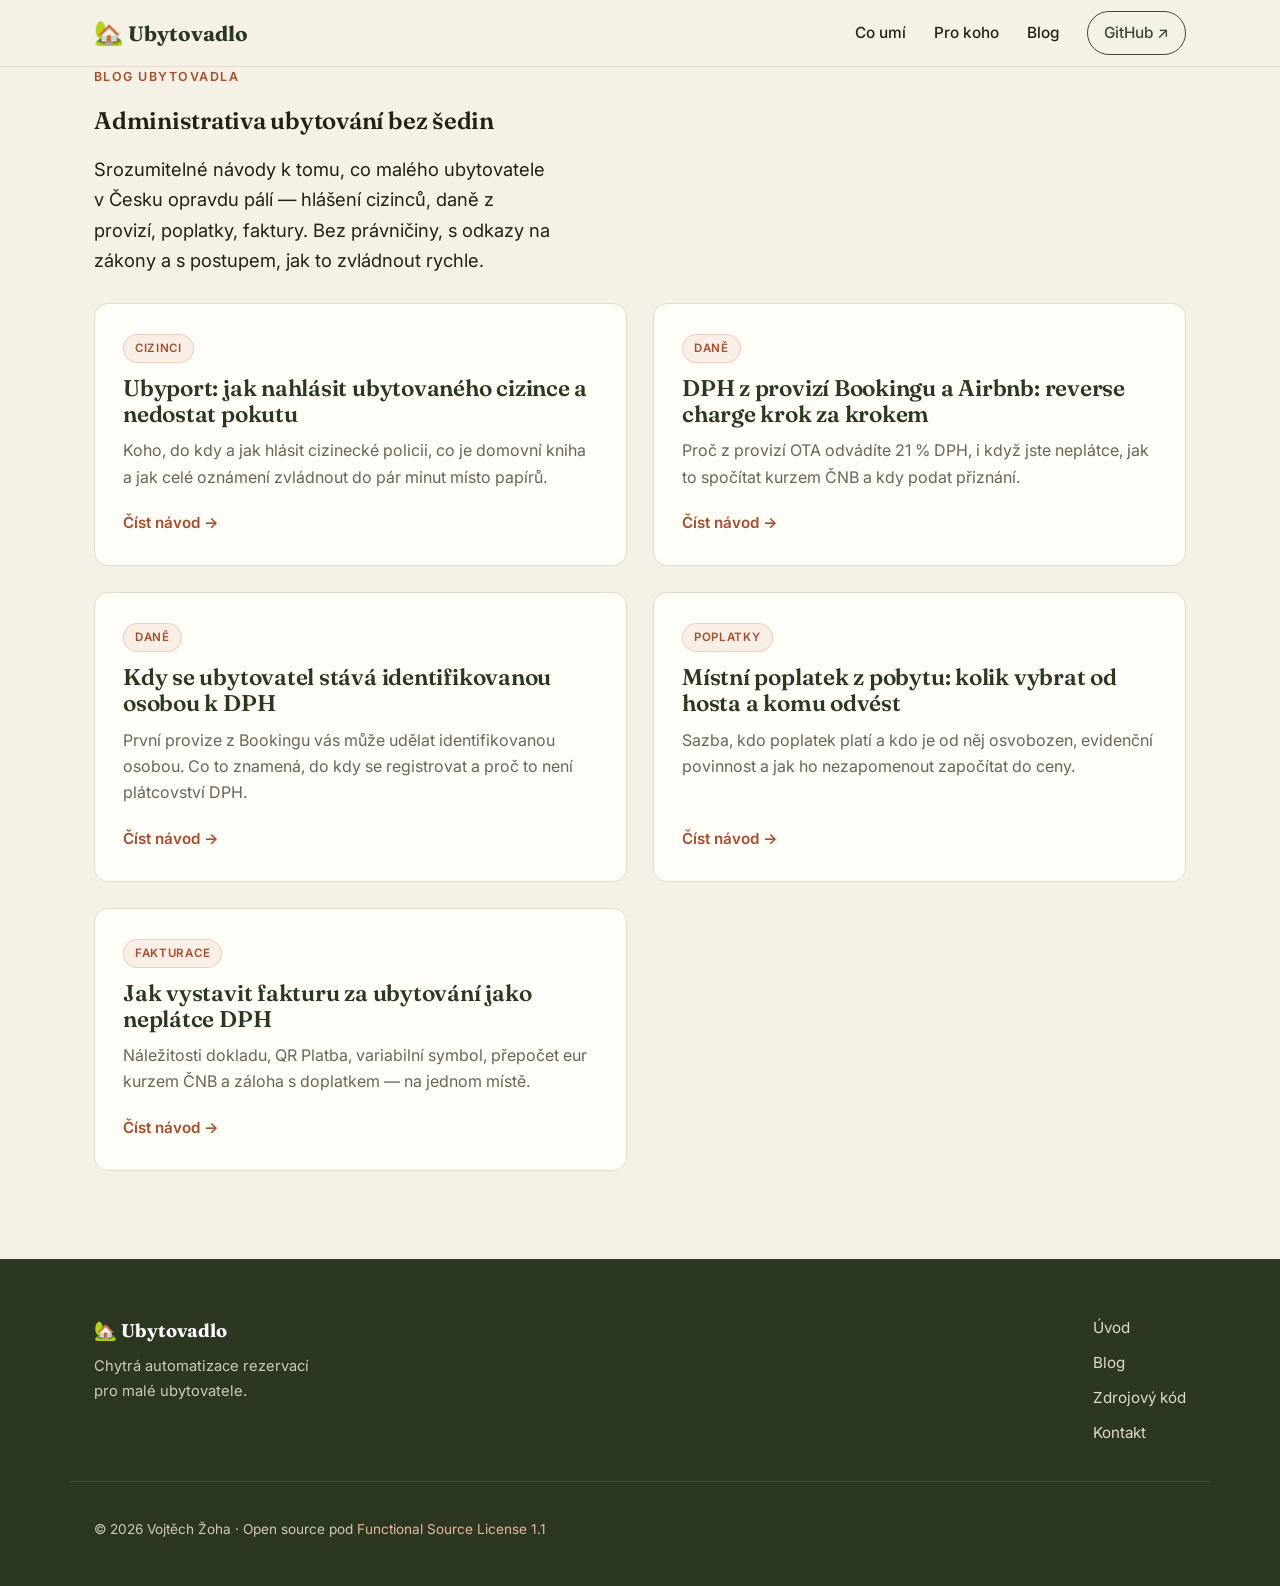
<file: blog/index.html>
<!DOCTYPE html>
<html lang="cs">
<head>
<meta charset="utf-8">
<!-- Google tag (gtag.js) -->
<script async src="https://www.googletagmanager.com/gtag/js?id=G-YQBZF70LQS"></script>
<script>
  window.dataLayer = window.dataLayer || [];
  function gtag(){dataLayer.push(arguments);}
  gtag('js', new Date());
  gtag('config', 'G-YQBZF70LQS');
</script>
<meta name="viewport" content="width=device-width, initial-scale=1">
<title>Blog — praktické návody pro malé ubytovatele | Ubytovadlo</title>
<meta name="description" content="Srozumitelné návody k administrativě malého ubytování: hlášení cizinců na Ubyport, DPH z provizí Bookingu a Airbnb, identifikovaná osoba, místní poplatek z pobytu a fakturace pro neplátce DPH.">
<meta property="og:title" content="Blog Ubytovadla — návody pro malé ubytovatele">
<meta property="og:description" content="Ubyport, DPH z provizí OTA, místní poplatek, fakturace neplátce DPH — vysvětleno srozumitelně pro provozovatele apartmánu nebo chalupy.">
<meta property="og:type" content="website">
<meta property="og:locale" content="cs_CZ">
<meta property="og:image" content="https://www.ubytovadlo.cz/assets/screenshot-dashboard.png">
<meta name="theme-color" content="#3d4a2f">
<link rel="preconnect" href="https://fonts.googleapis.com">
<link rel="preconnect" href="https://fonts.gstatic.com" crossorigin>
<link href="https://fonts.googleapis.com/css2?family=Fraunces:opsz,wght@9..144,500;9..144,600;9..144,700&family=Inter:wght@400;500;600&display=swap" rel="stylesheet">
<link rel="stylesheet" href="/assets/style.css">
<link rel="canonical" href="https://www.ubytovadlo.cz/blog/">
<script type="application/ld+json">
{
  "@context": "https://schema.org",
  "@graph": [
    {
      "@type": "Blog",
      "@id": "https://www.ubytovadlo.cz/blog/#blog",
      "url": "https://www.ubytovadlo.cz/blog/",
      "name": "Blog Ubytovadla",
      "description": "Praktické návody k administrativě malého ubytování v Česku: Ubyport, DPH z provizí OTA, identifikovaná osoba, místní poplatek z pobytu, fakturace neplátce DPH.",
      "inLanguage": "cs-CZ",
      "publisher": { "@id": "https://www.ubytovadlo.cz/#author" }
    },
    {
      "@type": "BreadcrumbList",
      "itemListElement": [
        { "@type": "ListItem", "position": 1, "name": "Ubytovadlo", "item": "https://www.ubytovadlo.cz/" },
        { "@type": "ListItem", "position": 2, "name": "Blog", "item": "https://www.ubytovadlo.cz/blog/" }
      ]
    },
    {
      "@type": "ItemList",
      "itemListElement": [
        { "@type": "ListItem", "position": 1, "url": "https://www.ubytovadlo.cz/blog/ubyport-hlaseni-cizincu/" },
        { "@type": "ListItem", "position": 2, "url": "https://www.ubytovadlo.cz/blog/dph-z-provizi-booking-airbnb/" },
        { "@type": "ListItem", "position": 3, "url": "https://www.ubytovadlo.cz/blog/kdy-jsem-identifikovana-osoba/" },
        { "@type": "ListItem", "position": 4, "url": "https://www.ubytovadlo.cz/blog/mistni-poplatek-z-pobytu/" },
        { "@type": "ListItem", "position": 5, "url": "https://www.ubytovadlo.cz/blog/faktura-ubytovani-neplatce-dph/" }
      ]
    }
  ]
}
</script>
</head>
<body>

<header class="nav">
  <div class="wrap nav-inner">
    <a class="brand" href="/">
      <span class="brand-mark">🏡</span> Ubytovadlo
    </a>
    <nav class="nav-links">
      <a href="/#co-umi">Co umí</a>
      <a href="/#pro-koho">Pro koho</a>
      <a href="/blog/">Blog</a>
      <a class="nav-cta" href="https://github.com/vzoha/ubytovadlo">GitHub ↗</a>
    </nav>
  </div>
</header>

<main>

<section class="blog-hero">
  <div class="wrap blog-hero-inner">
    <p class="eyebrow">Blog Ubytovadla</p>
    <h1>Administrativa ubytování bez šedin</h1>
    <p class="lead">Srozumitelné návody k tomu, co malého ubytovatele v Česku opravdu pálí — hlášení cizinců, daně z provizí, poplatky, faktury. Bez právničiny, s odkazy na zákony a s postupem, jak to zvládnout rychle.</p>
  </div>
</section>

<section>
  <div class="wrap">
    <div class="post-grid">

      <a class="post-card" href="/blog/ubyport-hlaseni-cizincu/">
        <div class="post-meta"><span class="tag">Cizinci</span></div>
        <h2>Ubyport: jak nahlásit ubytovaného cizince a nedostat pokutu</h2>
        <p>Koho, do kdy a jak hlásit cizinecké policii, co je domovní kniha a jak celé oznámení zvládnout do pár minut místo papírů.</p>
        <span class="post-more">Číst návod →</span>
      </a>

      <a class="post-card" href="/blog/dph-z-provizi-booking-airbnb/">
        <div class="post-meta"><span class="tag">Daně</span></div>
        <h2>DPH z provizí Bookingu a Airbnb: reverse charge krok za krokem</h2>
        <p>Proč z provizí OTA odvádíte 21 % DPH, i když jste neplátce, jak to spočítat kurzem ČNB a kdy podat přiznání.</p>
        <span class="post-more">Číst návod →</span>
      </a>

      <a class="post-card" href="/blog/kdy-jsem-identifikovana-osoba/">
        <div class="post-meta"><span class="tag">Daně</span></div>
        <h2>Kdy se ubytovatel stává identifikovanou osobou k DPH</h2>
        <p>První provize z Bookingu vás může udělat identifikovanou osobou. Co to znamená, do kdy se registrovat a proč to není plátcovství DPH.</p>
        <span class="post-more">Číst návod →</span>
      </a>

      <a class="post-card" href="/blog/mistni-poplatek-z-pobytu/">
        <div class="post-meta"><span class="tag">Poplatky</span></div>
        <h2>Místní poplatek z pobytu: kolik vybrat od hosta a komu odvést</h2>
        <p>Sazba, kdo poplatek platí a kdo je od něj osvobozen, evidenční povinnost a jak ho nezapomenout započítat do ceny.</p>
        <span class="post-more">Číst návod →</span>
      </a>

      <a class="post-card" href="/blog/faktura-ubytovani-neplatce-dph/">
        <div class="post-meta"><span class="tag">Fakturace</span></div>
        <h2>Jak vystavit fakturu za ubytování jako neplátce DPH</h2>
        <p>Náležitosti dokladu, QR Platba, variabilní symbol, přepočet eur kurzem ČNB a záloha s doplatkem — na jednom místě.</p>
        <span class="post-more">Číst návod →</span>
      </a>

    </div>
  </div>
</section>

</main>

<footer class="footer">
  <div class="wrap footer-inner">
    <div class="footer-brand">
      <span class="brand-mark">🏡</span> <strong>Ubytovadlo</strong>
      <p>Chytrá automatizace rezervací pro&nbsp;malé ubytovatele.</p>
    </div>
    <nav class="footer-links">
      <a href="/">Úvod</a>
      <a href="/blog/">Blog</a>
      <a href="https://github.com/vzoha/ubytovadlo">Zdrojový kód</a>
      <a href="mailto:vzoha@volny.cz">Kontakt</a>
    </nav>
  </div>
  <div class="wrap footer-legal">
    <p>© 2026 Vojtěch Žoha · Open source pod <a href="https://github.com/vzoha/ubytovadlo/blob/main/LICENSE.md">Functional Source License 1.1</a></p>
  </div>
</footer>

<script>
  document.addEventListener('click', function (e) {
    var a = e.target.closest('a[href*="github.com"]');
    if (a && typeof gtag === 'function') {
      gtag('event', 'github_click', { link_url: a.href });
    }
  });
</script>
</body>
</html>
</file>
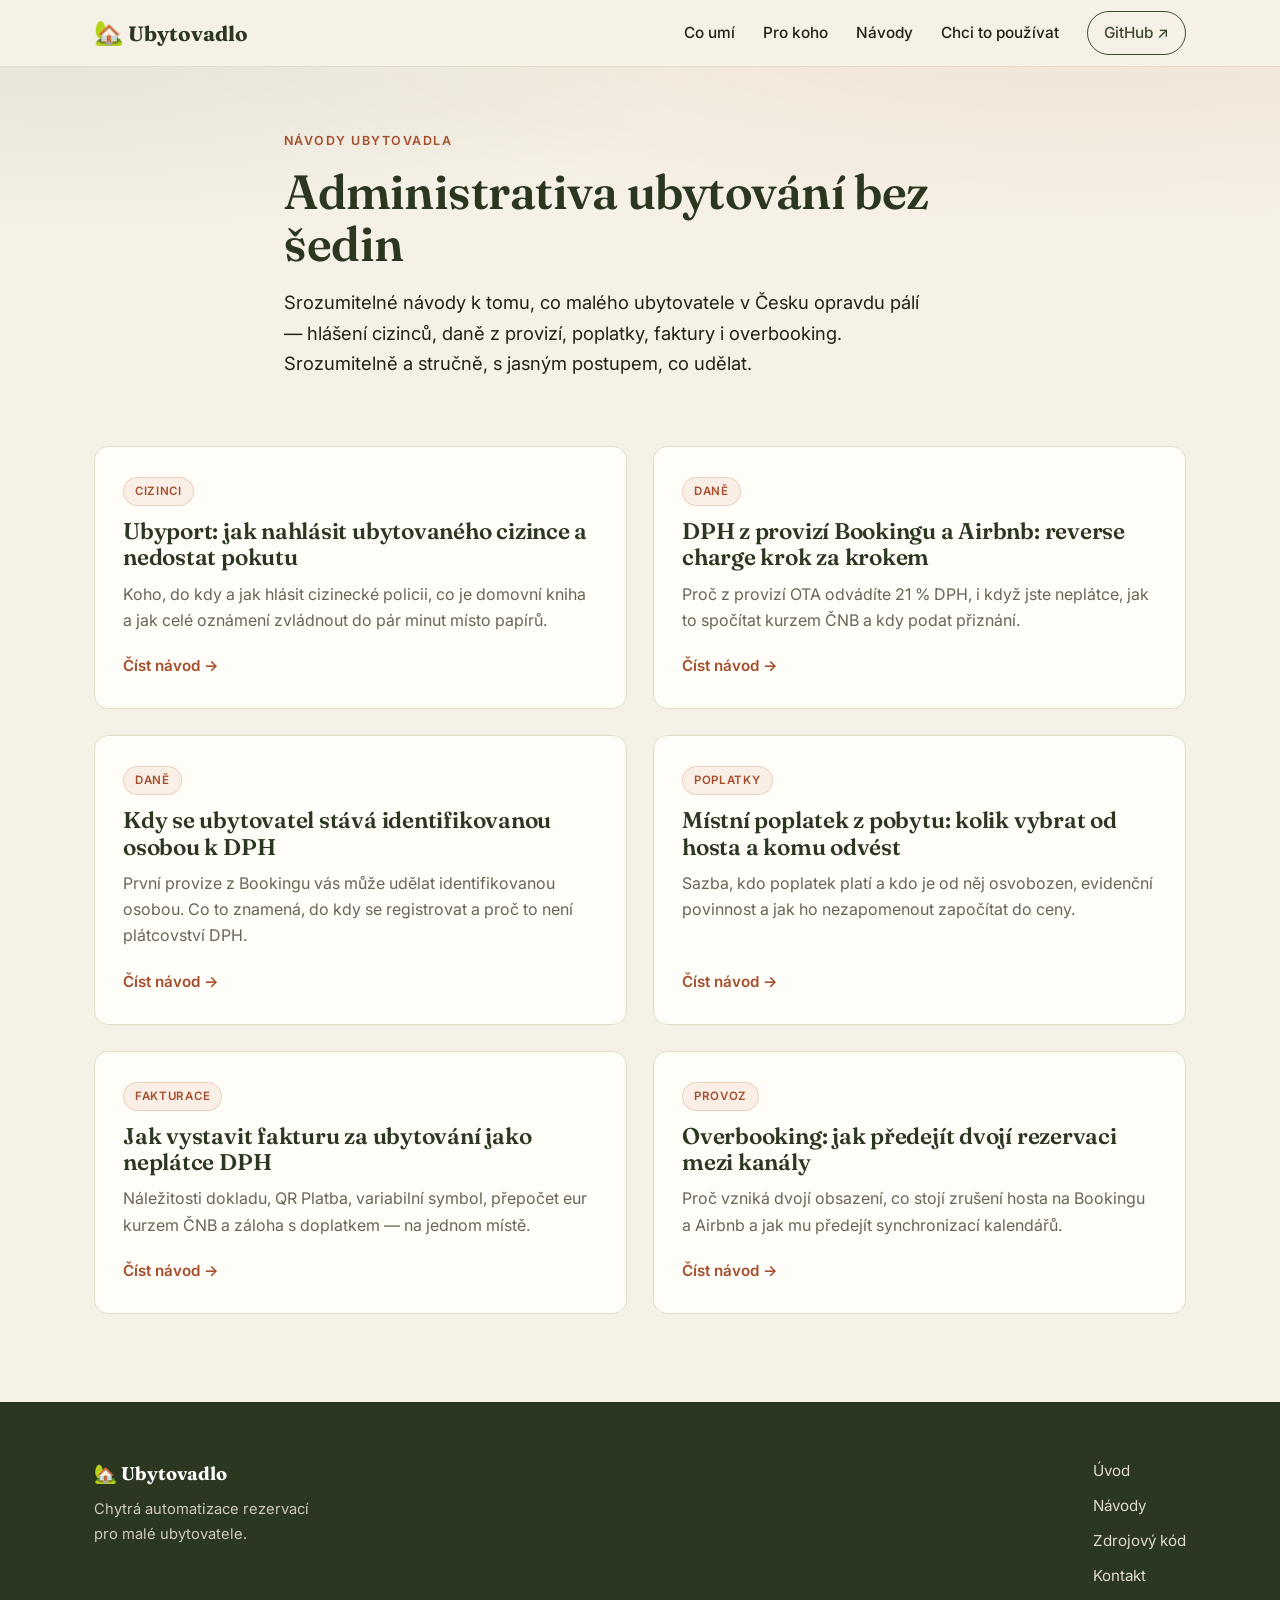
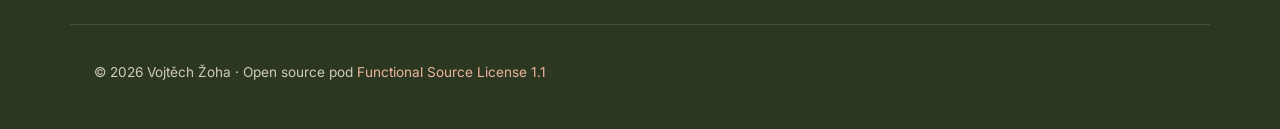
<file: navody/index.html>
<!DOCTYPE html>
<html lang="cs">
<head>
<meta charset="utf-8">
<!-- Google tag (gtag.js) -->
<script async src="https://www.googletagmanager.com/gtag/js?id=G-YQBZF70LQS"></script>
<script>
  window.dataLayer = window.dataLayer || [];
  function gtag(){dataLayer.push(arguments);}
  gtag('js', new Date());
  gtag('config', 'G-YQBZF70LQS');
</script>
<meta name="viewport" content="width=device-width, initial-scale=1">
<title>Návody pro malé ubytovatele — daně, Ubyport, poplatky | Ubytovadlo</title>
<meta name="description" content="Srozumitelné návody k administrativě malého ubytování: hlášení cizinců na Ubyport, DPH z provizí Bookingu a Airbnb, identifikovaná osoba, místní poplatek z pobytu, overbooking a fakturace pro neplátce DPH.">
<meta property="og:title" content="Návody Ubytovadla pro malé ubytovatele">
<meta property="og:description" content="Ubyport, DPH z provizí OTA, místní poplatek, fakturace neplátce DPH — vysvětleno srozumitelně pro provozovatele apartmánu nebo chalupy.">
<meta property="og:type" content="website">
<meta property="og:locale" content="cs_CZ">
<meta property="og:image" content="https://www.ubytovadlo.cz/assets/screenshot-dashboard.png">
<meta name="theme-color" content="#3d4a2f">
<link rel="preconnect" href="https://fonts.googleapis.com">
<link rel="preconnect" href="https://fonts.gstatic.com" crossorigin>
<link href="https://fonts.googleapis.com/css2?family=Fraunces:opsz,wght@9..144,500;9..144,600;9..144,700&family=Inter:wght@400;500;600&display=swap" rel="stylesheet">
<link rel="stylesheet" href="/assets/style.css">
<link rel="canonical" href="https://www.ubytovadlo.cz/navody/">
<script type="application/ld+json">
{
  "@context": "https://schema.org",
  "@graph": [
    {
      "@type": "Blog",
      "@id": "https://www.ubytovadlo.cz/navody/#navody",
      "url": "https://www.ubytovadlo.cz/navody/",
      "name": "Návody Ubytovadla",
      "description": "Praktické návody k administrativě malého ubytování v Česku: Ubyport, DPH z provizí OTA, identifikovaná osoba, místní poplatek z pobytu, fakturace neplátce DPH.",
      "inLanguage": "cs-CZ",
      "publisher": { "@id": "https://www.ubytovadlo.cz/#author" }
    },
    {
      "@type": "BreadcrumbList",
      "itemListElement": [
        { "@type": "ListItem", "position": 1, "name": "Ubytovadlo", "item": "https://www.ubytovadlo.cz/" },
        { "@type": "ListItem", "position": 2, "name": "Návody", "item": "https://www.ubytovadlo.cz/navody/" }
      ]
    },
    {
      "@type": "ItemList",
      "itemListElement": [
        { "@type": "ListItem", "position": 1, "url": "https://www.ubytovadlo.cz/navody/ubyport-hlaseni-cizincu/" },
        { "@type": "ListItem", "position": 2, "url": "https://www.ubytovadlo.cz/navody/dph-z-provizi-booking-airbnb/" },
        { "@type": "ListItem", "position": 3, "url": "https://www.ubytovadlo.cz/navody/kdy-jsem-identifikovana-osoba/" },
        { "@type": "ListItem", "position": 4, "url": "https://www.ubytovadlo.cz/navody/mistni-poplatek-z-pobytu/" },
        { "@type": "ListItem", "position": 5, "url": "https://www.ubytovadlo.cz/navody/faktura-ubytovani-neplatce-dph/" },
        { "@type": "ListItem", "position": 6, "url": "https://www.ubytovadlo.cz/navody/overbooking-dvoji-rezervace/" }
      ]
    }
  ]
}
</script>
</head>
<body>

<header class="nav">
  <div class="wrap nav-inner">
    <a class="brand" href="/">
      <span class="brand-mark">🏡</span> Ubytovadlo
    </a>
    <button class="nav-toggle" type="button" aria-label="Otevřít menu" aria-controls="nav-menu" aria-expanded="false"><span></span><span></span><span></span></button>
    <nav class="nav-links" id="nav-menu">
      <a href="/#co-umi">Co umí</a>
      <a href="/#pro-koho">Pro koho</a>
      <a href="/navody/">Návody</a>
      <a href="/#pouzivat">Chci to používat</a>
      <a class="nav-cta" href="https://github.com/vzoha/ubytovadlo">GitHub ↗</a>
    </nav>
  </div>
</header>

<main>

<section class="guides-hero">
  <div class="wrap guides-hero-inner">
    <p class="eyebrow">Návody Ubytovadla</p>
    <h1>Administrativa ubytování bez šedin</h1>
    <p class="lead">Srozumitelné návody k tomu, co malého ubytovatele v Česku opravdu pálí — hlášení cizinců, daně z provizí, poplatky, faktury i overbooking. Srozumitelně a stručně, s jasným postupem, co udělat.</p>
  </div>
</section>

<section>
  <div class="wrap">
    <div class="post-grid">

      <a class="post-card" href="/navody/ubyport-hlaseni-cizincu/">
        <div class="post-meta"><span class="tag">Cizinci</span></div>
        <h2>Ubyport: jak nahlásit ubytovaného cizince a nedostat pokutu</h2>
        <p>Koho, do kdy a jak hlásit cizinecké policii, co je domovní kniha a jak celé oznámení zvládnout do pár minut místo papírů.</p>
        <span class="post-more">Číst návod →</span>
      </a>

      <a class="post-card" href="/navody/dph-z-provizi-booking-airbnb/">
        <div class="post-meta"><span class="tag">Daně</span></div>
        <h2>DPH z provizí Bookingu a Airbnb: reverse charge krok za krokem</h2>
        <p>Proč z provizí OTA odvádíte 21 % DPH, i když jste neplátce, jak to spočítat kurzem ČNB a kdy podat přiznání.</p>
        <span class="post-more">Číst návod →</span>
      </a>

      <a class="post-card" href="/navody/kdy-jsem-identifikovana-osoba/">
        <div class="post-meta"><span class="tag">Daně</span></div>
        <h2>Kdy se ubytovatel stává identifikovanou osobou k DPH</h2>
        <p>První provize z Bookingu vás může udělat identifikovanou osobou. Co to znamená, do kdy se registrovat a proč to není plátcovství DPH.</p>
        <span class="post-more">Číst návod →</span>
      </a>

      <a class="post-card" href="/navody/mistni-poplatek-z-pobytu/">
        <div class="post-meta"><span class="tag">Poplatky</span></div>
        <h2>Místní poplatek z pobytu: kolik vybrat od hosta a komu odvést</h2>
        <p>Sazba, kdo poplatek platí a kdo je od něj osvobozen, evidenční povinnost a jak ho nezapomenout započítat do ceny.</p>
        <span class="post-more">Číst návod →</span>
      </a>

      <a class="post-card" href="/navody/faktura-ubytovani-neplatce-dph/">
        <div class="post-meta"><span class="tag">Fakturace</span></div>
        <h2>Jak vystavit fakturu za ubytování jako neplátce DPH</h2>
        <p>Náležitosti dokladu, QR Platba, variabilní symbol, přepočet eur kurzem ČNB a záloha s doplatkem — na jednom místě.</p>
        <span class="post-more">Číst návod →</span>
      </a>

      <a class="post-card" href="/navody/overbooking-dvoji-rezervace/">
        <div class="post-meta"><span class="tag">Provoz</span></div>
        <h2>Overbooking: jak předejít dvojí rezervaci mezi kanály</h2>
        <p>Proč vzniká dvojí obsazení, co stojí zrušení hosta na Bookingu a Airbnb a jak mu předejít synchronizací kalendářů.</p>
        <span class="post-more">Číst návod →</span>
      </a>

    </div>
  </div>
</section>

</main>

<footer class="footer">
  <div class="wrap footer-inner">
    <div class="footer-brand">
      <span class="brand-mark">🏡</span> <strong>Ubytovadlo</strong>
      <p>Chytrá automatizace rezervací pro&nbsp;malé ubytovatele.</p>
    </div>
    <nav class="footer-links">
      <a href="/">Úvod</a>
      <a href="/navody/">Návody</a>
      <a href="https://github.com/vzoha/ubytovadlo">Zdrojový kód</a>
      <a href="mailto:vzoha@volny.cz">Kontakt</a>
    </nav>
  </div>
  <div class="wrap footer-legal">
    <p>© 2026 Vojtěch Žoha · Open source pod <a href="https://github.com/vzoha/ubytovadlo/blob/main/LICENSE.md">Functional Source License 1.1</a></p>
  </div>
</footer>

<script>
  document.addEventListener('click', function (e) {
    var a = e.target.closest('a[href*="github.com"]');
    if (a && typeof gtag === 'function') {
      gtag('event', 'github_click', { link_url: a.href });
    }
  });
</script>
<script src="/assets/nav.js" defer></script>
</body>
</html>
</file>
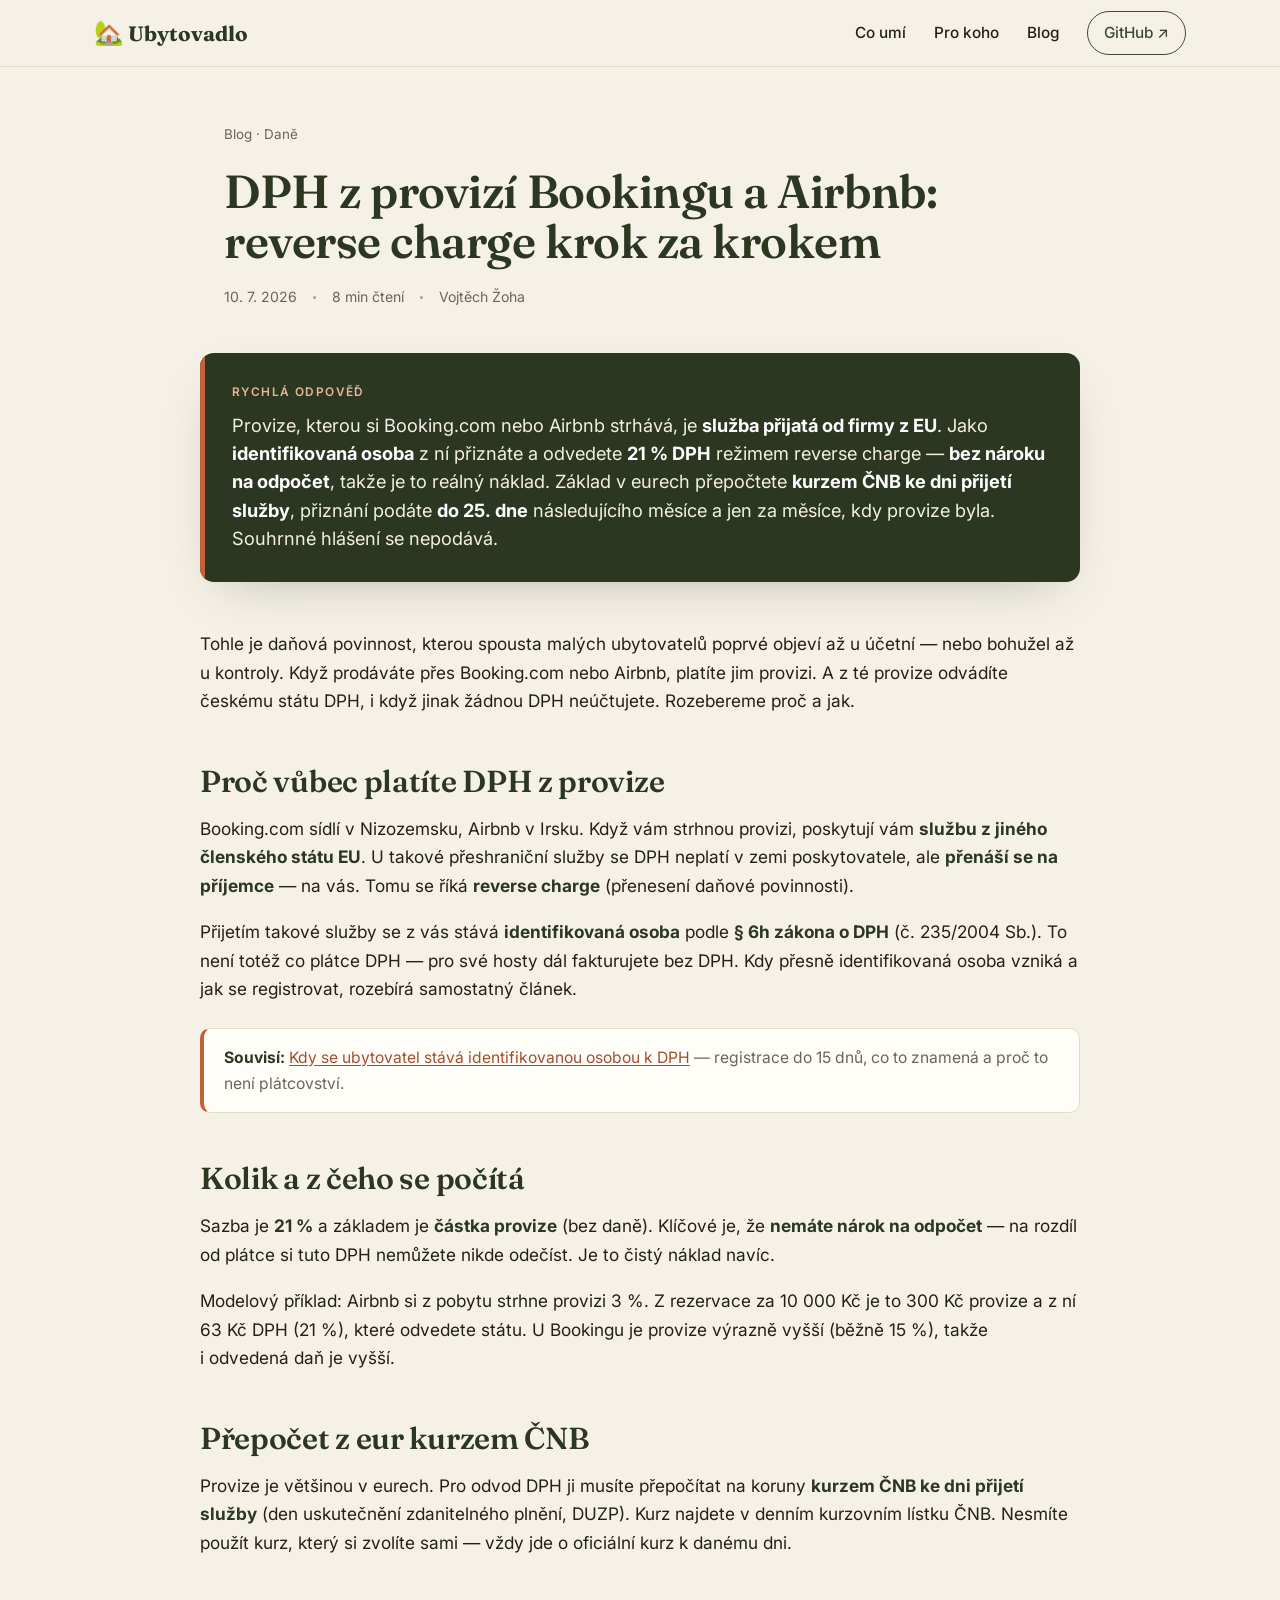
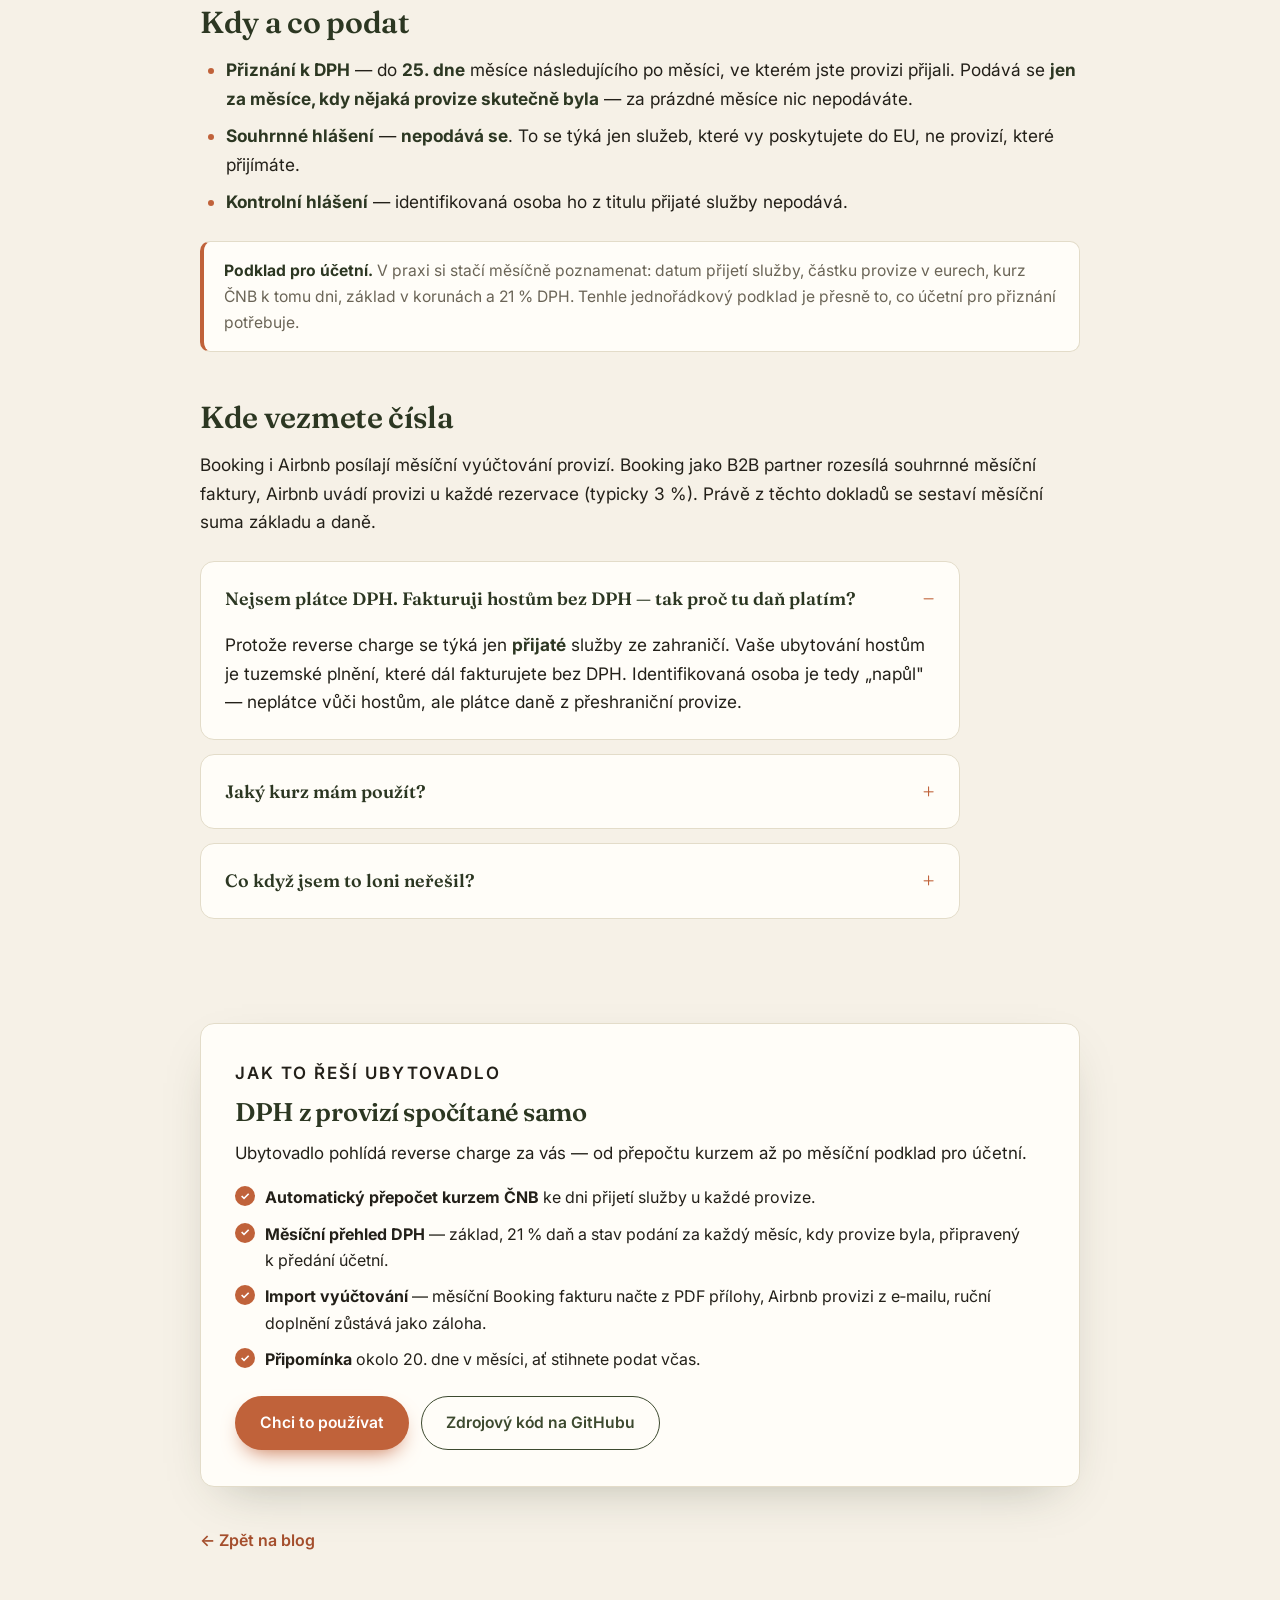
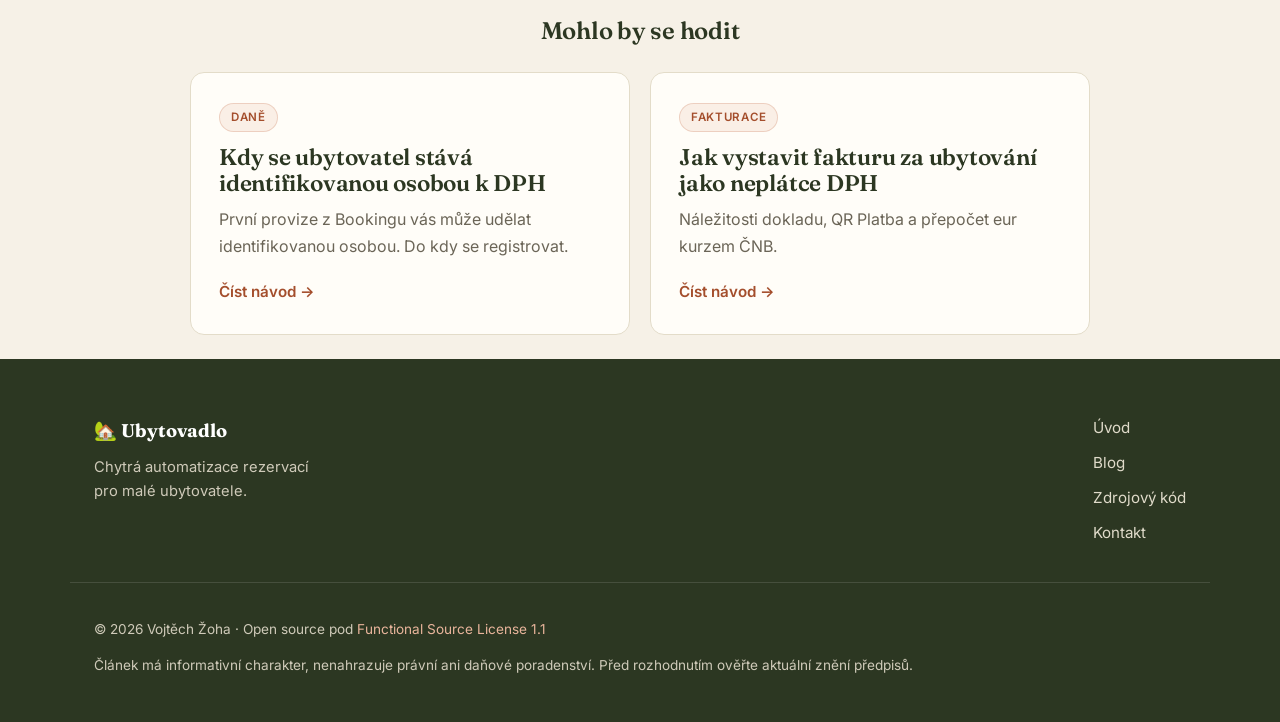
<file: blog/dph-z-provizi-booking-airbnb/index.html>
<!DOCTYPE html>
<html lang="cs">
<head>
<meta charset="utf-8">
<!-- Google tag (gtag.js) -->
<script async src="https://www.googletagmanager.com/gtag/js?id=G-YQBZF70LQS"></script>
<script>
  window.dataLayer = window.dataLayer || [];
  function gtag(){dataLayer.push(arguments);}
  gtag('js', new Date());
  gtag('config', 'G-YQBZF70LQS');
</script>
<meta name="viewport" content="width=device-width, initial-scale=1">
<title>DPH z provizí Bookingu a Airbnb: reverse charge krok za krokem | Ubytovadlo</title>
<meta name="description" content="Z provizí Booking.com a Airbnb odvádí identifikovaná osoba 21 % DPH režimem reverse charge, bez nároku na odpočet. Jak základ přepočítat kurzem ČNB, do kdy podat přiznání a proč se nepodává souhrnné hlášení.">
<meta property="og:title" content="DPH z provizí Bookingu a Airbnb: reverse charge krok za krokem">
<meta property="og:description" content="Proč z provizí OTA platíte 21 % DPH i jako neplátce, jak to spočítat a kdy podat přiznání.">
<meta property="og:type" content="article">
<meta property="og:locale" content="cs_CZ">
<meta property="og:image" content="https://www.ubytovadlo.cz/assets/screenshot-dph.png">
<meta name="theme-color" content="#3d4a2f">
<link rel="preconnect" href="https://fonts.googleapis.com">
<link rel="preconnect" href="https://fonts.gstatic.com" crossorigin>
<link href="https://fonts.googleapis.com/css2?family=Fraunces:opsz,wght@9..144,500;9..144,600;9..144,700&family=Inter:wght@400;500;600&display=swap" rel="stylesheet">
<link rel="stylesheet" href="/assets/style.css">
<link rel="canonical" href="https://www.ubytovadlo.cz/blog/dph-z-provizi-booking-airbnb/">
<script type="application/ld+json">
{
  "@context": "https://schema.org",
  "@graph": [
    {
      "@type": "Article",
      "@id": "https://www.ubytovadlo.cz/blog/dph-z-provizi-booking-airbnb/#article",
      "headline": "DPH z provizí Bookingu a Airbnb: reverse charge krok za krokem",
      "description": "Z provizí Booking.com a Airbnb odvádí identifikovaná osoba 21 % DPH režimem reverse charge bez nároku na odpočet. Přepočet kurzem ČNB, přiznání do 25. dne, žádné souhrnné hlášení.",
      "inLanguage": "cs-CZ",
      "datePublished": "2026-07-10",
      "dateModified": "2026-07-10",
      "image": "https://www.ubytovadlo.cz/assets/screenshot-dph.png",
      "articleSection": "Daně",
      "author": { "@id": "https://www.ubytovadlo.cz/#author" },
      "publisher": { "@id": "https://www.ubytovadlo.cz/#author" },
      "mainEntityOfPage": "https://www.ubytovadlo.cz/blog/dph-z-provizi-booking-airbnb/",
      "about": [
        { "@type": "Thing", "name": "DPH reverse charge" },
        { "@type": "Thing", "name": "Identifikovaná osoba" },
        { "@type": "Thing", "name": "Provize Booking.com a Airbnb" }
      ],
      "speakable": { "@type": "SpeakableSpecification", "cssSelector": [".answer"] }
    },
    {
      "@type": "BreadcrumbList",
      "itemListElement": [
        { "@type": "ListItem", "position": 1, "name": "Ubytovadlo", "item": "https://www.ubytovadlo.cz/" },
        { "@type": "ListItem", "position": 2, "name": "Blog", "item": "https://www.ubytovadlo.cz/blog/" },
        { "@type": "ListItem", "position": 3, "name": "DPH z provizí Bookingu a Airbnb", "item": "https://www.ubytovadlo.cz/blog/dph-z-provizi-booking-airbnb/" }
      ]
    },
    {
      "@type": "FAQPage",
      "inLanguage": "cs-CZ",
      "mainEntity": [
        {
          "@type": "Question",
          "name": "Musím odvádět DPH z provize Bookingu, i když nejsem plátce?",
          "acceptedAnswer": {
            "@type": "Answer",
            "text": "Ano. Provize Booking.com a Airbnb je služba přijatá od firmy z jiného státu EU. Jako identifikovaná osoba z ní přiznáte a odvedete 21 % DPH režimem reverse charge, ačkoli pro tuzemská plnění zůstáváte neplátcem."
          }
        },
        {
          "@type": "Question",
          "name": "Mám z odvedené DPH nárok na odpočet?",
          "acceptedAnswer": {
            "@type": "Answer",
            "text": "Ne. Identifikovaná osoba nemá nárok na odpočet daně na vstupu. DPH z provize je pro ni reálný náklad."
          }
        },
        {
          "@type": "Question",
          "name": "Do kdy podat přiznání a jakým kurzem přepočítat provizi?",
          "acceptedAnswer": {
            "@type": "Answer",
            "text": "Přiznání k DPH se podává do 25. dne následujícího měsíce, a to jen za měsíce, ve kterých byla služba přijata. Provizi v eurech přepočtete kurzem ČNB ke dni přijetí služby."
          }
        },
        {
          "@type": "Question",
          "name": "Podává se u přijatých provizí souhrnné hlášení?",
          "acceptedAnswer": {
            "@type": "Answer",
            "text": "Ne. Souhrnné hlášení se podává jen u služeb poskytnutých do jiného členského státu EU, ne u přijatých provizí."
          }
        }
      ]
    }
  ]
}
</script>
</head>
<body>

<header class="nav">
  <div class="wrap nav-inner">
    <a class="brand" href="/"><span class="brand-mark">🏡</span> Ubytovadlo</a>
    <nav class="nav-links">
      <a href="/#co-umi">Co umí</a>
      <a href="/#pro-koho">Pro koho</a>
      <a href="/blog/">Blog</a>
      <a class="nav-cta" href="https://github.com/vzoha/ubytovadlo">GitHub ↗</a>
    </nav>
  </div>
</header>

<main>

<article>
  <header class="article-head">
    <div class="wrap article-head-inner">
      <p class="crumbs"><a href="/blog/">Blog</a> · Daně</p>
      <h1>DPH z provizí Bookingu a Airbnb: reverse charge krok za krokem</h1>
      <div class="article-meta">
        <span>10.&nbsp;7.&nbsp;2026</span><span class="dot"></span>
        <span>8 min čtení</span><span class="dot"></span>
        <span>Vojtěch Žoha</span>
      </div>
    </div>
  </header>

  <div class="wrap">
    <aside class="answer">
      <p class="answer-label">Rychlá odpověď</p>
      <p>Provize, kterou si Booking.com nebo Airbnb strhává, je <strong>služba přijatá od firmy z EU</strong>. Jako <strong>identifikovaná osoba</strong> z ní přiznáte a odvedete <strong>21&nbsp;% DPH</strong> režimem reverse charge — <strong>bez nároku na odpočet</strong>, takže je to reálný náklad. Základ v eurech přepočtete <strong>kurzem ČNB ke dni přijetí služby</strong>, přiznání podáte <strong>do 25.&nbsp;dne</strong> následujícího měsíce a jen za měsíce, kdy provize byla. Souhrnné hlášení se nepodává.</p>
    </aside>
  </div>

  <div class="wrap">
    <div class="prose">

      <p>Tohle je daňová povinnost, kterou spousta malých ubytovatelů poprvé objeví až u účetní — nebo bohužel až u kontroly. Když prodáváte přes Booking.com nebo Airbnb, platíte jim provizi. A z té provize odvádíte českému státu DPH, i&nbsp;když jinak žádnou DPH neúčtujete. Rozebereme proč a jak.</p>

      <h2>Proč vůbec platíte DPH z provize</h2>
      <p>Booking.com sídlí v&nbsp;Nizozemsku, Airbnb v&nbsp;Irsku. Když vám strhnou provizi, poskytují vám <strong>službu z&nbsp;jiného členského státu EU</strong>. U&nbsp;takové přeshraniční služby se DPH neplatí v&nbsp;zemi poskytovatele, ale <strong>přenáší se na příjemce</strong> — na vás. Tomu se říká <strong>reverse charge</strong> (přenesení daňové povinnosti).</p>
      <p>Přijetím takové služby se z&nbsp;vás stává <strong>identifikovaná osoba</strong> podle <strong>§&nbsp;6h zákona o DPH</strong> (č.&nbsp;235/2004&nbsp;Sb.). To není totéž co plátce DPH — pro své hosty dál fakturujete bez DPH. Kdy přesně identifikovaná osoba vzniká a jak se registrovat, rozebírá samostatný článek.</p>

      <div class="note">
        <strong>Souvisí:</strong> <a href="/blog/kdy-jsem-identifikovana-osoba/">Kdy se ubytovatel stává identifikovanou osobou k&nbsp;DPH</a> — registrace do 15&nbsp;dnů, co to znamená a proč to není plátcovství.
      </div>

      <h2>Kolik a z čeho se počítá</h2>
      <p>Sazba je <strong>21&nbsp;%</strong> a základem je <strong>částka provize</strong> (bez daně). Klíčové je, že <strong>nemáte nárok na odpočet</strong> — na rozdíl od plátce si tuto DPH nemůžete nikde odečíst. Je to čistý náklad navíc.</p>
      <p>Modelový příklad: Airbnb si z&nbsp;pobytu strhne provizi 3&nbsp;%. Z&nbsp;rezervace za 10&nbsp;000&nbsp;Kč je to 300&nbsp;Kč provize a z&nbsp;ní 63&nbsp;Kč DPH (21&nbsp;%), které odvedete státu. U&nbsp;Bookingu je provize výrazně vyšší (běžně 15&nbsp;%), takže i&nbsp;odvedená daň je vyšší.</p>

      <h2>Přepočet z eur kurzem ČNB</h2>
      <p>Provize je většinou v&nbsp;eurech. Pro odvod DPH ji musíte přepočítat na koruny <strong>kurzem ČNB ke dni přijetí služby</strong> (den uskutečnění zdanitelného plnění, DUZP). Kurz najdete v&nbsp;denním kurzovním lístku ČNB. Nesmíte použít kurz, který si zvolíte sami — vždy jde o&nbsp;oficiální kurz k&nbsp;danému dni.</p>

      <h2>Kdy a co podat</h2>
      <ul>
        <li><strong>Přiznání k&nbsp;DPH</strong> — do <strong>25.&nbsp;dne</strong> měsíce následujícího po měsíci, ve kterém jste provizi přijali. Podává se <strong>jen za měsíce, kdy nějaká provize skutečně byla</strong> — za prázdné měsíce nic nepodáváte.</li>
        <li><strong>Souhrnné hlášení</strong> — <strong>nepodává se</strong>. To se týká jen služeb, které vy poskytujete do EU, ne provizí, které přijímáte.</li>
        <li><strong>Kontrolní hlášení</strong> — identifikovaná osoba ho z&nbsp;titulu přijaté služby nepodává.</li>
      </ul>

      <div class="note">
        <strong>Podklad pro účetní.</strong> V&nbsp;praxi si stačí měsíčně poznamenat: datum přijetí služby, částku provize v&nbsp;eurech, kurz ČNB k&nbsp;tomu dni, základ v&nbsp;korunách a 21&nbsp;% DPH. Tenhle jednořádkový podklad je přesně to, co účetní pro přiznání potřebuje.
      </div>

      <h2>Kde vezmete čísla</h2>
      <p>Booking i&nbsp;Airbnb posílají měsíční vyúčtování provizí. Booking jako B2B partner rozesílá souhrnné měsíční faktury, Airbnb uvádí provizi u&nbsp;každé rezervace (typicky 3&nbsp;%). Právě z&nbsp;těchto dokladů se sestaví měsíční suma základu a daně.</p>

      <div class="faq-list">
        <details class="faq-item" open>
          <summary>Nejsem plátce DPH. Fakturuji hostům bez DPH — tak proč tu daň platím?</summary>
          <p>Protože reverse charge se týká jen <strong>přijaté</strong> služby ze zahraničí. Vaše ubytování hostům je tuzemské plnění, které dál fakturujete bez DPH. Identifikovaná osoba je tedy „napůl" — neplátce vůči hostům, ale plátce daně z&nbsp;přeshraniční provize.</p>
        </details>
        <details class="faq-item">
          <summary>Jaký kurz mám použít?</summary>
          <p>Kurz ČNB ke dni přijetí služby (DUZP). Ne kurz banky ani vlastní odhad — vždy oficiální denní kurz ČNB.</p>
        </details>
        <details class="faq-item">
          <summary>Co když jsem to loni neřešil?</summary>
          <p>Doporučujeme obrátit se na účetní — dodatečná přiznání i&nbsp;registrace se dají dořešit, čím dřív tím lépe. Tento článek je informativní, nenahrazuje daňové poradenství.</p>
        </details>
      </div>

    </div>
  </div>

  <div class="wrap">
    <section class="solves">
      <p class="eyebrow">Jak to řeší Ubytovadlo</p>
      <h2>DPH z provizí spočítané samo</h2>
      <p>Ubytovadlo pohlídá reverse charge za vás — od přepočtu kurzem až po měsíční podklad pro účetní.</p>
      <ul>
        <li><strong>Automatický přepočet kurzem ČNB</strong> ke dni přijetí služby u&nbsp;každé provize.</li>
        <li><strong>Měsíční přehled DPH</strong> — základ, 21&nbsp;% daň a stav podání za každý měsíc, kdy provize byla, připravený k&nbsp;předání účetní.</li>
        <li><strong>Import vyúčtování</strong> — měsíční Booking fakturu načte z&nbsp;PDF přílohy, Airbnb provizi z&nbsp;e‑mailu, ruční doplnění zůstává jako záloha.</li>
        <li><strong>Připomínka</strong> okolo 20.&nbsp;dne v&nbsp;měsíci, ať stihnete podat včas.</li>
      </ul>
      <div class="solves-actions">
        <a class="btn btn-primary" href="/#pouzivat">Chci to používat</a>
        <a class="btn btn-ghost" href="https://github.com/vzoha/ubytovadlo">Zdrojový kód na GitHubu</a>
      </div>
    </section>
  </div>

  <div class="wrap">
    <p class="article-back"><a href="/blog/">← Zpět na blog</a></p>
  </div>
</article>

<section class="related">
  <div class="wrap">
    <h2>Mohlo by se hodit</h2>
    <div class="related-grid">
      <a class="post-card" href="/blog/kdy-jsem-identifikovana-osoba/">
        <div class="post-meta"><span class="tag">Daně</span></div>
        <h2>Kdy se ubytovatel stává identifikovanou osobou k DPH</h2>
        <p>První provize z Bookingu vás může udělat identifikovanou osobou. Do kdy se registrovat.</p>
        <span class="post-more">Číst návod →</span>
      </a>
      <a class="post-card" href="/blog/faktura-ubytovani-neplatce-dph/">
        <div class="post-meta"><span class="tag">Fakturace</span></div>
        <h2>Jak vystavit fakturu za ubytování jako neplátce DPH</h2>
        <p>Náležitosti dokladu, QR Platba a přepočet eur kurzem ČNB.</p>
        <span class="post-more">Číst návod →</span>
      </a>
    </div>
  </div>
</section>

</main>

<footer class="footer">
  <div class="wrap footer-inner">
    <div class="footer-brand">
      <span class="brand-mark">🏡</span> <strong>Ubytovadlo</strong>
      <p>Chytrá automatizace rezervací pro&nbsp;malé ubytovatele.</p>
    </div>
    <nav class="footer-links">
      <a href="/">Úvod</a>
      <a href="/blog/">Blog</a>
      <a href="https://github.com/vzoha/ubytovadlo">Zdrojový kód</a>
      <a href="mailto:vzoha@volny.cz">Kontakt</a>
    </nav>
  </div>
  <div class="wrap footer-legal">
    <p>© 2026 Vojtěch Žoha · Open source pod <a href="https://github.com/vzoha/ubytovadlo/blob/main/LICENSE.md">Functional Source License 1.1</a></p>
    <p style="margin-top:10px">Článek má informativní charakter, nenahrazuje právní ani daňové poradenství. Před rozhodnutím ověřte aktuální znění předpisů.</p>
  </div>
</footer>

<script>
  document.addEventListener('click', function (e) {
    var a = e.target.closest('a[href*="github.com"]');
    if (a && typeof gtag === 'function') {
      gtag('event', 'github_click', { link_url: a.href });
    }
  });
</script>
</body>
</html>
</file>
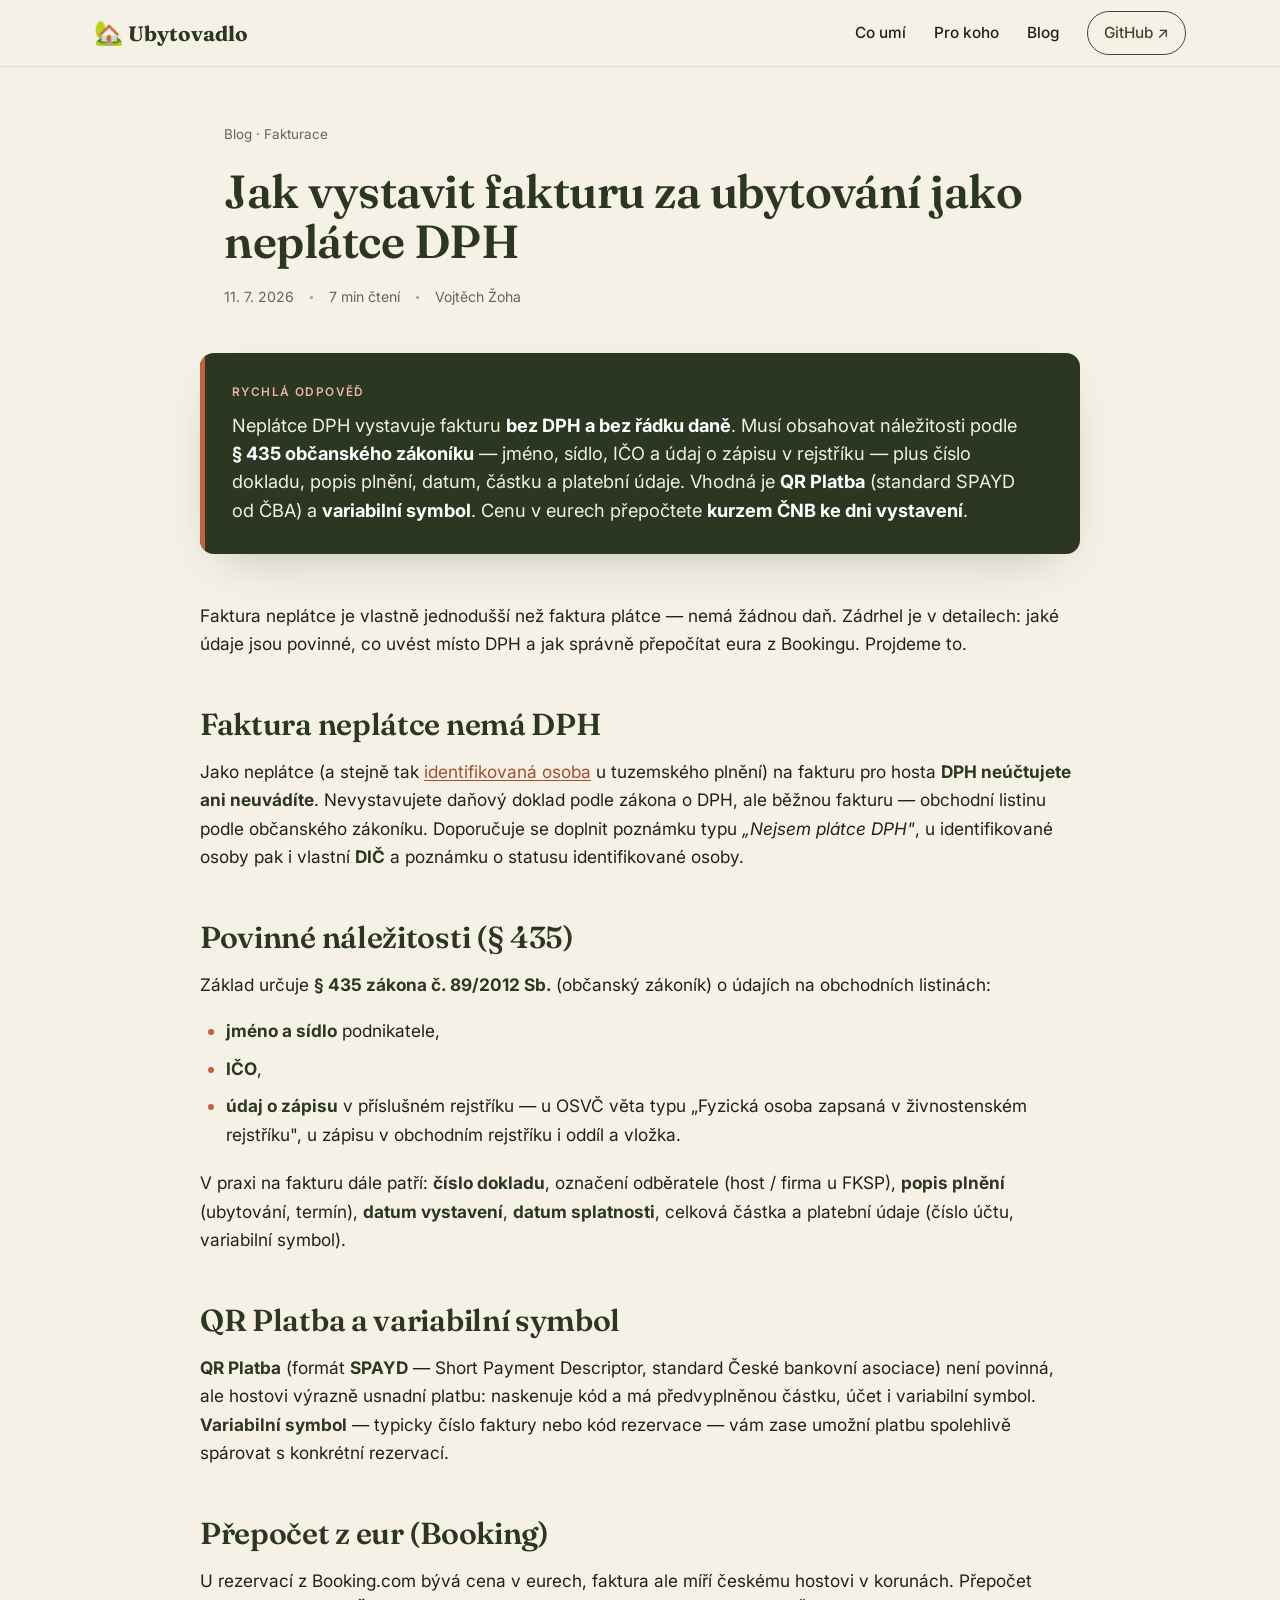
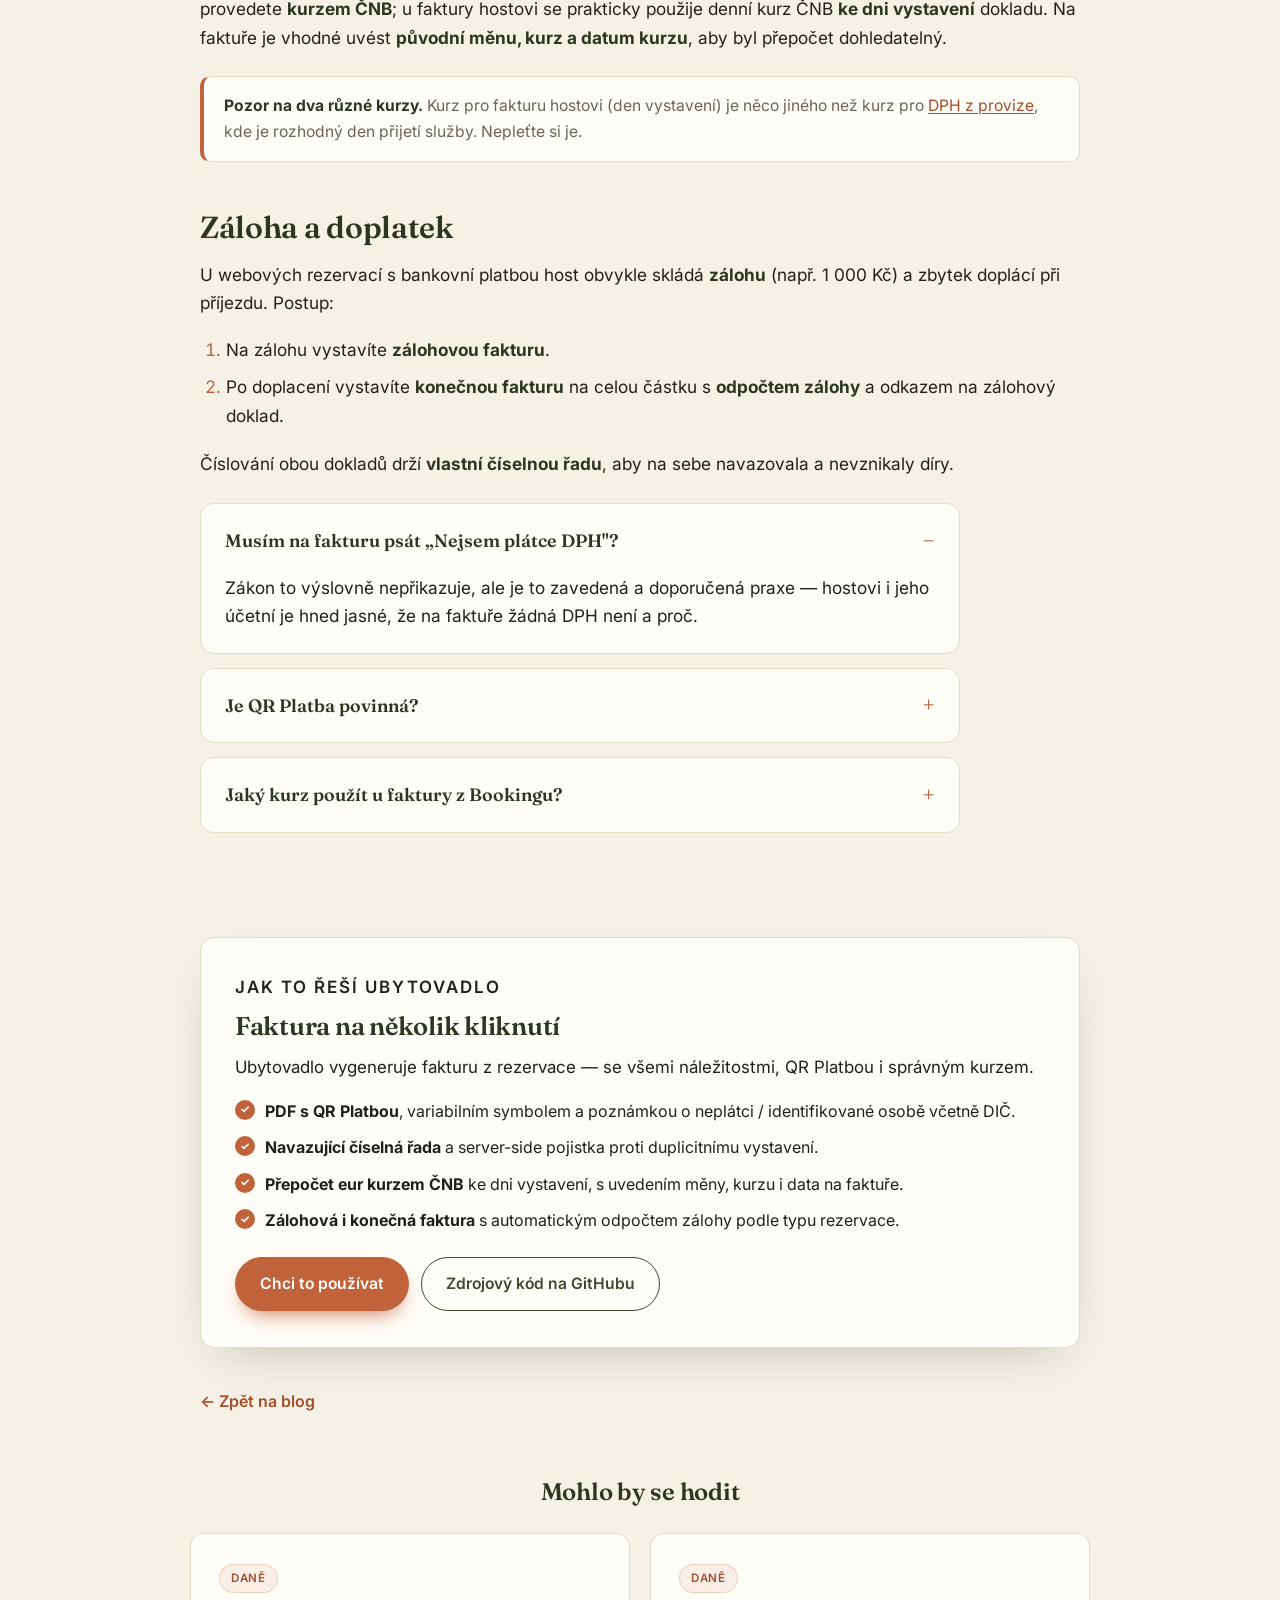
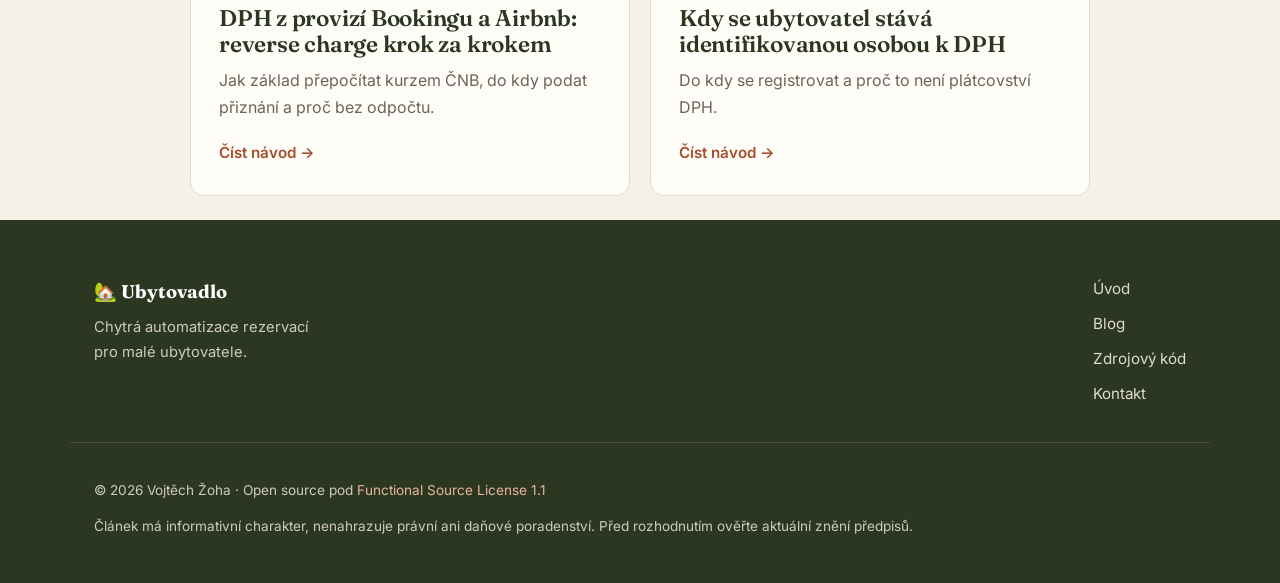
<file: blog/faktura-ubytovani-neplatce-dph/index.html>
<!DOCTYPE html>
<html lang="cs">
<head>
<meta charset="utf-8">
<!-- Google tag (gtag.js) -->
<script async src="https://www.googletagmanager.com/gtag/js?id=G-YQBZF70LQS"></script>
<script>
  window.dataLayer = window.dataLayer || [];
  function gtag(){dataLayer.push(arguments);}
  gtag('js', new Date());
  gtag('config', 'G-YQBZF70LQS');
</script>
<meta name="viewport" content="width=device-width, initial-scale=1">
<title>Jak vystavit fakturu za ubytování jako neplátce DPH | Ubytovadlo</title>
<meta name="description" content="Faktura neplátce DPH nemá DPH ani řádek daně. Jaké náležitosti musí obsahovat podle §435 občanského zákoníku, jak přidat QR Platbu a variabilní symbol, jak přepočítat eura kurzem ČNB a jak zálohu s doplatkem.">
<meta property="og:title" content="Jak vystavit fakturu za ubytování jako neplátce DPH">
<meta property="og:description" content="Náležitosti dokladu, QR Platba, variabilní symbol, přepočet eur kurzem ČNB a záloha s doplatkem.">
<meta property="og:type" content="article">
<meta property="og:locale" content="cs_CZ">
<meta property="og:image" content="https://www.ubytovadlo.cz/assets/screenshot-faktura.png">
<meta name="theme-color" content="#3d4a2f">
<link rel="preconnect" href="https://fonts.googleapis.com">
<link rel="preconnect" href="https://fonts.gstatic.com" crossorigin>
<link href="https://fonts.googleapis.com/css2?family=Fraunces:opsz,wght@9..144,500;9..144,600;9..144,700&family=Inter:wght@400;500;600&display=swap" rel="stylesheet">
<link rel="stylesheet" href="/assets/style.css">
<link rel="canonical" href="https://www.ubytovadlo.cz/blog/faktura-ubytovani-neplatce-dph/">
<script type="application/ld+json">
{
  "@context": "https://schema.org",
  "@graph": [
    {
      "@type": "Article",
      "@id": "https://www.ubytovadlo.cz/blog/faktura-ubytovani-neplatce-dph/#article",
      "headline": "Jak vystavit fakturu za ubytování jako neplátce DPH",
      "description": "Faktura neplátce DPH nemá řádek daně. Náležitosti podle §435 občanského zákoníku, QR Platba, variabilní symbol, přepočet eur kurzem ČNB a záloha s doplatkem.",
      "inLanguage": "cs-CZ",
      "datePublished": "2026-07-11",
      "dateModified": "2026-07-11",
      "image": "https://www.ubytovadlo.cz/assets/screenshot-faktura.png",
      "articleSection": "Fakturace",
      "author": { "@id": "https://www.ubytovadlo.cz/#author" },
      "publisher": { "@id": "https://www.ubytovadlo.cz/#author" },
      "mainEntityOfPage": "https://www.ubytovadlo.cz/blog/faktura-ubytovani-neplatce-dph/",
      "about": [
        { "@type": "Thing", "name": "Faktura neplátce DPH" },
        { "@type": "Thing", "name": "QR Platba SPAYD" },
        { "@type": "Thing", "name": "Náležitosti faktury" }
      ],
      "speakable": { "@type": "SpeakableSpecification", "cssSelector": [".answer"] }
    },
    {
      "@type": "BreadcrumbList",
      "itemListElement": [
        { "@type": "ListItem", "position": 1, "name": "Ubytovadlo", "item": "https://www.ubytovadlo.cz/" },
        { "@type": "ListItem", "position": 2, "name": "Blog", "item": "https://www.ubytovadlo.cz/blog/" },
        { "@type": "ListItem", "position": 3, "name": "Faktura neplátce DPH", "item": "https://www.ubytovadlo.cz/blog/faktura-ubytovani-neplatce-dph/" }
      ]
    },
    {
      "@type": "FAQPage",
      "inLanguage": "cs-CZ",
      "mainEntity": [
        {
          "@type": "Question",
          "name": "Musí neplátce DPH na faktuře uvádět DPH?",
          "acceptedAnswer": {
            "@type": "Answer",
            "text": "Ne. Neplátce ani identifikovaná osoba na faktuře pro tuzemského hosta DPH neúčtuje ani neuvádí. Doporučuje se uvést poznámku, že vystavitel není plátcem DPH."
          }
        },
        {
          "@type": "Question",
          "name": "Jaké údaje musí faktura neplátce obsahovat?",
          "acceptedAnswer": {
            "@type": "Answer",
            "text": "Podle §435 občanského zákoníku jméno a sídlo podnikatele, IČO a údaj o zápisu v příslušném rejstříku (u OSVČ v živnostenském rejstříku). V praxi dále číslo dokladu, označení odběratele, popis plnění, datum vystavení, částku a platební údaje."
          }
        },
        {
          "@type": "Question",
          "name": "Jak přepočítat cenu z eur na koruny?",
          "acceptedAnswer": {
            "@type": "Answer",
            "text": "Kurzem ČNB. U faktury hostovi se prakticky použije denní kurz ČNB ke dni vystavení dokladu. Na faktuře je vhodné uvést původní měnu, kurz i den kurzu."
          }
        }
      ]
    }
  ]
}
</script>
</head>
<body>

<header class="nav">
  <div class="wrap nav-inner">
    <a class="brand" href="/"><span class="brand-mark">🏡</span> Ubytovadlo</a>
    <nav class="nav-links">
      <a href="/#co-umi">Co umí</a>
      <a href="/#pro-koho">Pro koho</a>
      <a href="/blog/">Blog</a>
      <a class="nav-cta" href="https://github.com/vzoha/ubytovadlo">GitHub ↗</a>
    </nav>
  </div>
</header>

<main>

<article>
  <header class="article-head">
    <div class="wrap article-head-inner">
      <p class="crumbs"><a href="/blog/">Blog</a> · Fakturace</p>
      <h1>Jak vystavit fakturu za ubytování jako neplátce DPH</h1>
      <div class="article-meta">
        <span>11.&nbsp;7.&nbsp;2026</span><span class="dot"></span>
        <span>7 min čtení</span><span class="dot"></span>
        <span>Vojtěch Žoha</span>
      </div>
    </div>
  </header>

  <div class="wrap">
    <aside class="answer">
      <p class="answer-label">Rychlá odpověď</p>
      <p>Neplátce DPH vystavuje fakturu <strong>bez DPH a bez řádku daně</strong>. Musí obsahovat náležitosti podle <strong>§&nbsp;435 občanského zákoníku</strong> — jméno, sídlo, IČO a&nbsp;údaj o&nbsp;zápisu v&nbsp;rejstříku — plus číslo dokladu, popis plnění, datum, částku a&nbsp;platební údaje. Vhodná je <strong>QR Platba</strong> (standard SPAYD od&nbsp;ČBA) a&nbsp;<strong>variabilní symbol</strong>. Cenu v&nbsp;eurech přepočtete <strong>kurzem ČNB ke dni vystavení</strong>.</p>
    </aside>
  </div>

  <div class="wrap">
    <div class="prose">

      <p>Faktura neplátce je vlastně jednodušší než faktura plátce — nemá žádnou daň. Zádrhel je v&nbsp;detailech: jaké údaje jsou povinné, co uvést místo DPH a&nbsp;jak správně přepočítat eura z&nbsp;Bookingu. Projdeme to.</p>

      <h2>Faktura neplátce nemá DPH</h2>
      <p>Jako neplátce (a&nbsp;stejně tak <a href="/blog/kdy-jsem-identifikovana-osoba/">identifikovaná osoba</a> u&nbsp;tuzemského plnění) na fakturu pro hosta <strong>DPH neúčtujete ani neuvádíte</strong>. Nevystavujete daňový doklad podle zákona o&nbsp;DPH, ale běžnou fakturu — obchodní listinu podle občanského zákoníku. Doporučuje se doplnit poznámku typu <em>„Nejsem plátce DPH"</em>, u&nbsp;identifikované osoby pak i&nbsp;vlastní <strong>DIČ</strong> a&nbsp;poznámku o&nbsp;statusu identifikované osoby.</p>

      <h2>Povinné náležitosti (§ 435)</h2>
      <p>Základ určuje <strong>§&nbsp;435 zákona č.&nbsp;89/2012&nbsp;Sb.</strong> (občanský zákoník) o&nbsp;údajích na&nbsp;obchodních listinách:</p>
      <ul>
        <li><strong>jméno a&nbsp;sídlo</strong> podnikatele,</li>
        <li><strong>IČO</strong>,</li>
        <li><strong>údaj o&nbsp;zápisu</strong> v&nbsp;příslušném rejstříku — u&nbsp;OSVČ věta typu „Fyzická osoba zapsaná v&nbsp;živnostenském rejstříku", u&nbsp;zápisu v&nbsp;obchodním rejstříku i&nbsp;oddíl a&nbsp;vložka.</li>
      </ul>
      <p>V&nbsp;praxi na fakturu dále patří: <strong>číslo dokladu</strong>, označení odběratele (host / firma u&nbsp;FKSP), <strong>popis plnění</strong> (ubytování, termín), <strong>datum vystavení</strong>, <strong>datum splatnosti</strong>, celková částka a&nbsp;platební údaje (číslo účtu, variabilní symbol).</p>

      <h2>QR Platba a variabilní symbol</h2>
      <p><strong>QR Platba</strong> (formát <strong>SPAYD</strong> — Short Payment Descriptor, standard České bankovní asociace) není povinná, ale hostovi výrazně usnadní platbu: naskenuje kód a&nbsp;má předvyplněnou částku, účet i&nbsp;variabilní symbol. <strong>Variabilní symbol</strong> — typicky číslo faktury nebo kód rezervace — vám zase umožní platbu spolehlivě spárovat s&nbsp;konkrétní rezervací.</p>

      <h2>Přepočet z eur (Booking)</h2>
      <p>U&nbsp;rezervací z&nbsp;Booking.com bývá cena v&nbsp;eurech, faktura ale míří českému hostovi v&nbsp;korunách. Přepočet provedete <strong>kurzem ČNB</strong>; u&nbsp;faktury hostovi se prakticky použije denní kurz ČNB <strong>ke dni vystavení</strong> dokladu. Na faktuře je vhodné uvést <strong>původní měnu, kurz a&nbsp;datum kurzu</strong>, aby byl přepočet dohledatelný.</p>

      <div class="note">
        <strong>Pozor na dva různé kurzy.</strong> Kurz pro fakturu hostovi (den vystavení) je něco jiného než kurz pro <a href="/blog/dph-z-provizi-booking-airbnb/">DPH z&nbsp;provize</a>, kde je rozhodný den přijetí služby. Nepleťte si je.
      </div>

      <h2>Záloha a doplatek</h2>
      <p>U&nbsp;webových rezervací s&nbsp;bankovní platbou host obvykle skládá <strong>zálohu</strong> (např. 1&nbsp;000&nbsp;Kč) a&nbsp;zbytek doplácí při příjezdu. Postup:</p>
      <ol>
        <li>Na zálohu vystavíte <strong>zálohovou fakturu</strong>.</li>
        <li>Po&nbsp;doplacení vystavíte <strong>konečnou fakturu</strong> na&nbsp;celou částku s&nbsp;<strong>odpočtem zálohy</strong> a&nbsp;odkazem na&nbsp;zálohový doklad.</li>
      </ol>
      <p>Číslování obou dokladů drží <strong>vlastní číselnou řadu</strong>, aby na&nbsp;sebe navazovala a&nbsp;nevznikaly díry.</p>

      <div class="faq-list">
        <details class="faq-item" open>
          <summary>Musím na fakturu psát „Nejsem plátce DPH"?</summary>
          <p>Zákon to výslovně nepřikazuje, ale je to zavedená a&nbsp;doporučená praxe — hostovi i&nbsp;jeho účetní je hned jasné, že na&nbsp;faktuře žádná DPH není a&nbsp;proč.</p>
        </details>
        <details class="faq-item">
          <summary>Je QR Platba povinná?</summary>
          <p>Není. Je to dobrovolný standard ČBA, který jen usnadní platbu. Faktura je platná i&nbsp;bez ní.</p>
        </details>
        <details class="faq-item">
          <summary>Jaký kurz použít u&nbsp;faktury z&nbsp;Bookingu?</summary>
          <p>Kurz ČNB. U&nbsp;faktury hostovi prakticky denní kurz ke dni vystavení dokladu; na&nbsp;faktuře uveďte měnu, kurz i&nbsp;den.</p>
        </details>
      </div>

    </div>
  </div>

  <div class="wrap">
    <section class="solves">
      <p class="eyebrow">Jak to řeší Ubytovadlo</p>
      <h2>Faktura na několik kliknutí</h2>
      <p>Ubytovadlo vygeneruje fakturu z&nbsp;rezervace — se všemi náležitostmi, QR Platbou i&nbsp;správným kurzem.</p>
      <ul>
        <li><strong>PDF s&nbsp;QR Platbou</strong>, variabilním symbolem a&nbsp;poznámkou o&nbsp;neplátci / identifikované osobě včetně DIČ.</li>
        <li><strong>Navazující číselná řada</strong> a&nbsp;server-side pojistka proti duplicitnímu vystavení.</li>
        <li><strong>Přepočet eur kurzem ČNB</strong> ke dni vystavení, s&nbsp;uvedením měny, kurzu i&nbsp;data na&nbsp;faktuře.</li>
        <li><strong>Zálohová i&nbsp;konečná faktura</strong> s&nbsp;automatickým odpočtem zálohy podle typu rezervace.</li>
      </ul>
      <div class="solves-actions">
        <a class="btn btn-primary" href="/#pouzivat">Chci to používat</a>
        <a class="btn btn-ghost" href="https://github.com/vzoha/ubytovadlo">Zdrojový kód na GitHubu</a>
      </div>
    </section>
  </div>

  <div class="wrap">
    <p class="article-back"><a href="/blog/">← Zpět na blog</a></p>
  </div>
</article>

<section class="related">
  <div class="wrap">
    <h2>Mohlo by se hodit</h2>
    <div class="related-grid">
      <a class="post-card" href="/blog/dph-z-provizi-booking-airbnb/">
        <div class="post-meta"><span class="tag">Daně</span></div>
        <h2>DPH z provizí Bookingu a Airbnb: reverse charge krok za krokem</h2>
        <p>Jak základ přepočítat kurzem ČNB, do kdy podat přiznání a proč bez odpočtu.</p>
        <span class="post-more">Číst návod →</span>
      </a>
      <a class="post-card" href="/blog/kdy-jsem-identifikovana-osoba/">
        <div class="post-meta"><span class="tag">Daně</span></div>
        <h2>Kdy se ubytovatel stává identifikovanou osobou k DPH</h2>
        <p>Do kdy se registrovat a proč to není plátcovství DPH.</p>
        <span class="post-more">Číst návod →</span>
      </a>
    </div>
  </div>
</section>

</main>

<footer class="footer">
  <div class="wrap footer-inner">
    <div class="footer-brand">
      <span class="brand-mark">🏡</span> <strong>Ubytovadlo</strong>
      <p>Chytrá automatizace rezervací pro&nbsp;malé ubytovatele.</p>
    </div>
    <nav class="footer-links">
      <a href="/">Úvod</a>
      <a href="/blog/">Blog</a>
      <a href="https://github.com/vzoha/ubytovadlo">Zdrojový kód</a>
      <a href="mailto:vzoha@volny.cz">Kontakt</a>
    </nav>
  </div>
  <div class="wrap footer-legal">
    <p>© 2026 Vojtěch Žoha · Open source pod <a href="https://github.com/vzoha/ubytovadlo/blob/main/LICENSE.md">Functional Source License 1.1</a></p>
    <p style="margin-top:10px">Článek má informativní charakter, nenahrazuje právní ani daňové poradenství. Před rozhodnutím ověřte aktuální znění předpisů.</p>
  </div>
</footer>

<script>
  document.addEventListener('click', function (e) {
    var a = e.target.closest('a[href*="github.com"]');
    if (a && typeof gtag === 'function') {
      gtag('event', 'github_click', { link_url: a.href });
    }
  });
</script>
</body>
</html>
</file>
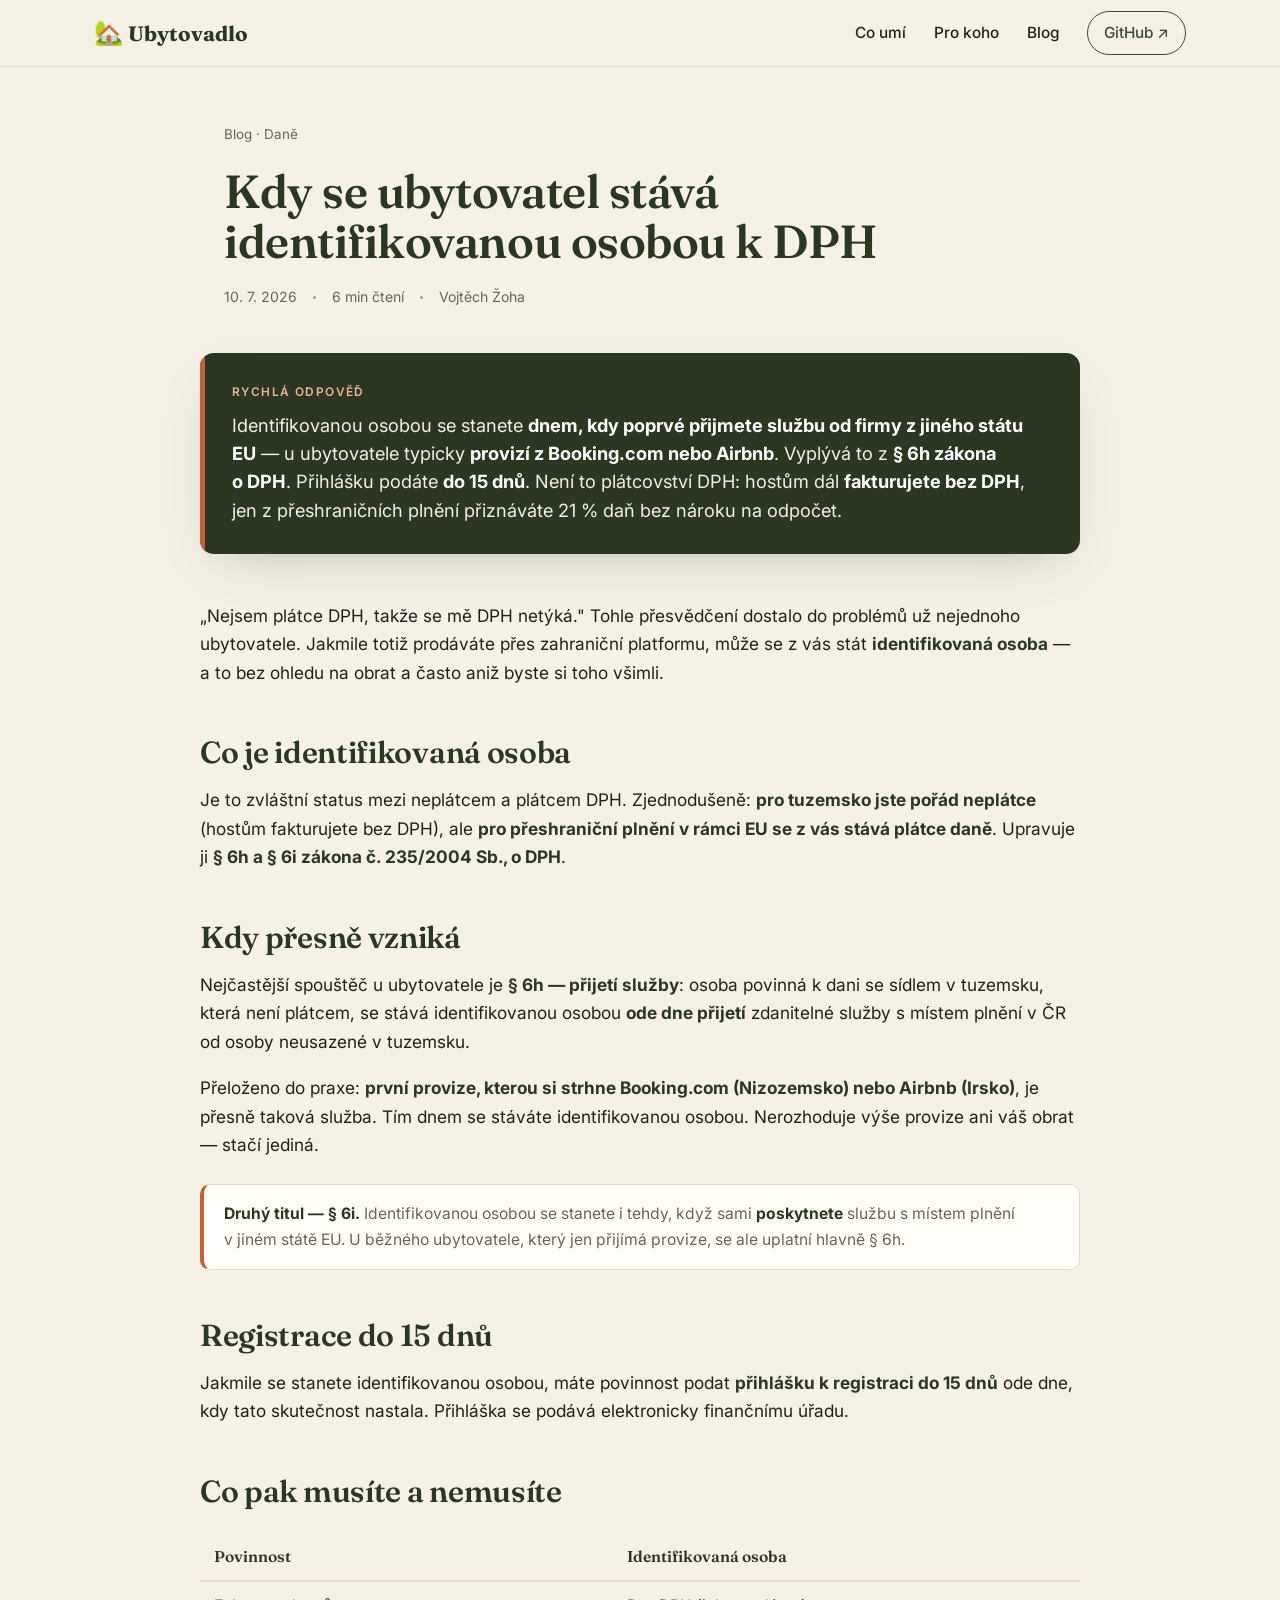
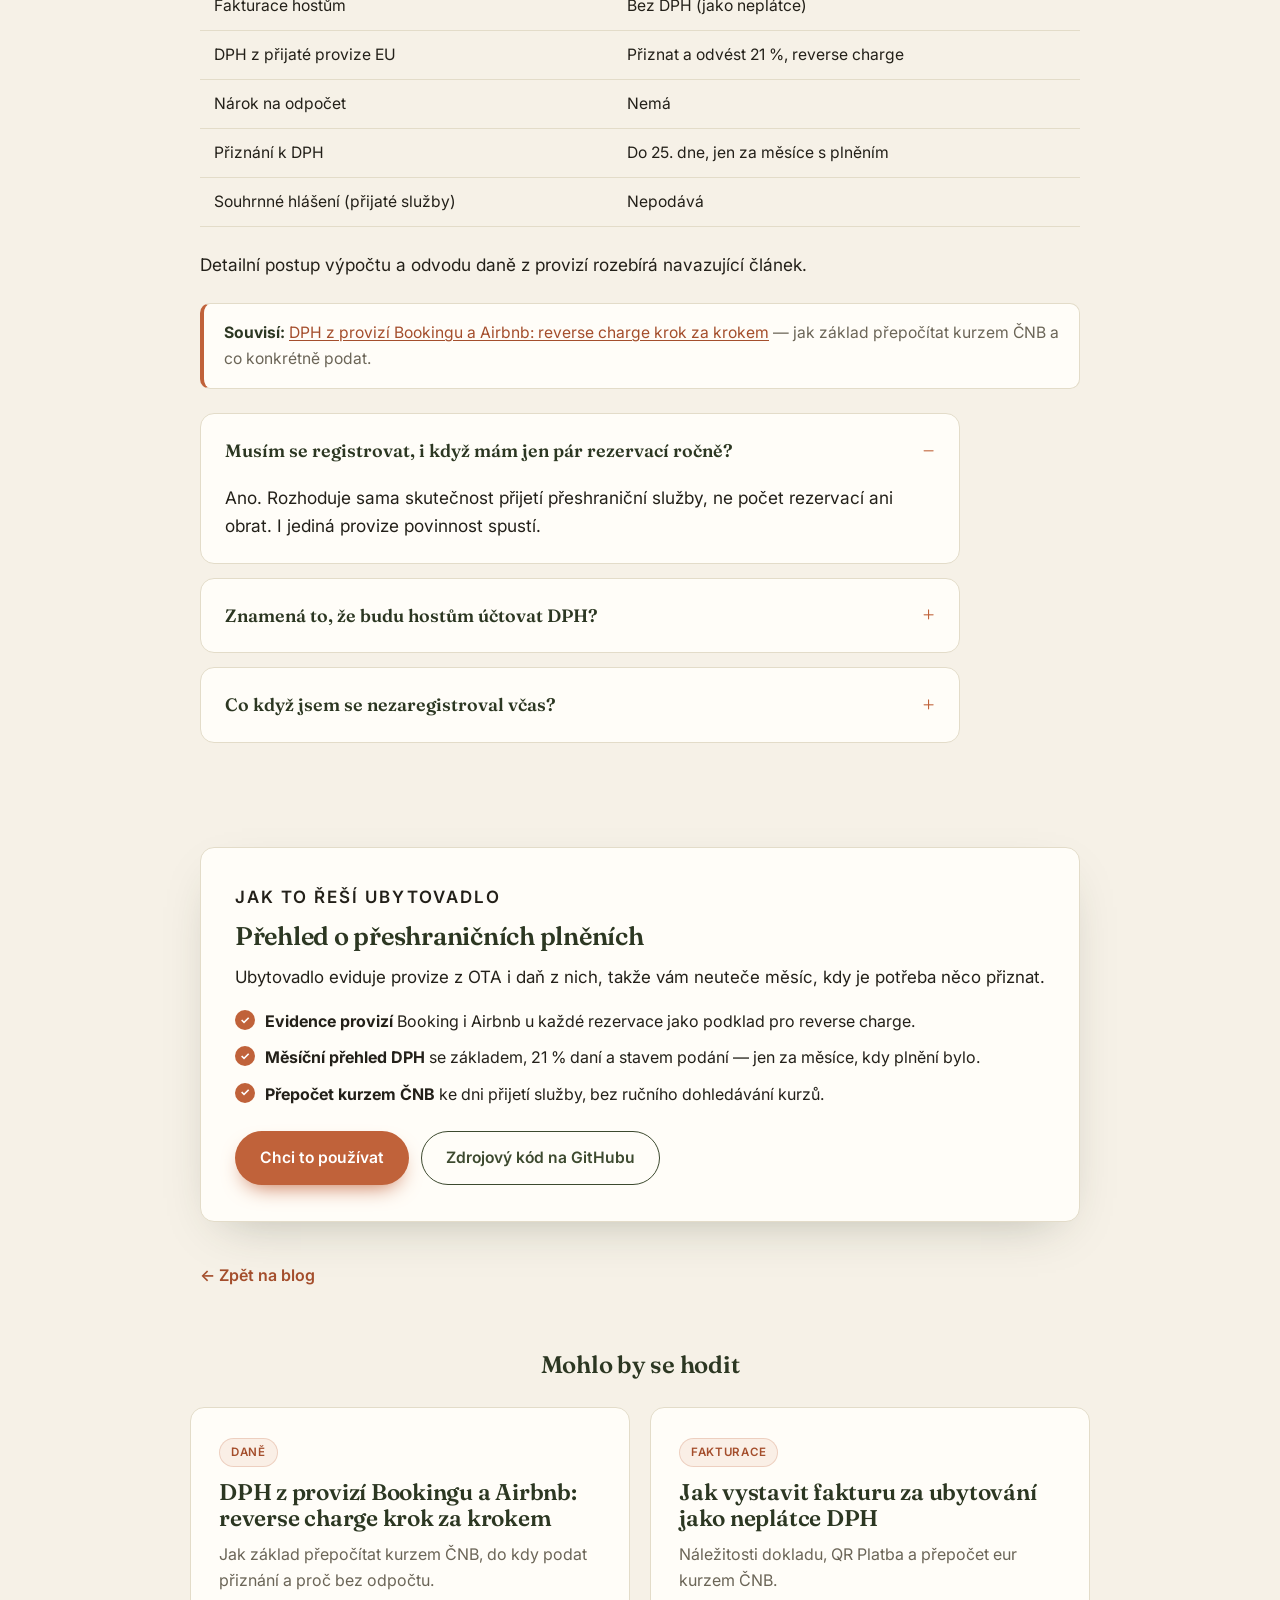
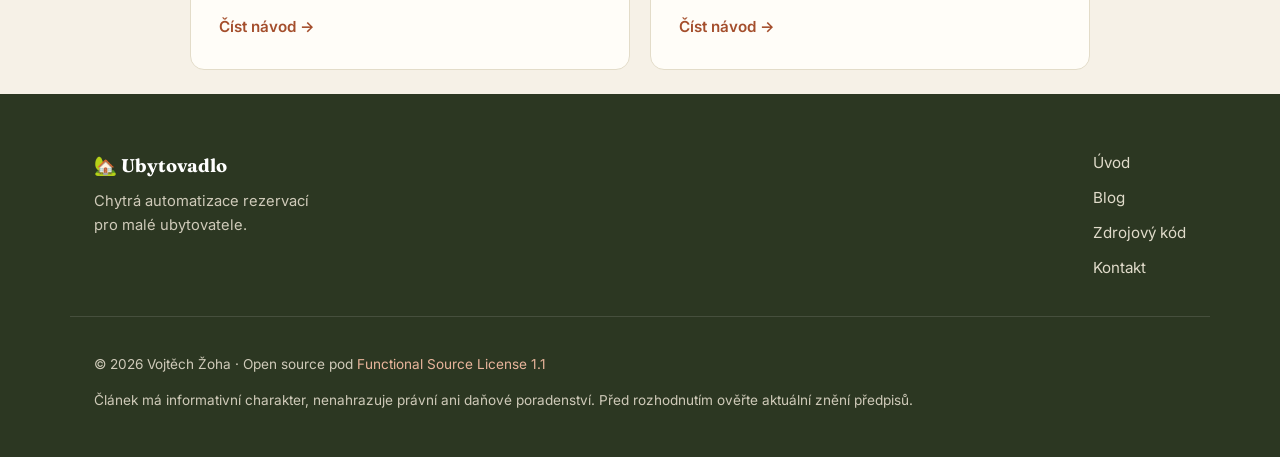
<file: blog/kdy-jsem-identifikovana-osoba/index.html>
<!DOCTYPE html>
<html lang="cs">
<head>
<meta charset="utf-8">
<!-- Google tag (gtag.js) -->
<script async src="https://www.googletagmanager.com/gtag/js?id=G-YQBZF70LQS"></script>
<script>
  window.dataLayer = window.dataLayer || [];
  function gtag(){dataLayer.push(arguments);}
  gtag('js', new Date());
  gtag('config', 'G-YQBZF70LQS');
</script>
<meta name="viewport" content="width=device-width, initial-scale=1">
<title>Kdy se ubytovatel stává identifikovanou osobou k DPH | Ubytovadlo</title>
<meta name="description" content="Přijetím první provize z Booking.com nebo Airbnb se neplátce stává identifikovanou osobou podle §6h zákona o DPH. Registrace do 15 dnů, přiznává 21 % DPH z přeshraničních plnění, ale hostům dál fakturuje bez DPH.">
<meta property="og:title" content="Kdy se ubytovatel stává identifikovanou osobou k DPH">
<meta property="og:description" content="Co je identifikovaná osoba, kdy vzniká, do kdy se registrovat a proč to není plátcovství DPH.">
<meta property="og:type" content="article">
<meta property="og:locale" content="cs_CZ">
<meta property="og:image" content="https://www.ubytovadlo.cz/assets/screenshot-dph.png">
<meta name="theme-color" content="#3d4a2f">
<link rel="preconnect" href="https://fonts.googleapis.com">
<link rel="preconnect" href="https://fonts.gstatic.com" crossorigin>
<link href="https://fonts.googleapis.com/css2?family=Fraunces:opsz,wght@9..144,500;9..144,600;9..144,700&family=Inter:wght@400;500;600&display=swap" rel="stylesheet">
<link rel="stylesheet" href="/assets/style.css">
<link rel="canonical" href="https://www.ubytovadlo.cz/blog/kdy-jsem-identifikovana-osoba/">
<script type="application/ld+json">
{
  "@context": "https://schema.org",
  "@graph": [
    {
      "@type": "Article",
      "@id": "https://www.ubytovadlo.cz/blog/kdy-jsem-identifikovana-osoba/#article",
      "headline": "Kdy se ubytovatel stává identifikovanou osobou k DPH",
      "description": "Přijetím provize z Booking.com nebo Airbnb se neplátce stává identifikovanou osobou podle §6h ZDPH. Registrace do 15 dnů, přiznává DPH z přeshraničních plnění, hostům fakturuje bez DPH.",
      "inLanguage": "cs-CZ",
      "datePublished": "2026-07-10",
      "dateModified": "2026-07-10",
      "image": "https://www.ubytovadlo.cz/assets/screenshot-dph.png",
      "articleSection": "Daně",
      "author": { "@id": "https://www.ubytovadlo.cz/#author" },
      "publisher": { "@id": "https://www.ubytovadlo.cz/#author" },
      "mainEntityOfPage": "https://www.ubytovadlo.cz/blog/kdy-jsem-identifikovana-osoba/",
      "about": [
        { "@type": "Thing", "name": "Identifikovaná osoba" },
        { "@type": "Thing", "name": "§6h zákona o DPH" },
        { "@type": "Thing", "name": "Registrace k DPH" }
      ],
      "speakable": { "@type": "SpeakableSpecification", "cssSelector": [".answer"] }
    },
    {
      "@type": "BreadcrumbList",
      "itemListElement": [
        { "@type": "ListItem", "position": 1, "name": "Ubytovadlo", "item": "https://www.ubytovadlo.cz/" },
        { "@type": "ListItem", "position": 2, "name": "Blog", "item": "https://www.ubytovadlo.cz/blog/" },
        { "@type": "ListItem", "position": 3, "name": "Kdy jsem identifikovaná osoba", "item": "https://www.ubytovadlo.cz/blog/kdy-jsem-identifikovana-osoba/" }
      ]
    },
    {
      "@type": "FAQPage",
      "inLanguage": "cs-CZ",
      "mainEntity": [
        {
          "@type": "Question",
          "name": "Kdy se stanu identifikovanou osobou?",
          "acceptedAnswer": {
            "@type": "Answer",
            "text": "Dnem, kdy poprvé přijmete službu s místem plnění v tuzemsku od osoby neusazené v ČR — typicky provizi z Booking.com nebo Airbnb. Vyplývá to z §6h zákona o DPH."
          }
        },
        {
          "@type": "Question",
          "name": "Do kdy se musím zaregistrovat?",
          "acceptedAnswer": {
            "@type": "Answer",
            "text": "Přihlášku k registraci podáváte do 15 dnů ode dne, kdy jste se stali identifikovanou osobou."
          }
        },
        {
          "@type": "Question",
          "name": "Je identifikovaná osoba totéž co plátce DPH?",
          "acceptedAnswer": {
            "@type": "Answer",
            "text": "Ne. Identifikovaná osoba přiznává DPH jen z přeshraničních plnění (přijaté a poskytnuté služby v rámci EU). Pro tuzemská plnění zůstává neplátcem a hostům fakturuje bez DPH. Nemá nárok na odpočet daně."
          }
        }
      ]
    }
  ]
}
</script>
</head>
<body>

<header class="nav">
  <div class="wrap nav-inner">
    <a class="brand" href="/"><span class="brand-mark">🏡</span> Ubytovadlo</a>
    <nav class="nav-links">
      <a href="/#co-umi">Co umí</a>
      <a href="/#pro-koho">Pro koho</a>
      <a href="/blog/">Blog</a>
      <a class="nav-cta" href="https://github.com/vzoha/ubytovadlo">GitHub ↗</a>
    </nav>
  </div>
</header>

<main>

<article>
  <header class="article-head">
    <div class="wrap article-head-inner">
      <p class="crumbs"><a href="/blog/">Blog</a> · Daně</p>
      <h1>Kdy se ubytovatel stává identifikovanou osobou k DPH</h1>
      <div class="article-meta">
        <span>10.&nbsp;7.&nbsp;2026</span><span class="dot"></span>
        <span>6 min čtení</span><span class="dot"></span>
        <span>Vojtěch Žoha</span>
      </div>
    </div>
  </header>

  <div class="wrap">
    <aside class="answer">
      <p class="answer-label">Rychlá odpověď</p>
      <p>Identifikovanou osobou se stanete <strong>dnem, kdy poprvé přijmete službu od firmy z&nbsp;jiného státu EU</strong> — u&nbsp;ubytovatele typicky <strong>provizí z&nbsp;Booking.com nebo Airbnb</strong>. Vyplývá to z&nbsp;<strong>§&nbsp;6h zákona o&nbsp;DPH</strong>. Přihlášku podáte <strong>do 15&nbsp;dnů</strong>. Není to plátcovství DPH: hostům dál <strong>fakturujete bez DPH</strong>, jen z&nbsp;přeshraničních plnění přiznáváte 21&nbsp;% daň bez nároku na odpočet.</p>
    </aside>
  </div>

  <div class="wrap">
    <div class="prose">

      <p>„Nejsem plátce DPH, takže se mě DPH netýká." Tohle přesvědčení dostalo do problémů už nejednoho ubytovatele. Jakmile totiž prodáváte přes zahraniční platformu, může se z&nbsp;vás stát <strong>identifikovaná osoba</strong> — a to bez ohledu na obrat a často aniž byste si toho všimli.</p>

      <h2>Co je identifikovaná osoba</h2>
      <p>Je to zvláštní status mezi neplátcem a plátcem DPH. Zjednodušeně: <strong>pro tuzemsko jste pořád neplátce</strong> (hostům fakturujete bez DPH), ale <strong>pro přeshraniční plnění v&nbsp;rámci EU se z&nbsp;vás stává plátce daně</strong>. Upravuje ji <strong>§&nbsp;6h a §&nbsp;6i zákona č.&nbsp;235/2004&nbsp;Sb., o&nbsp;DPH</strong>.</p>

      <h2>Kdy přesně vzniká</h2>
      <p>Nejčastější spouštěč u&nbsp;ubytovatele je <strong>§&nbsp;6h — přijetí služby</strong>: osoba povinná k&nbsp;dani se sídlem v&nbsp;tuzemsku, která není plátcem, se stává identifikovanou osobou <strong>ode dne přijetí</strong> zdanitelné služby s&nbsp;místem plnění v&nbsp;ČR od osoby neusazené v&nbsp;tuzemsku.</p>
      <p>Přeloženo do praxe: <strong>první provize, kterou si strhne Booking.com (Nizozemsko) nebo Airbnb (Irsko)</strong>, je přesně taková služba. Tím dnem se stáváte identifikovanou osobou. Nerozhoduje výše provize ani váš obrat — stačí jediná.</p>

      <div class="note">
        <strong>Druhý titul — §&nbsp;6i.</strong> Identifikovanou osobou se stanete i&nbsp;tehdy, když sami <strong>poskytnete</strong> službu s&nbsp;místem plnění v&nbsp;jiném státě EU. U&nbsp;běžného ubytovatele, který jen přijímá provize, se ale uplatní hlavně §&nbsp;6h.
      </div>

      <h2>Registrace do 15 dnů</h2>
      <p>Jakmile se stanete identifikovanou osobou, máte povinnost podat <strong>přihlášku k&nbsp;registraci do 15&nbsp;dnů</strong> ode dne, kdy tato skutečnost nastala. Přihláška se podává elektronicky finančnímu úřadu.</p>

      <h2>Co pak musíte a nemusíte</h2>
      <div class="table-scroll">
        <table>
          <thead>
            <tr><th>Povinnost</th><th>Identifikovaná osoba</th></tr>
          </thead>
          <tbody>
            <tr><td>Fakturace hostům</td><td>Bez DPH (jako neplátce)</td></tr>
            <tr><td>DPH z přijaté provize EU</td><td>Přiznat a odvést 21 %, reverse charge</td></tr>
            <tr><td>Nárok na odpočet</td><td>Nemá</td></tr>
            <tr><td>Přiznání k DPH</td><td>Do 25. dne, jen za měsíce s plněním</td></tr>
            <tr><td>Souhrnné hlášení (přijaté služby)</td><td>Nepodává</td></tr>
          </tbody>
        </table>
      </div>

      <p>Detailní postup výpočtu a odvodu daně z&nbsp;provizí rozebírá navazující článek.</p>

      <div class="note">
        <strong>Souvisí:</strong> <a href="/blog/dph-z-provizi-booking-airbnb/">DPH z&nbsp;provizí Bookingu a&nbsp;Airbnb: reverse charge krok za krokem</a> — jak základ přepočítat kurzem ČNB a co konkrétně podat.
      </div>

      <div class="faq-list">
        <details class="faq-item" open>
          <summary>Musím se registrovat, i&nbsp;když mám jen pár rezervací ročně?</summary>
          <p>Ano. Rozhoduje sama skutečnost přijetí přeshraniční služby, ne počet rezervací ani obrat. I&nbsp;jediná provize povinnost spustí.</p>
        </details>
        <details class="faq-item">
          <summary>Znamená to, že budu hostům účtovat DPH?</summary>
          <p>Ne. Ubytování hostům je tuzemské plnění a to fakturujete dál bez DPH. Identifikovaná osoba je plátcem daně jen u&nbsp;přeshraničních plnění v&nbsp;rámci EU.</p>
        </details>
        <details class="faq-item">
          <summary>Co když jsem se nezaregistroval včas?</summary>
          <p>Registraci i&nbsp;dodatečná přiznání lze dořešit — obraťte se na účetní co nejdříve. Tento článek je informativní a&nbsp;nenahrazuje daňové poradenství.</p>
        </details>
      </div>

    </div>
  </div>

  <div class="wrap">
    <section class="solves">
      <p class="eyebrow">Jak to řeší Ubytovadlo</p>
      <h2>Přehled o přeshraničních plněních</h2>
      <p>Ubytovadlo eviduje provize z&nbsp;OTA i&nbsp;daň z&nbsp;nich, takže vám neuteče měsíc, kdy je potřeba něco přiznat.</p>
      <ul>
        <li><strong>Evidence provizí</strong> Booking i&nbsp;Airbnb u&nbsp;každé rezervace jako podklad pro reverse charge.</li>
        <li><strong>Měsíční přehled DPH</strong> se základem, 21&nbsp;% daní a stavem podání — jen za měsíce, kdy plnění bylo.</li>
        <li><strong>Přepočet kurzem ČNB</strong> ke dni přijetí služby, bez ručního dohledávání kurzů.</li>
      </ul>
      <div class="solves-actions">
        <a class="btn btn-primary" href="/#pouzivat">Chci to používat</a>
        <a class="btn btn-ghost" href="https://github.com/vzoha/ubytovadlo">Zdrojový kód na GitHubu</a>
      </div>
    </section>
  </div>

  <div class="wrap">
    <p class="article-back"><a href="/blog/">← Zpět na blog</a></p>
  </div>
</article>

<section class="related">
  <div class="wrap">
    <h2>Mohlo by se hodit</h2>
    <div class="related-grid">
      <a class="post-card" href="/blog/dph-z-provizi-booking-airbnb/">
        <div class="post-meta"><span class="tag">Daně</span></div>
        <h2>DPH z provizí Bookingu a Airbnb: reverse charge krok za krokem</h2>
        <p>Jak základ přepočítat kurzem ČNB, do kdy podat přiznání a proč bez odpočtu.</p>
        <span class="post-more">Číst návod →</span>
      </a>
      <a class="post-card" href="/blog/faktura-ubytovani-neplatce-dph/">
        <div class="post-meta"><span class="tag">Fakturace</span></div>
        <h2>Jak vystavit fakturu za ubytování jako neplátce DPH</h2>
        <p>Náležitosti dokladu, QR Platba a přepočet eur kurzem ČNB.</p>
        <span class="post-more">Číst návod →</span>
      </a>
    </div>
  </div>
</section>

</main>

<footer class="footer">
  <div class="wrap footer-inner">
    <div class="footer-brand">
      <span class="brand-mark">🏡</span> <strong>Ubytovadlo</strong>
      <p>Chytrá automatizace rezervací pro&nbsp;malé ubytovatele.</p>
    </div>
    <nav class="footer-links">
      <a href="/">Úvod</a>
      <a href="/blog/">Blog</a>
      <a href="https://github.com/vzoha/ubytovadlo">Zdrojový kód</a>
      <a href="mailto:vzoha@volny.cz">Kontakt</a>
    </nav>
  </div>
  <div class="wrap footer-legal">
    <p>© 2026 Vojtěch Žoha · Open source pod <a href="https://github.com/vzoha/ubytovadlo/blob/main/LICENSE.md">Functional Source License 1.1</a></p>
    <p style="margin-top:10px">Článek má informativní charakter, nenahrazuje právní ani daňové poradenství. Před rozhodnutím ověřte aktuální znění předpisů.</p>
  </div>
</footer>

<script>
  document.addEventListener('click', function (e) {
    var a = e.target.closest('a[href*="github.com"]');
    if (a && typeof gtag === 'function') {
      gtag('event', 'github_click', { link_url: a.href });
    }
  });
</script>
</body>
</html>
</file>
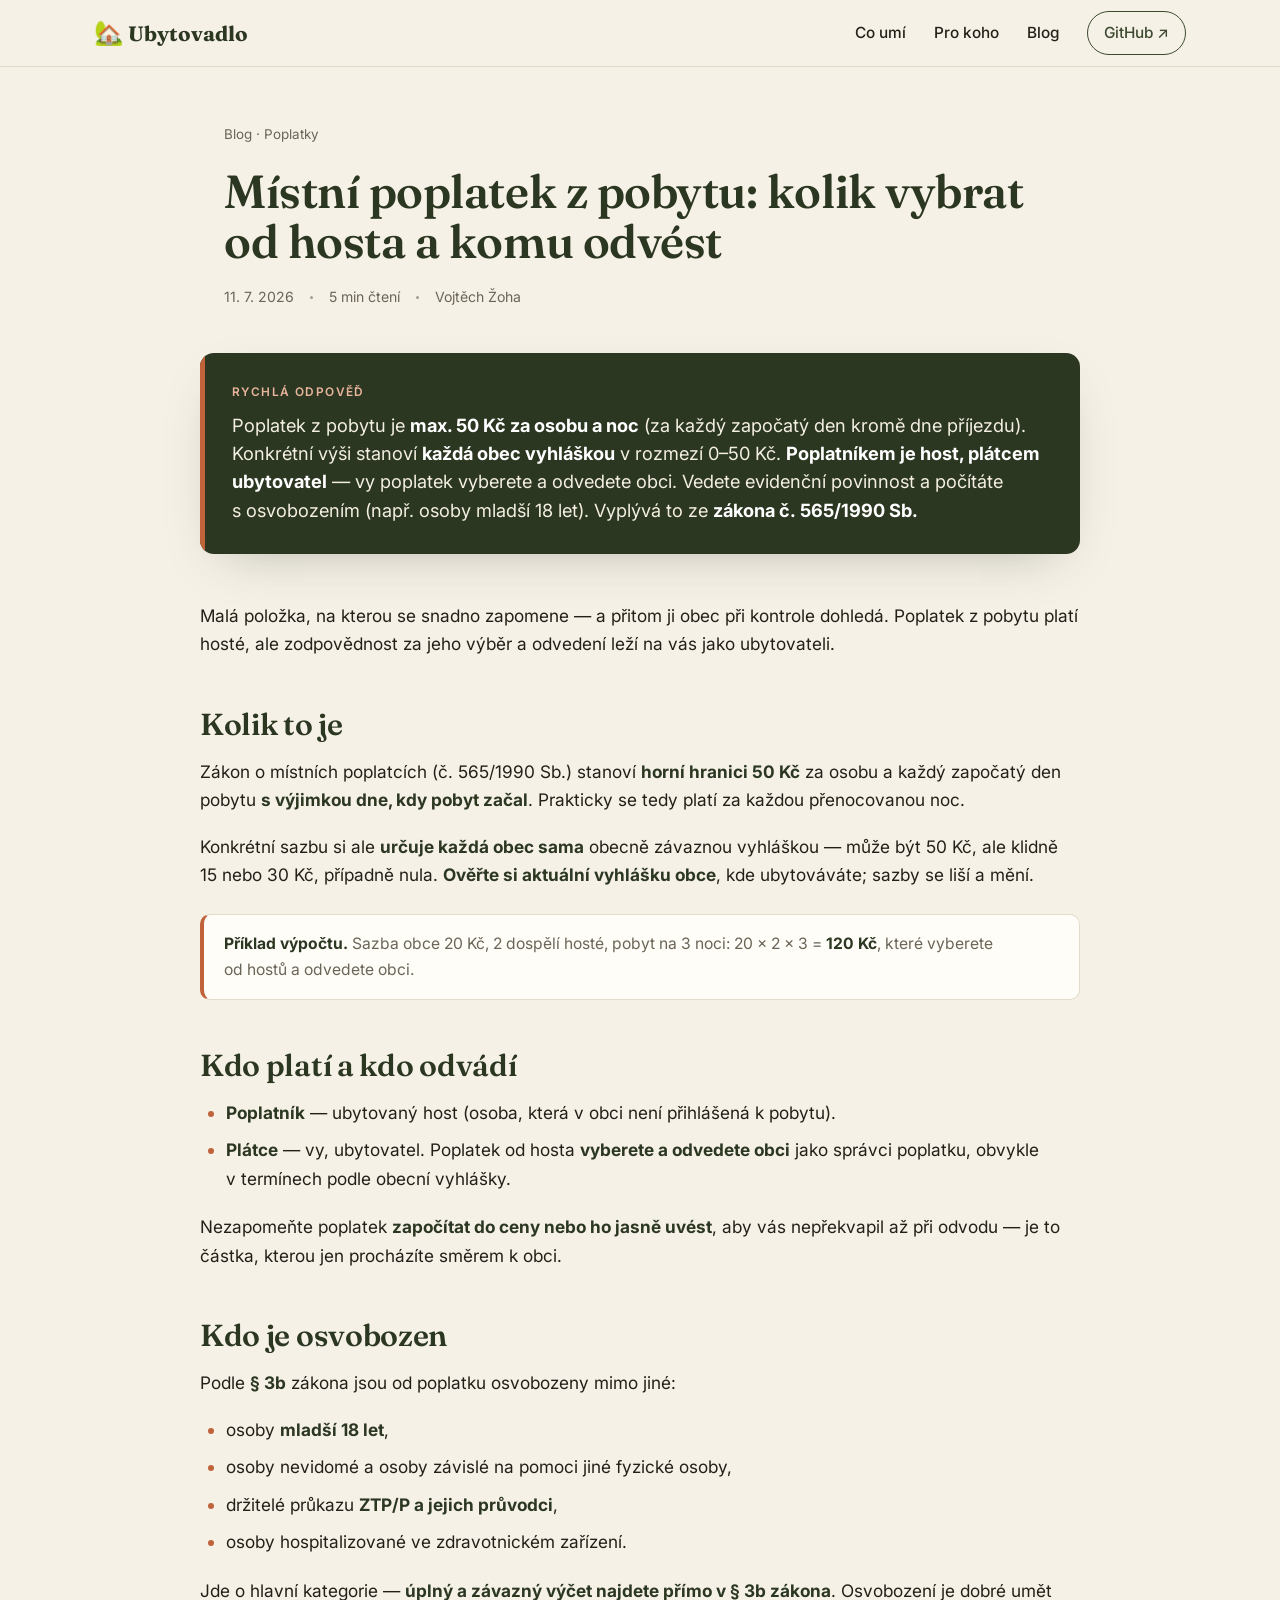
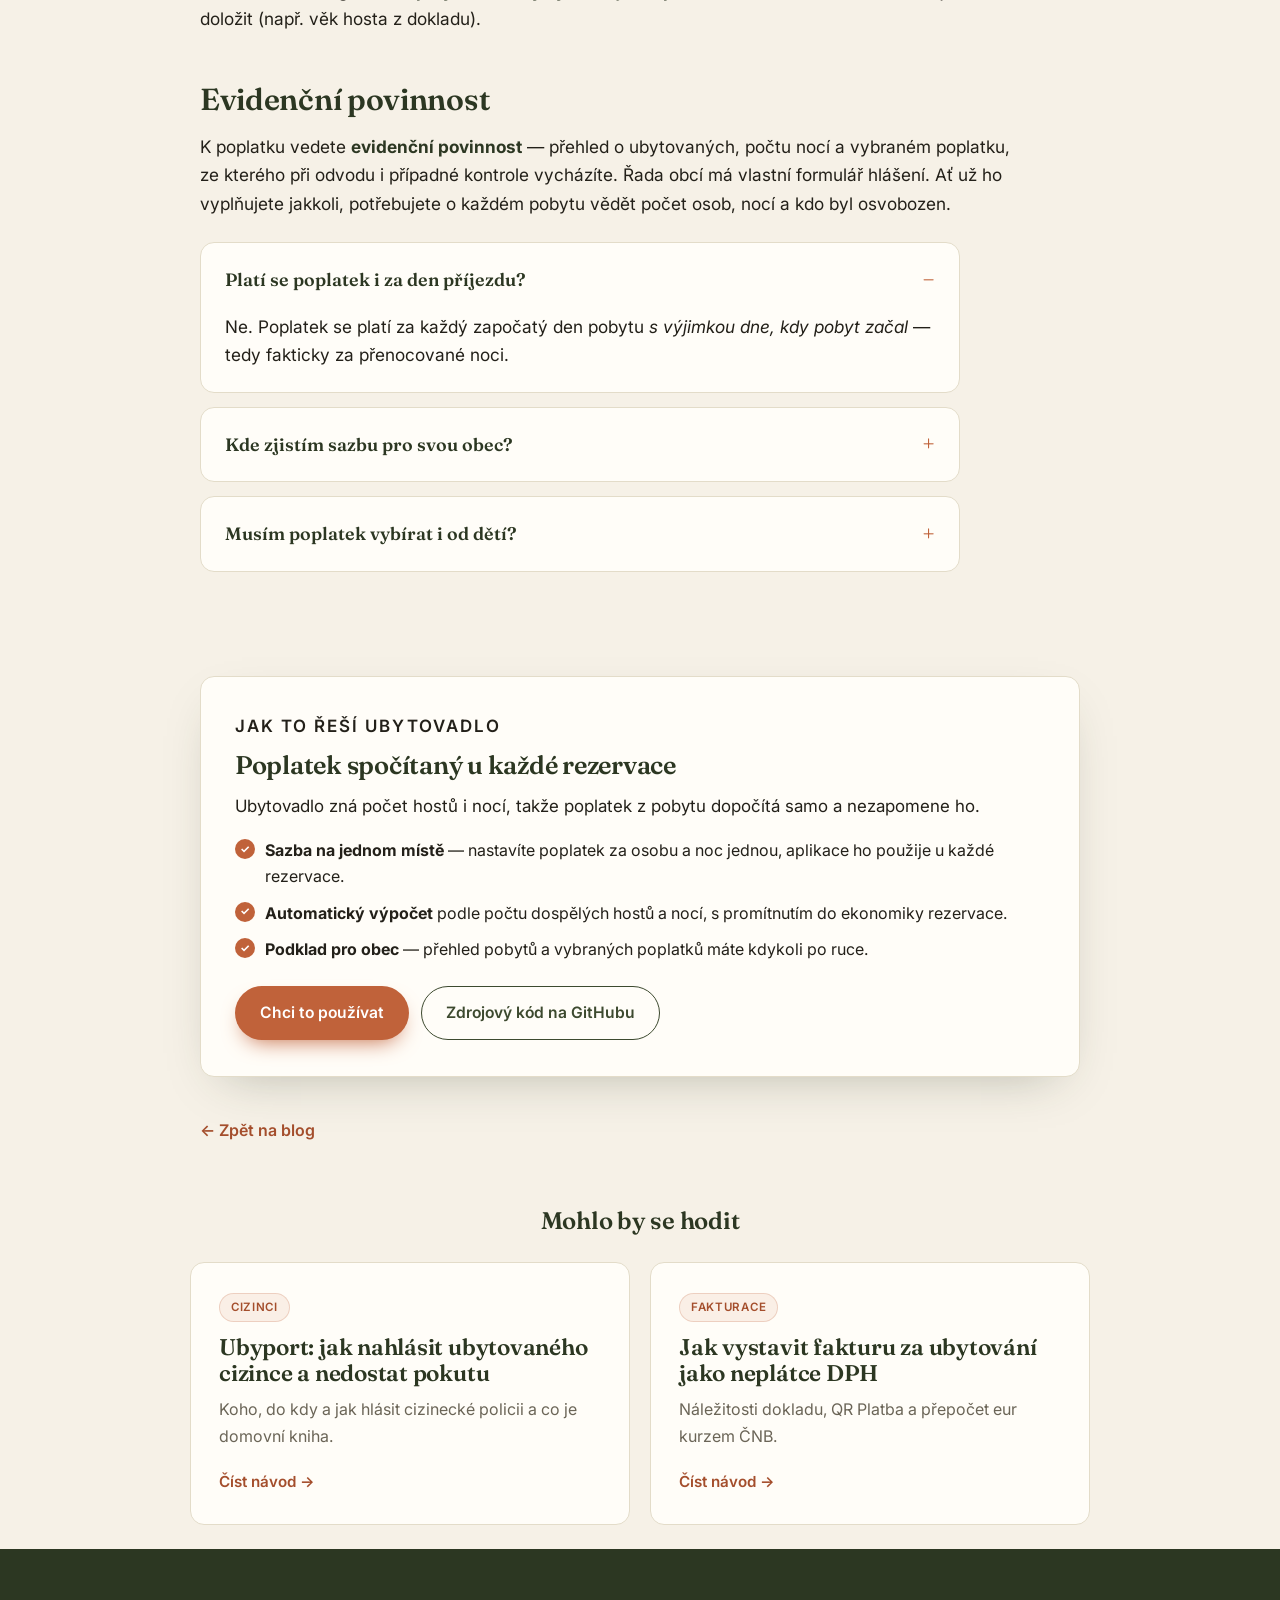
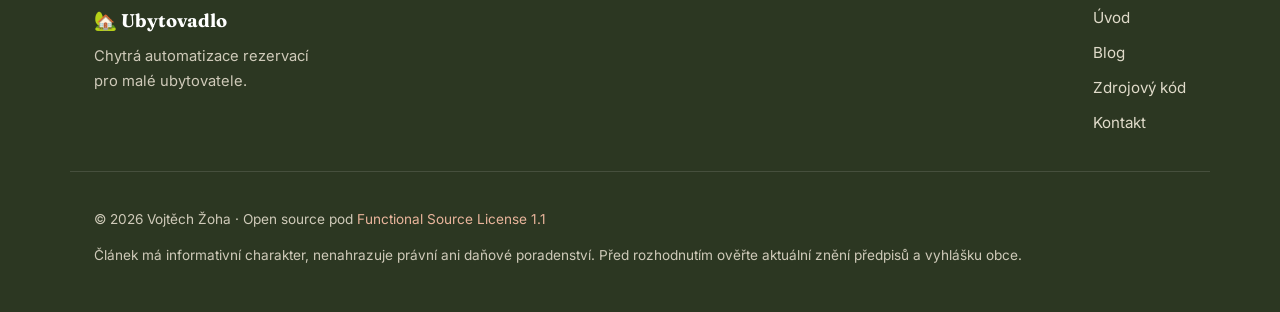
<file: blog/mistni-poplatek-z-pobytu/index.html>
<!DOCTYPE html>
<html lang="cs">
<head>
<meta charset="utf-8">
<!-- Google tag (gtag.js) -->
<script async src="https://www.googletagmanager.com/gtag/js?id=G-YQBZF70LQS"></script>
<script>
  window.dataLayer = window.dataLayer || [];
  function gtag(){dataLayer.push(arguments);}
  gtag('js', new Date());
  gtag('config', 'G-YQBZF70LQS');
</script>
<meta name="viewport" content="width=device-width, initial-scale=1">
<title>Místní poplatek z pobytu: kolik vybrat od hosta a komu odvést | Ubytovadlo</title>
<meta name="description" content="Poplatek z pobytu podle zákona 565/1990 Sb. činí maximálně 50 Kč za osobu a noc. Vybírá ho ubytovatel od hosta a odvádí obci. Kdo je osvobozen, jak vést evidenci a jak poplatek nezapomenout započítat do ceny.">
<meta property="og:title" content="Místní poplatek z pobytu: kolik vybrat a komu odvést">
<meta property="og:description" content="Sazba, plátce a poplatník, osvobození a evidenční povinnost při ubytování hostů.">
<meta property="og:type" content="article">
<meta property="og:locale" content="cs_CZ">
<meta property="og:image" content="https://www.ubytovadlo.cz/assets/screenshot-ekonomika.png">
<meta name="theme-color" content="#3d4a2f">
<link rel="preconnect" href="https://fonts.googleapis.com">
<link rel="preconnect" href="https://fonts.gstatic.com" crossorigin>
<link href="https://fonts.googleapis.com/css2?family=Fraunces:opsz,wght@9..144,500;9..144,600;9..144,700&family=Inter:wght@400;500;600&display=swap" rel="stylesheet">
<link rel="stylesheet" href="/assets/style.css">
<link rel="canonical" href="https://www.ubytovadlo.cz/blog/mistni-poplatek-z-pobytu/">
<script type="application/ld+json">
{
  "@context": "https://schema.org",
  "@graph": [
    {
      "@type": "Article",
      "@id": "https://www.ubytovadlo.cz/blog/mistni-poplatek-z-pobytu/#article",
      "headline": "Místní poplatek z pobytu: kolik vybrat od hosta a komu odvést",
      "description": "Poplatek z pobytu podle zákona 565/1990 Sb. činí max. 50 Kč za osobu a noc. Vybírá ho ubytovatel a odvádí obci. Osvobození, evidence a započítání do ceny.",
      "inLanguage": "cs-CZ",
      "datePublished": "2026-07-11",
      "dateModified": "2026-07-11",
      "image": "https://www.ubytovadlo.cz/assets/screenshot-ekonomika.png",
      "articleSection": "Poplatky",
      "author": { "@id": "https://www.ubytovadlo.cz/#author" },
      "publisher": { "@id": "https://www.ubytovadlo.cz/#author" },
      "mainEntityOfPage": "https://www.ubytovadlo.cz/blog/mistni-poplatek-z-pobytu/",
      "about": [
        { "@type": "Thing", "name": "Místní poplatek z pobytu" },
        { "@type": "Thing", "name": "Zákon o místních poplatcích 565/1990 Sb." }
      ],
      "speakable": { "@type": "SpeakableSpecification", "cssSelector": [".answer"] }
    },
    {
      "@type": "BreadcrumbList",
      "itemListElement": [
        { "@type": "ListItem", "position": 1, "name": "Ubytovadlo", "item": "https://www.ubytovadlo.cz/" },
        { "@type": "ListItem", "position": 2, "name": "Blog", "item": "https://www.ubytovadlo.cz/blog/" },
        { "@type": "ListItem", "position": 3, "name": "Místní poplatek z pobytu", "item": "https://www.ubytovadlo.cz/blog/mistni-poplatek-z-pobytu/" }
      ]
    },
    {
      "@type": "FAQPage",
      "inLanguage": "cs-CZ",
      "mainEntity": [
        {
          "@type": "Question",
          "name": "Kolik činí poplatek z pobytu?",
          "acceptedAnswer": {
            "@type": "Answer",
            "text": "Maximálně 50 Kč za osobu a každý započatý den pobytu s výjimkou dne příjezdu, tedy fakticky za noc. Konkrétní výši v rozmezí 0 až 50 Kč stanoví každá obec svou obecně závaznou vyhláškou."
          }
        },
        {
          "@type": "Question",
          "name": "Kdo poplatek platí a kdo odvádí?",
          "acceptedAnswer": {
            "@type": "Answer",
            "text": "Poplatníkem je ubytovaný host. Plátcem je ubytovatel, který poplatek od hosta vybere a odvede obci jako správci poplatku."
          }
        },
        {
          "@type": "Question",
          "name": "Kdo je od poplatku z pobytu osvobozen?",
          "acceptedAnswer": {
            "@type": "Answer",
            "text": "Podle §3b zákona 565/1990 Sb. mimo jiné osoby mladší 18 let, osoby nevidomé, osoby závislé na pomoci jiné osoby, držitelé průkazu ZTP/P a jejich průvodci a osoby hospitalizované ve zdravotnickém zařízení. Úplný výčet stanoví zákon."
          }
        }
      ]
    }
  ]
}
</script>
</head>
<body>

<header class="nav">
  <div class="wrap nav-inner">
    <a class="brand" href="/"><span class="brand-mark">🏡</span> Ubytovadlo</a>
    <nav class="nav-links">
      <a href="/#co-umi">Co umí</a>
      <a href="/#pro-koho">Pro koho</a>
      <a href="/blog/">Blog</a>
      <a class="nav-cta" href="https://github.com/vzoha/ubytovadlo">GitHub ↗</a>
    </nav>
  </div>
</header>

<main>

<article>
  <header class="article-head">
    <div class="wrap article-head-inner">
      <p class="crumbs"><a href="/blog/">Blog</a> · Poplatky</p>
      <h1>Místní poplatek z pobytu: kolik vybrat od hosta a komu odvést</h1>
      <div class="article-meta">
        <span>11.&nbsp;7.&nbsp;2026</span><span class="dot"></span>
        <span>5 min čtení</span><span class="dot"></span>
        <span>Vojtěch Žoha</span>
      </div>
    </div>
  </header>

  <div class="wrap">
    <aside class="answer">
      <p class="answer-label">Rychlá odpověď</p>
      <p>Poplatek z&nbsp;pobytu je <strong>max. 50&nbsp;Kč za osobu a noc</strong> (za každý započatý den kromě dne příjezdu). Konkrétní výši stanoví <strong>každá obec vyhláškou</strong> v&nbsp;rozmezí 0–50&nbsp;Kč. <strong>Poplatníkem je host, plátcem ubytovatel</strong> — vy poplatek vyberete a&nbsp;odvedete obci. Vedete evidenční povinnost a&nbsp;počítáte s&nbsp;osvobozením (např. osoby mladší 18&nbsp;let). Vyplývá to ze <strong>zákona č.&nbsp;565/1990&nbsp;Sb.</strong></p>
    </aside>
  </div>

  <div class="wrap">
    <div class="prose">

      <p>Malá položka, na kterou se snadno zapomene — a přitom ji obec při kontrole dohledá. Poplatek z&nbsp;pobytu platí hosté, ale zodpovědnost za&nbsp;jeho výběr a&nbsp;odvedení leží na&nbsp;vás jako ubytovateli.</p>

      <h2>Kolik to je</h2>
      <p>Zákon o&nbsp;místních poplatcích (č.&nbsp;565/1990&nbsp;Sb.) stanoví <strong>horní hranici 50&nbsp;Kč</strong> za osobu a&nbsp;každý započatý den pobytu <strong>s&nbsp;výjimkou dne, kdy pobyt začal</strong>. Prakticky se tedy platí za&nbsp;každou přenocovanou noc.</p>
      <p>Konkrétní sazbu si ale <strong>určuje každá obec sama</strong> obecně závaznou vyhláškou — může být 50&nbsp;Kč, ale klidně 15&nbsp;nebo 30&nbsp;Kč, případně nula. <strong>Ověřte si aktuální vyhlášku obce</strong>, kde ubytováváte; sazby se liší a&nbsp;mění.</p>

      <div class="note">
        <strong>Příklad výpočtu.</strong> Sazba obce 20&nbsp;Kč, 2&nbsp;dospělí hosté, pobyt na&nbsp;3&nbsp;noci: 20&nbsp;×&nbsp;2&nbsp;×&nbsp;3&nbsp;=&nbsp;<strong>120&nbsp;Kč</strong>, které vyberete od&nbsp;hostů a&nbsp;odvedete obci.
      </div>

      <h2>Kdo platí a kdo odvádí</h2>
      <ul>
        <li><strong>Poplatník</strong> — ubytovaný host (osoba, která v&nbsp;obci není přihlášená k&nbsp;pobytu).</li>
        <li><strong>Plátce</strong> — vy, ubytovatel. Poplatek od&nbsp;hosta <strong>vyberete a&nbsp;odvedete obci</strong> jako správci poplatku, obvykle v&nbsp;termínech podle obecní vyhlášky.</li>
      </ul>
      <p>Nezapomeňte poplatek <strong>započítat do ceny nebo ho jasně uvést</strong>, aby vás nepřekvapil až při odvodu — je to částka, kterou jen procházíte směrem k&nbsp;obci.</p>

      <h2>Kdo je osvobozen</h2>
      <p>Podle <strong>§&nbsp;3b</strong> zákona jsou od&nbsp;poplatku osvobozeny mimo jiné:</p>
      <ul>
        <li>osoby <strong>mladší 18 let</strong>,</li>
        <li>osoby nevidomé a&nbsp;osoby závislé na&nbsp;pomoci jiné fyzické osoby,</li>
        <li>držitelé průkazu <strong>ZTP/P a&nbsp;jejich průvodci</strong>,</li>
        <li>osoby hospitalizované ve&nbsp;zdravotnickém zařízení.</li>
      </ul>
      <p>Jde o&nbsp;hlavní kategorie — <strong>úplný a&nbsp;závazný výčet najdete přímo v&nbsp;§&nbsp;3b zákona</strong>. Osvobození je dobré umět doložit (např. věk hosta z&nbsp;dokladu).</p>

      <h2>Evidenční povinnost</h2>
      <p>K&nbsp;poplatku vedete <strong>evidenční povinnost</strong> — přehled o&nbsp;ubytovaných, počtu nocí a&nbsp;vybraném poplatku, ze&nbsp;kterého při odvodu i&nbsp;případné kontrole vycházíte. Řada obcí má vlastní formulář hlášení. Ať už ho vyplňujete jakkoli, potřebujete o&nbsp;každém pobytu vědět počet osob, nocí a&nbsp;kdo byl osvobozen.</p>

      <div class="faq-list">
        <details class="faq-item" open>
          <summary>Platí se poplatek i&nbsp;za&nbsp;den příjezdu?</summary>
          <p>Ne. Poplatek se platí za&nbsp;každý započatý den pobytu <em>s&nbsp;výjimkou dne, kdy pobyt začal</em> — tedy fakticky za&nbsp;přenocované noci.</p>
        </details>
        <details class="faq-item">
          <summary>Kde zjistím sazbu pro svou obec?</summary>
          <p>V&nbsp;obecně závazné vyhlášce dané obce o&nbsp;místním poplatku z&nbsp;pobytu. Sazby se liší (0–50&nbsp;Kč) a&nbsp;mění, ověřte aktuální znění u&nbsp;své obce.</p>
        </details>
        <details class="faq-item">
          <summary>Musím poplatek vybírat i&nbsp;od&nbsp;dětí?</summary>
          <p>Osoby mladší 18&nbsp;let jsou podle §&nbsp;3b od&nbsp;poplatku osvobozeny. Pro jistotu si ověřte i&nbsp;znění vyhlášky vaší obce.</p>
        </details>
      </div>

    </div>
  </div>

  <div class="wrap">
    <section class="solves">
      <p class="eyebrow">Jak to řeší Ubytovadlo</p>
      <h2>Poplatek spočítaný u každé rezervace</h2>
      <p>Ubytovadlo zná počet hostů i&nbsp;nocí, takže poplatek z&nbsp;pobytu dopočítá samo a&nbsp;nezapomene ho.</p>
      <ul>
        <li><strong>Sazba na&nbsp;jednom místě</strong> — nastavíte poplatek za&nbsp;osobu a&nbsp;noc jednou, aplikace ho použije u&nbsp;každé rezervace.</li>
        <li><strong>Automatický výpočet</strong> podle počtu dospělých hostů a&nbsp;nocí, s&nbsp;promítnutím do&nbsp;ekonomiky rezervace.</li>
        <li><strong>Podklad pro obec</strong> — přehled pobytů a&nbsp;vybraných poplatků máte kdykoli po&nbsp;ruce.</li>
      </ul>
      <div class="solves-actions">
        <a class="btn btn-primary" href="/#pouzivat">Chci to používat</a>
        <a class="btn btn-ghost" href="https://github.com/vzoha/ubytovadlo">Zdrojový kód na GitHubu</a>
      </div>
    </section>
  </div>

  <div class="wrap">
    <p class="article-back"><a href="/blog/">← Zpět na blog</a></p>
  </div>
</article>

<section class="related">
  <div class="wrap">
    <h2>Mohlo by se hodit</h2>
    <div class="related-grid">
      <a class="post-card" href="/blog/ubyport-hlaseni-cizincu/">
        <div class="post-meta"><span class="tag">Cizinci</span></div>
        <h2>Ubyport: jak nahlásit ubytovaného cizince a nedostat pokutu</h2>
        <p>Koho, do kdy a jak hlásit cizinecké policii a co je domovní kniha.</p>
        <span class="post-more">Číst návod →</span>
      </a>
      <a class="post-card" href="/blog/faktura-ubytovani-neplatce-dph/">
        <div class="post-meta"><span class="tag">Fakturace</span></div>
        <h2>Jak vystavit fakturu za ubytování jako neplátce DPH</h2>
        <p>Náležitosti dokladu, QR Platba a přepočet eur kurzem ČNB.</p>
        <span class="post-more">Číst návod →</span>
      </a>
    </div>
  </div>
</section>

</main>

<footer class="footer">
  <div class="wrap footer-inner">
    <div class="footer-brand">
      <span class="brand-mark">🏡</span> <strong>Ubytovadlo</strong>
      <p>Chytrá automatizace rezervací pro&nbsp;malé ubytovatele.</p>
    </div>
    <nav class="footer-links">
      <a href="/">Úvod</a>
      <a href="/blog/">Blog</a>
      <a href="https://github.com/vzoha/ubytovadlo">Zdrojový kód</a>
      <a href="mailto:vzoha@volny.cz">Kontakt</a>
    </nav>
  </div>
  <div class="wrap footer-legal">
    <p>© 2026 Vojtěch Žoha · Open source pod <a href="https://github.com/vzoha/ubytovadlo/blob/main/LICENSE.md">Functional Source License 1.1</a></p>
    <p style="margin-top:10px">Článek má informativní charakter, nenahrazuje právní ani daňové poradenství. Před rozhodnutím ověřte aktuální znění předpisů a&nbsp;vyhlášku obce.</p>
  </div>
</footer>

<script>
  document.addEventListener('click', function (e) {
    var a = e.target.closest('a[href*="github.com"]');
    if (a && typeof gtag === 'function') {
      gtag('event', 'github_click', { link_url: a.href });
    }
  });
</script>
</body>
</html>
</file>
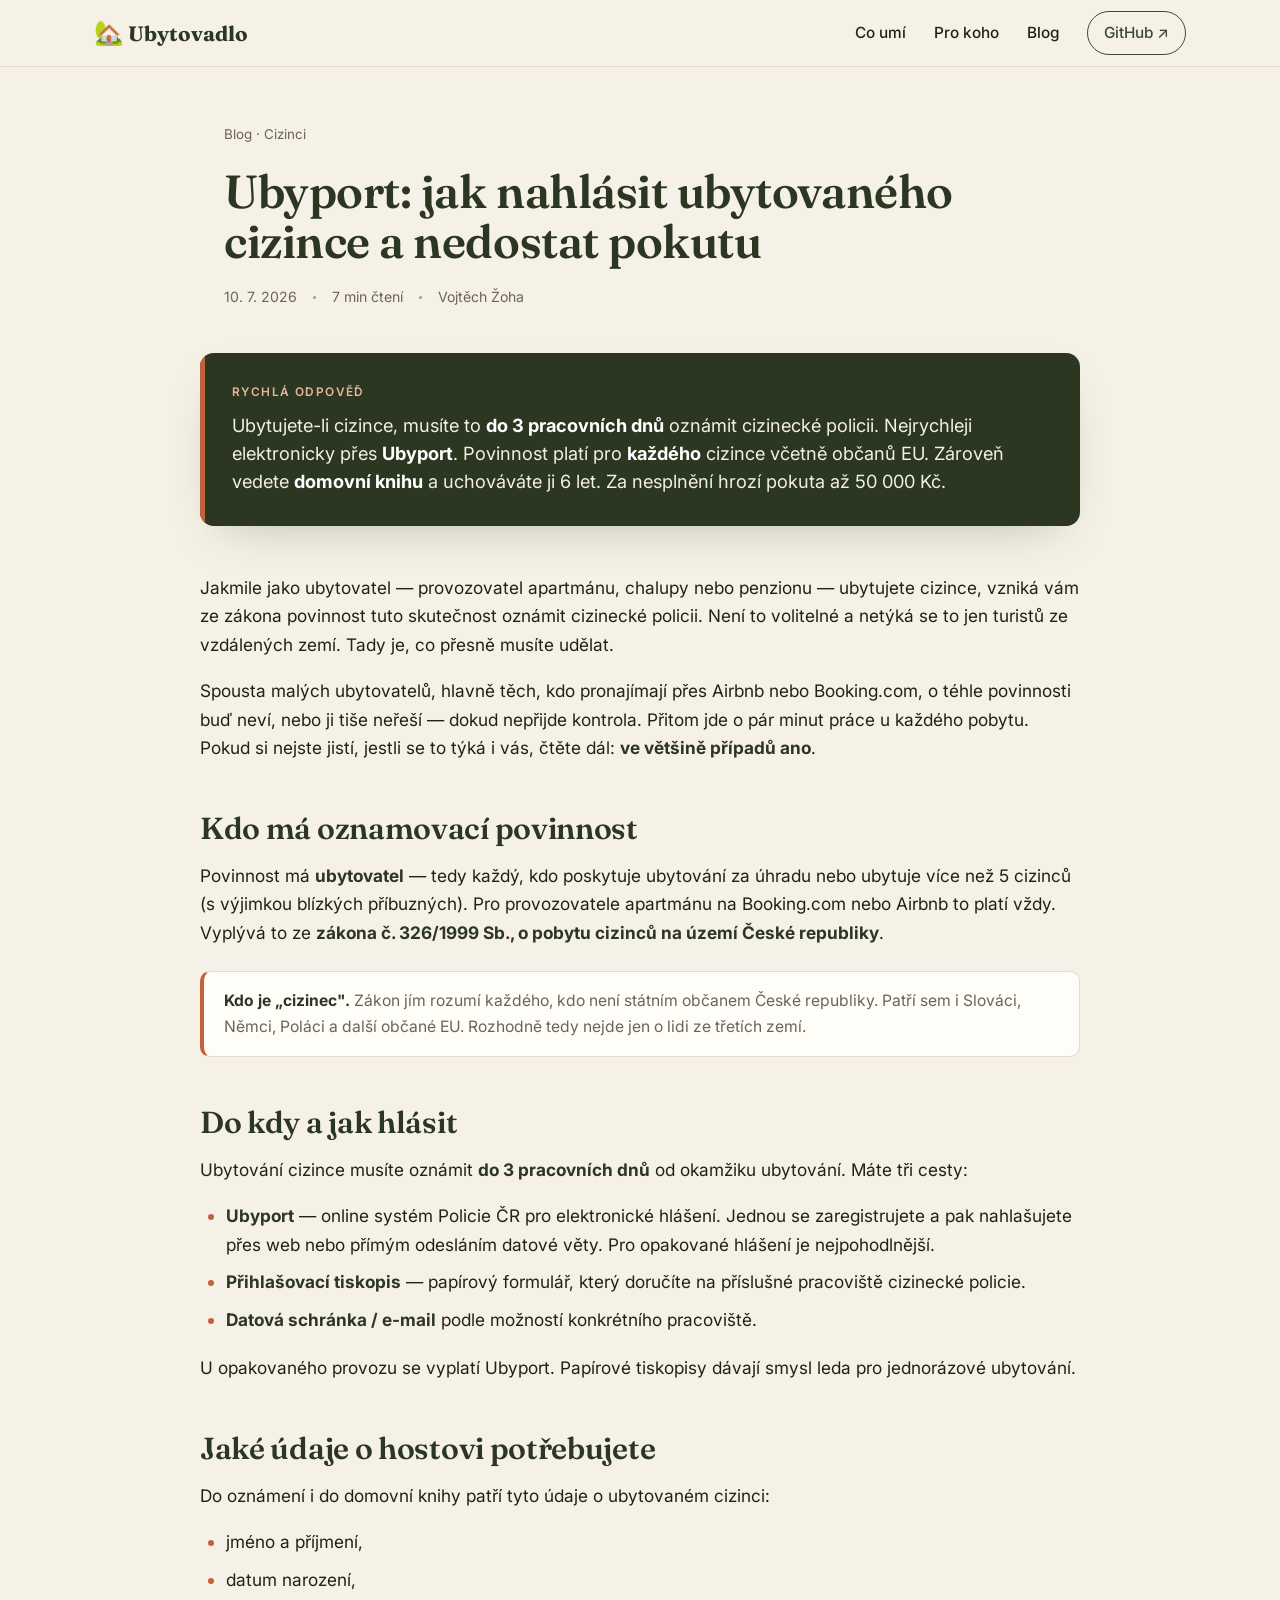
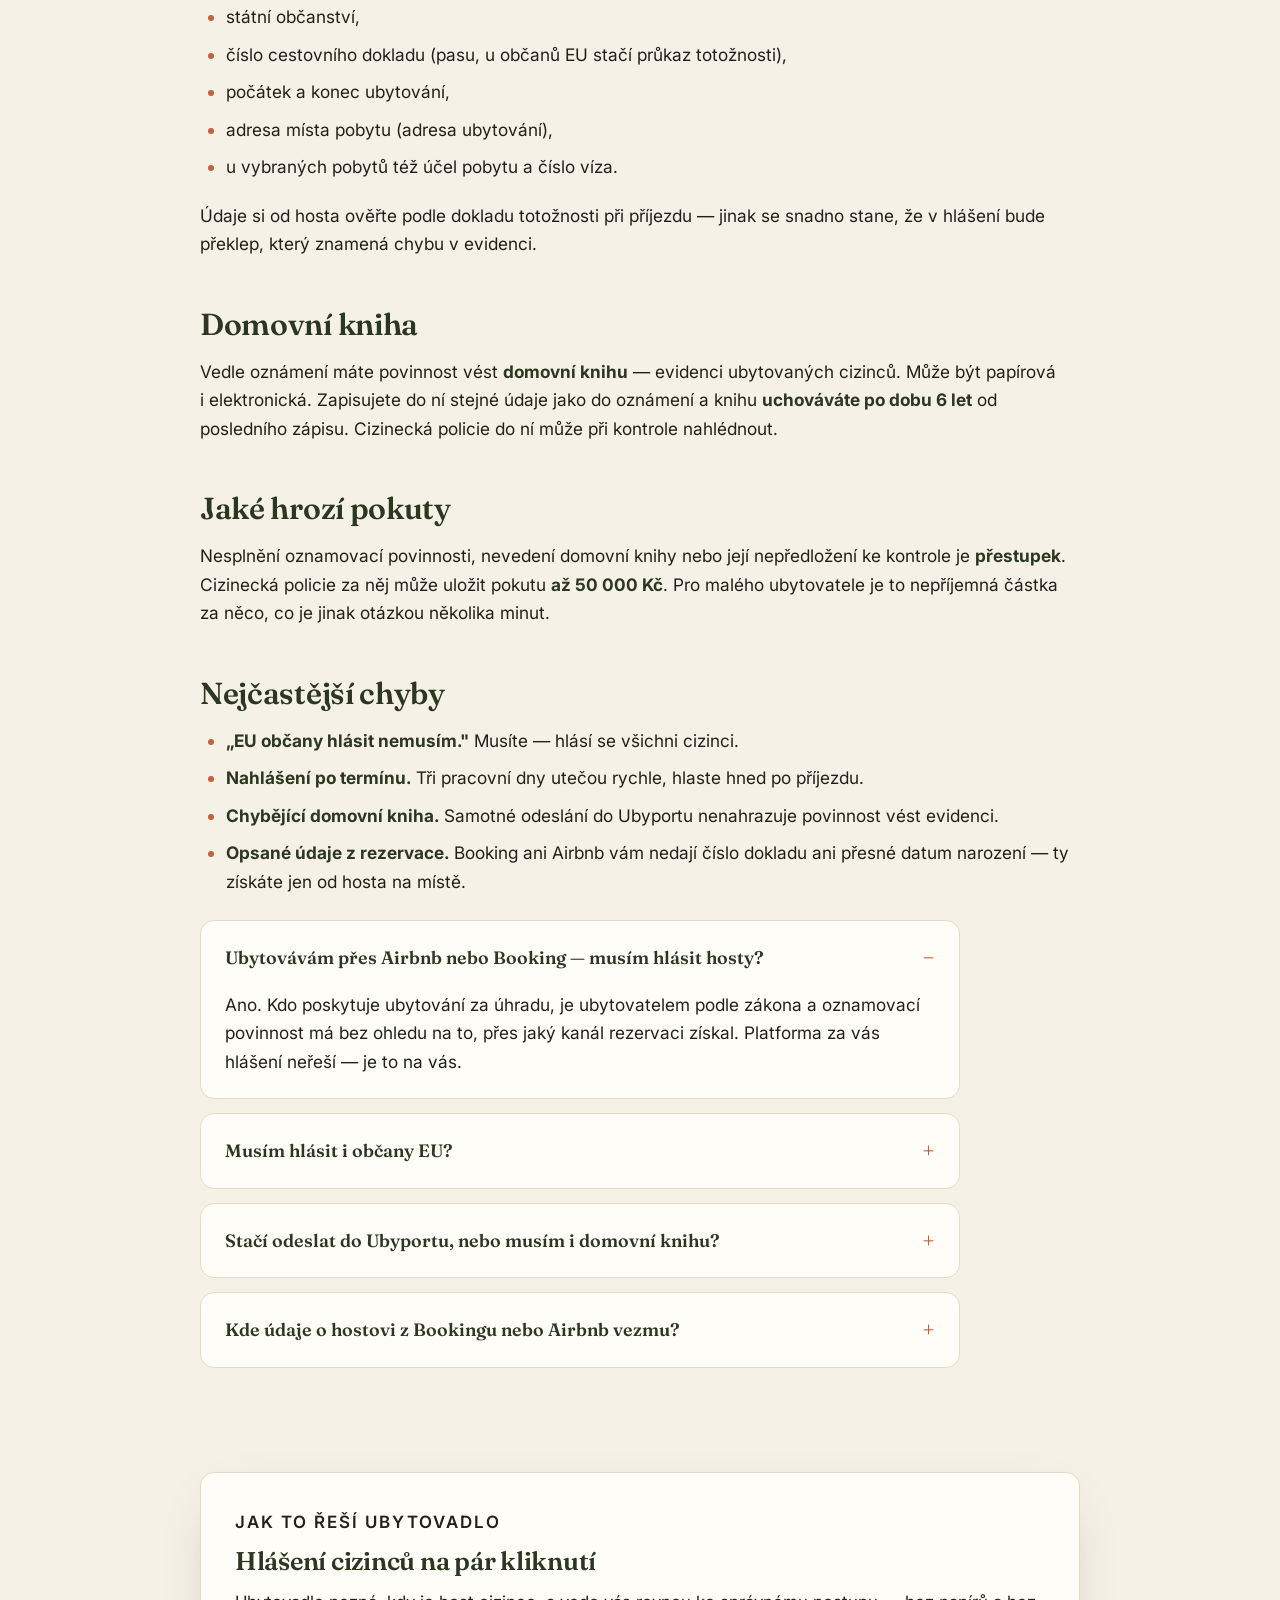
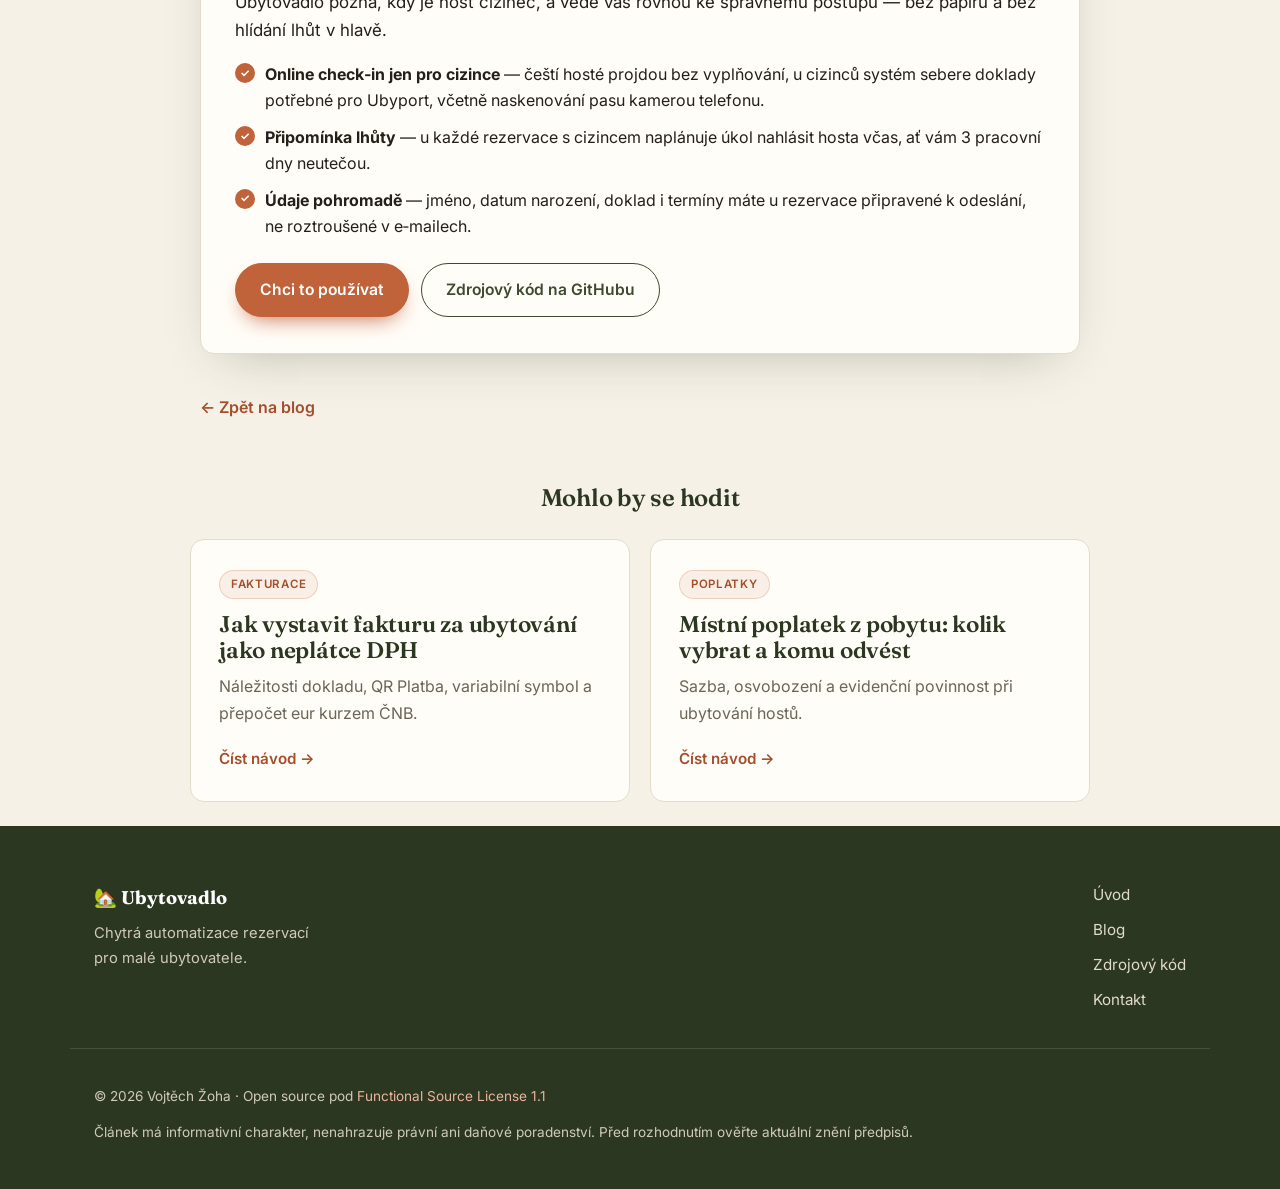
<file: blog/ubyport-hlaseni-cizincu/index.html>
<!DOCTYPE html>
<html lang="cs">
<head>
<meta charset="utf-8">
<!-- Google tag (gtag.js) -->
<script async src="https://www.googletagmanager.com/gtag/js?id=G-YQBZF70LQS"></script>
<script>
  window.dataLayer = window.dataLayer || [];
  function gtag(){dataLayer.push(arguments);}
  gtag('js', new Date());
  gtag('config', 'G-YQBZF70LQS');
</script>
<meta name="viewport" content="width=device-width, initial-scale=1">
<title>Ubyport: jak nahlásit ubytovaného cizince (návod 2026) | Ubytovadlo</title>
<meta name="description" content="Ubytovatel musí oznámit ubytování cizince cizinecké policii do 3 pracovních dnů. Návod, koho a jak hlásit přes Ubyport, co je domovní kniha, jaké údaje sbírat a jaká hrozí pokuta.">
<meta property="og:title" content="Ubyport: jak nahlásit ubytovaného cizince (návod 2026)">
<meta property="og:description" content="Koho, do kdy a jak hlásit cizinecké policii. Domovní kniha, potřebné údaje, pokuty a jak celé oznámení zvládnout rychle.">
<meta property="og:type" content="article">
<meta property="og:locale" content="cs_CZ">
<meta property="og:image" content="https://www.ubytovadlo.cz/assets/screenshot-checkin.png">
<meta name="theme-color" content="#3d4a2f">
<link rel="preconnect" href="https://fonts.googleapis.com">
<link rel="preconnect" href="https://fonts.gstatic.com" crossorigin>
<link href="https://fonts.googleapis.com/css2?family=Fraunces:opsz,wght@9..144,500;9..144,600;9..144,700&family=Inter:wght@400;500;600&display=swap" rel="stylesheet">
<link rel="stylesheet" href="/assets/style.css">
<link rel="canonical" href="https://www.ubytovadlo.cz/blog/ubyport-hlaseni-cizincu/">
<script type="application/ld+json">
{
  "@context": "https://schema.org",
  "@graph": [
    {
      "@type": "Article",
      "@id": "https://www.ubytovadlo.cz/blog/ubyport-hlaseni-cizincu/#article",
      "headline": "Ubyport: jak nahlásit ubytovaného cizince a nedostat pokutu",
      "description": "Ubytovatel musí ubytování cizince oznámit cizinecké policii do 3 pracovních dnů. Kdo, co a jak přes Ubyport, domovní kniha, potřebné údaje a pokuty.",
      "inLanguage": "cs-CZ",
      "datePublished": "2026-07-10",
      "dateModified": "2026-07-10",
      "image": "https://www.ubytovadlo.cz/assets/screenshot-checkin.png",
      "articleSection": "Cizinci",
      "author": { "@id": "https://www.ubytovadlo.cz/#author" },
      "publisher": { "@id": "https://www.ubytovadlo.cz/#author" },
      "mainEntityOfPage": "https://www.ubytovadlo.cz/blog/ubyport-hlaseni-cizincu/",
      "about": [
        { "@type": "Thing", "name": "Ubyport" },
        { "@type": "Thing", "name": "Hlášení cizinců" },
        { "@type": "Thing", "name": "Zákon o pobytu cizinců 326/1999 Sb." }
      ],
      "speakable": {
        "@type": "SpeakableSpecification",
        "cssSelector": [".answer"]
      }
    },
    {
      "@type": "BreadcrumbList",
      "itemListElement": [
        { "@type": "ListItem", "position": 1, "name": "Ubytovadlo", "item": "https://www.ubytovadlo.cz/" },
        { "@type": "ListItem", "position": 2, "name": "Blog", "item": "https://www.ubytovadlo.cz/blog/" },
        { "@type": "ListItem", "position": 3, "name": "Ubyport: hlášení cizinců", "item": "https://www.ubytovadlo.cz/blog/ubyport-hlaseni-cizincu/" }
      ]
    },
    {
      "@type": "FAQPage",
      "inLanguage": "cs-CZ",
      "mainEntity": [
        {
          "@type": "Question",
          "name": "Ubytovávám přes Airbnb nebo Booking, musím hlásit hosty na cizineckou policii?",
          "acceptedAnswer": {
            "@type": "Answer",
            "text": "Ano. Kdo poskytuje ubytování za úhradu, je ubytovatelem podle zákona o pobytu cizinců a oznamovací povinnost má bez ohledu na to, přes jaký kanál rezervaci získal. Airbnb ani Booking.com hlášení za ubytovatele neřeší."
          }
        },
        {
          "@type": "Question",
          "name": "Do kdy musí ubytovatel nahlásit cizince?",
          "acceptedAnswer": {
            "@type": "Answer",
            "text": "Ubytovatel musí ubytování cizince oznámit odboru cizinecké policie do 3 pracovních dnů od ubytování. Nejsnáz elektronicky přes systém Ubyport."
          }
        },
        {
          "@type": "Question",
          "name": "Musím hlásit i občany Evropské unie?",
          "acceptedAnswer": {
            "@type": "Answer",
            "text": "Ano. Oznamovací povinnost se vztahuje na všechny cizince bez ohledu na státní příslušnost, tedy i na občany EU a jejich rodinné příslušníky. Cizincem se rozumí každý, kdo není občanem České republiky."
          }
        },
        {
          "@type": "Question",
          "name": "Co je domovní kniha a jak dlouho ji uchovávat?",
          "acceptedAnswer": {
            "@type": "Answer",
            "text": "Domovní kniha je evidence ubytovaných cizinců, kterou ubytovatel vede a uchovává po dobu 6 let od posledního zápisu. Může být i v elektronické podobě."
          }
        },
        {
          "@type": "Question",
          "name": "Jaká hrozí pokuta za nenahlášení cizince?",
          "acceptedAnswer": {
            "@type": "Answer",
            "text": "Nesplnění oznamovací povinnosti nebo nevedení domovní knihy je přestupek, za který může cizinecká policie uložit pokutu až 50 000 Kč."
          }
        }
      ]
    }
  ]
}
</script>
</head>
<body>

<header class="nav">
  <div class="wrap nav-inner">
    <a class="brand" href="/"><span class="brand-mark">🏡</span> Ubytovadlo</a>
    <nav class="nav-links">
      <a href="/#co-umi">Co umí</a>
      <a href="/#pro-koho">Pro koho</a>
      <a href="/blog/">Blog</a>
      <a class="nav-cta" href="https://github.com/vzoha/ubytovadlo">GitHub ↗</a>
    </nav>
  </div>
</header>

<main>

<article>
  <header class="article-head">
    <div class="wrap article-head-inner">
      <p class="crumbs"><a href="/blog/">Blog</a> · Cizinci</p>
      <h1>Ubyport: jak nahlásit ubytovaného cizince a nedostat pokutu</h1>
      <div class="article-meta">
        <span>10.&nbsp;7.&nbsp;2026</span><span class="dot"></span>
        <span>7 min čtení</span><span class="dot"></span>
        <span>Vojtěch Žoha</span>
      </div>
    </div>
  </header>

  <div class="wrap">
    <aside class="answer">
      <p class="answer-label">Rychlá odpověď</p>
      <p>Ubytujete-li cizince, musíte to <strong>do 3 pracovních dnů</strong> oznámit cizinecké policii. Nejrychleji elektronicky přes <strong>Ubyport</strong>. Povinnost platí pro <strong>každého</strong> cizince včetně občanů EU. Zároveň vedete <strong>domovní knihu</strong> a uchováváte ji 6 let. Za nesplnění hrozí pokuta až 50&nbsp;000&nbsp;Kč.</p>
    </aside>
  </div>

  <div class="wrap">
    <div class="prose">

      <p>Jakmile jako ubytovatel — provozovatel apartmánu, chalupy nebo penzionu — ubytujete cizince, vzniká vám ze zákona povinnost tuto skutečnost oznámit cizinecké policii. Není to volitelné a netýká se to jen turistů ze vzdálených zemí. Tady je, co přesně musíte udělat.</p>

      <p>Spousta malých ubytovatelů, hlavně těch, kdo pronajímají přes Airbnb nebo Booking.com, o&nbsp;téhle povinnosti buď neví, nebo ji tiše neřeší — dokud nepřijde kontrola. Přitom jde o&nbsp;pár minut práce u&nbsp;každého pobytu. Pokud si nejste jistí, jestli se to týká i&nbsp;vás, čtěte dál: <strong>ve&nbsp;většině případů ano</strong>.</p>

      <h2>Kdo má oznamovací povinnost</h2>
      <p>Povinnost má <strong>ubytovatel</strong> — tedy každý, kdo poskytuje ubytování za úhradu nebo ubytuje více než 5 cizinců (s výjimkou blízkých příbuzných). Pro provozovatele apartmánu na Booking.com nebo Airbnb to platí vždy. Vyplývá to ze <strong>zákona č. 326/1999 Sb., o pobytu cizinců na území České republiky</strong>.</p>

      <div class="note">
        <strong>Kdo je „cizinec".</strong> Zákon jím rozumí každého, kdo není státním občanem České republiky. Patří sem i&nbsp;Slováci, Němci, Poláci a další občané EU. Rozhodně tedy nejde jen o&nbsp;lidi ze třetích zemí.
      </div>

      <h2>Do kdy a jak hlásit</h2>
      <p>Ubytování cizince musíte oznámit <strong>do 3 pracovních dnů</strong> od okamžiku ubytování. Máte tři cesty:</p>
      <ul>
        <li><strong>Ubyport</strong> — online systém Policie ČR pro elektronické hlášení. Jednou se zaregistrujete a pak nahlašujete přes web nebo přímým odesláním datové věty. Pro opakované hlášení je nejpohodlnější.</li>
        <li><strong>Přihlašovací tiskopis</strong> — papírový formulář, který doručíte na příslušné pracoviště cizinecké policie.</li>
        <li><strong>Datová schránka / e‑mail</strong> podle možností konkrétního pracoviště.</li>
      </ul>
      <p>U opakovaného provozu se vyplatí Ubyport. Papírové tiskopisy dávají smysl leda pro jednorázové ubytování.</p>

      <h2>Jaké údaje o hostovi potřebujete</h2>
      <p>Do oznámení i do domovní knihy patří tyto údaje o ubytovaném cizinci:</p>
      <ul>
        <li>jméno a příjmení,</li>
        <li>datum narození,</li>
        <li>státní občanství,</li>
        <li>číslo cestovního dokladu (pasu, u občanů EU stačí průkaz totožnosti),</li>
        <li>počátek a konec ubytování,</li>
        <li>adresa místa pobytu (adresa ubytování),</li>
        <li>u vybraných pobytů též účel pobytu a číslo víza.</li>
      </ul>
      <p>Údaje si od hosta ověřte podle dokladu totožnosti při příjezdu — jinak se snadno stane, že v hlášení bude překlep, který znamená chybu v evidenci.</p>

      <h2>Domovní kniha</h2>
      <p>Vedle oznámení máte povinnost vést <strong>domovní knihu</strong> — evidenci ubytovaných cizinců. Může být papírová i&nbsp;elektronická. Zapisujete do ní stejné údaje jako do oznámení a knihu <strong>uchováváte po dobu 6 let</strong> od posledního zápisu. Cizinecká policie do ní může při kontrole nahlédnout.</p>

      <h2>Jaké hrozí pokuty</h2>
      <p>Nesplnění oznamovací povinnosti, nevedení domovní knihy nebo její nepředložení ke kontrole je <strong>přestupek</strong>. Cizinecká policie za něj může uložit pokutu <strong>až 50&nbsp;000&nbsp;Kč</strong>. Pro malého ubytovatele je to nepříjemná částka za něco, co je jinak otázkou několika minut.</p>

      <h2>Nejčastější chyby</h2>
      <ul>
        <li><strong>„EU občany hlásit nemusím."</strong> Musíte — hlásí se všichni cizinci.</li>
        <li><strong>Nahlášení po termínu.</strong> Tři pracovní dny utečou rychle, hlaste hned po příjezdu.</li>
        <li><strong>Chybějící domovní kniha.</strong> Samotné odeslání do Ubyportu nenahrazuje povinnost vést evidenci.</li>
        <li><strong>Opsané údaje z rezervace.</strong> Booking ani Airbnb vám nedají číslo dokladu ani přesné datum narození — ty získáte jen od hosta na místě.</li>
      </ul>

      <div class="faq-list">
        <details class="faq-item" open>
          <summary>Ubytovávám přes Airbnb nebo Booking — musím hlásit hosty?</summary>
          <p>Ano. Kdo poskytuje ubytování za&nbsp;úhradu, je ubytovatelem podle zákona a&nbsp;oznamovací povinnost má bez ohledu na&nbsp;to, přes jaký kanál rezervaci získal. Platforma za&nbsp;vás hlášení neřeší — je to na&nbsp;vás.</p>
        </details>
        <details class="faq-item">
          <summary>Musím hlásit i občany EU?</summary>
          <p>Ano. Oznamovací povinnost se vztahuje na všechny cizince bez ohledu na státní příslušnost — tedy i&nbsp;na Slováky, Němce a další občany EU.</p>
        </details>
        <details class="faq-item">
          <summary>Stačí odeslat do Ubyportu, nebo musím i&nbsp;domovní knihu?</summary>
          <p>Potřebujete obojí. Ubyport je způsob oznámení policii, domovní kniha je vaše evidence, kterou uchováváte 6 let a předkládáte při kontrole.</p>
        </details>
        <details class="faq-item">
          <summary>Kde údaje o&nbsp;hostovi z&nbsp;Bookingu nebo Airbnb vezmu?</summary>
          <p>Nikde automaticky — číslo dokladu ani datum narození platformy neposílají. Sbírají se od hosta při příjezdu, ideálně formou online check‑inu.</p>
        </details>
      </div>

    </div>
  </div>

  <div class="wrap">
    <section class="solves">
      <p class="eyebrow">Jak to řeší Ubytovadlo</p>
      <h2>Hlášení cizinců na pár kliknutí</h2>
      <p>Ubytovadlo pozná, kdy je host cizinec, a vede vás rovnou ke správnému postupu — bez papírů a bez hlídání lhůt v hlavě.</p>
      <ul>
        <li><strong>Online check‑in jen pro cizince</strong> — čeští hosté projdou bez vyplňování, u&nbsp;cizinců systém sebere doklady potřebné pro Ubyport, včetně naskenování pasu kamerou telefonu.</li>
        <li><strong>Připomínka lhůty</strong> — u&nbsp;každé rezervace s&nbsp;cizincem naplánuje úkol nahlásit hosta včas, ať vám 3&nbsp;pracovní dny neutečou.</li>
        <li><strong>Údaje pohromadě</strong> — jméno, datum narození, doklad i&nbsp;termíny máte u&nbsp;rezervace připravené k&nbsp;odeslání, ne roztroušené v&nbsp;e‑mailech.</li>
      </ul>
      <div class="solves-actions">
        <a class="btn btn-primary" href="/#pouzivat">Chci to používat</a>
        <a class="btn btn-ghost" href="https://github.com/vzoha/ubytovadlo">Zdrojový kód na GitHubu</a>
      </div>
    </section>
  </div>

  <div class="wrap">
    <p class="article-back"><a href="/blog/">← Zpět na blog</a></p>
  </div>
</article>

<section class="related">
  <div class="wrap">
    <h2>Mohlo by se hodit</h2>
    <div class="related-grid">
      <a class="post-card" href="/blog/faktura-ubytovani-neplatce-dph/">
        <div class="post-meta"><span class="tag">Fakturace</span></div>
        <h2>Jak vystavit fakturu za ubytování jako neplátce DPH</h2>
        <p>Náležitosti dokladu, QR Platba, variabilní symbol a přepočet eur kurzem ČNB.</p>
        <span class="post-more">Číst návod →</span>
      </a>
      <a class="post-card" href="/blog/mistni-poplatek-z-pobytu/">
        <div class="post-meta"><span class="tag">Poplatky</span></div>
        <h2>Místní poplatek z pobytu: kolik vybrat a komu odvést</h2>
        <p>Sazba, osvobození a evidenční povinnost při ubytování hostů.</p>
        <span class="post-more">Číst návod →</span>
      </a>
    </div>
  </div>
</section>

</main>

<footer class="footer">
  <div class="wrap footer-inner">
    <div class="footer-brand">
      <span class="brand-mark">🏡</span> <strong>Ubytovadlo</strong>
      <p>Chytrá automatizace rezervací pro&nbsp;malé ubytovatele.</p>
    </div>
    <nav class="footer-links">
      <a href="/">Úvod</a>
      <a href="/blog/">Blog</a>
      <a href="https://github.com/vzoha/ubytovadlo">Zdrojový kód</a>
      <a href="mailto:vzoha@volny.cz">Kontakt</a>
    </nav>
  </div>
  <div class="wrap footer-legal">
    <p>© 2026 Vojtěch Žoha · Open source pod <a href="https://github.com/vzoha/ubytovadlo/blob/main/LICENSE.md">Functional Source License 1.1</a></p>
    <p style="margin-top:10px">Článek má informativní charakter, nenahrazuje právní ani daňové poradenství. Před rozhodnutím ověřte aktuální znění předpisů.</p>
  </div>
</footer>

<script>
  document.addEventListener('click', function (e) {
    var a = e.target.closest('a[href*="github.com"]');
    if (a && typeof gtag === 'function') {
      gtag('event', 'github_click', { link_url: a.href });
    }
  });
</script>
</body>
</html>
</file>
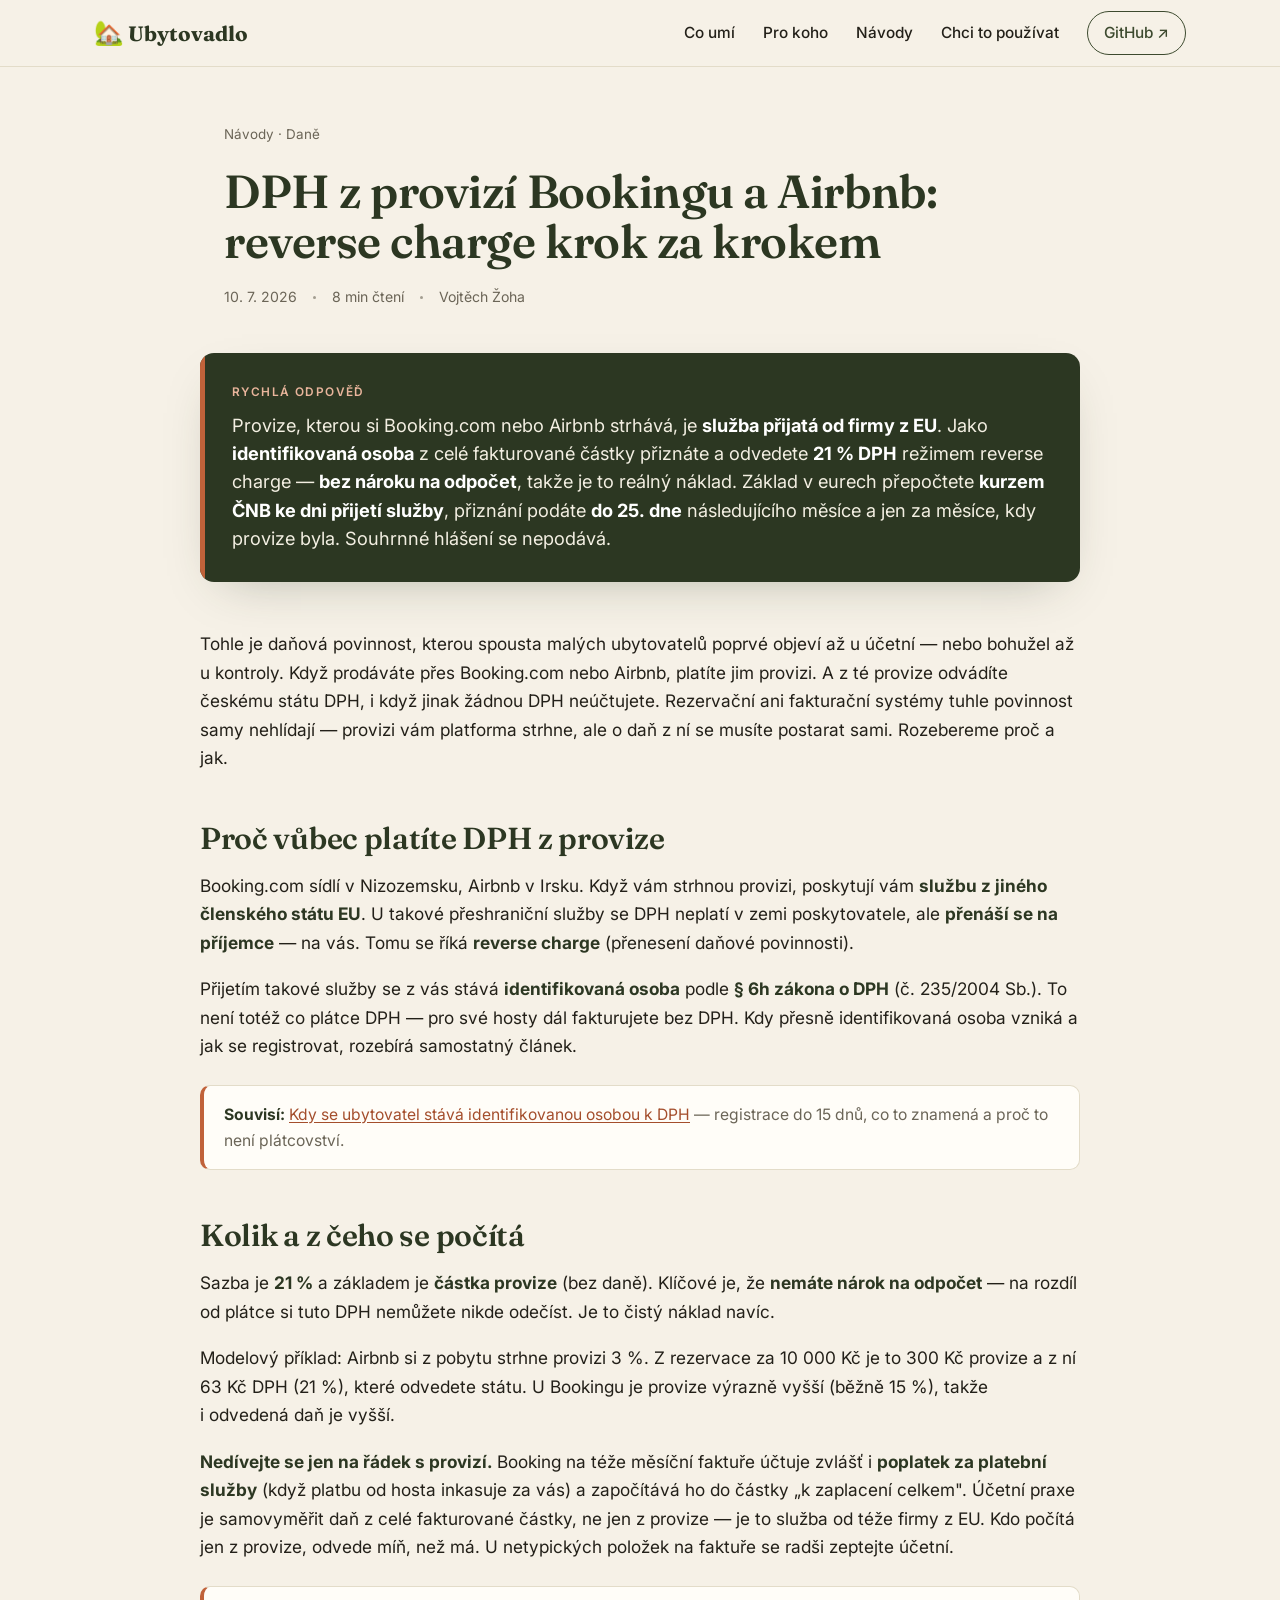
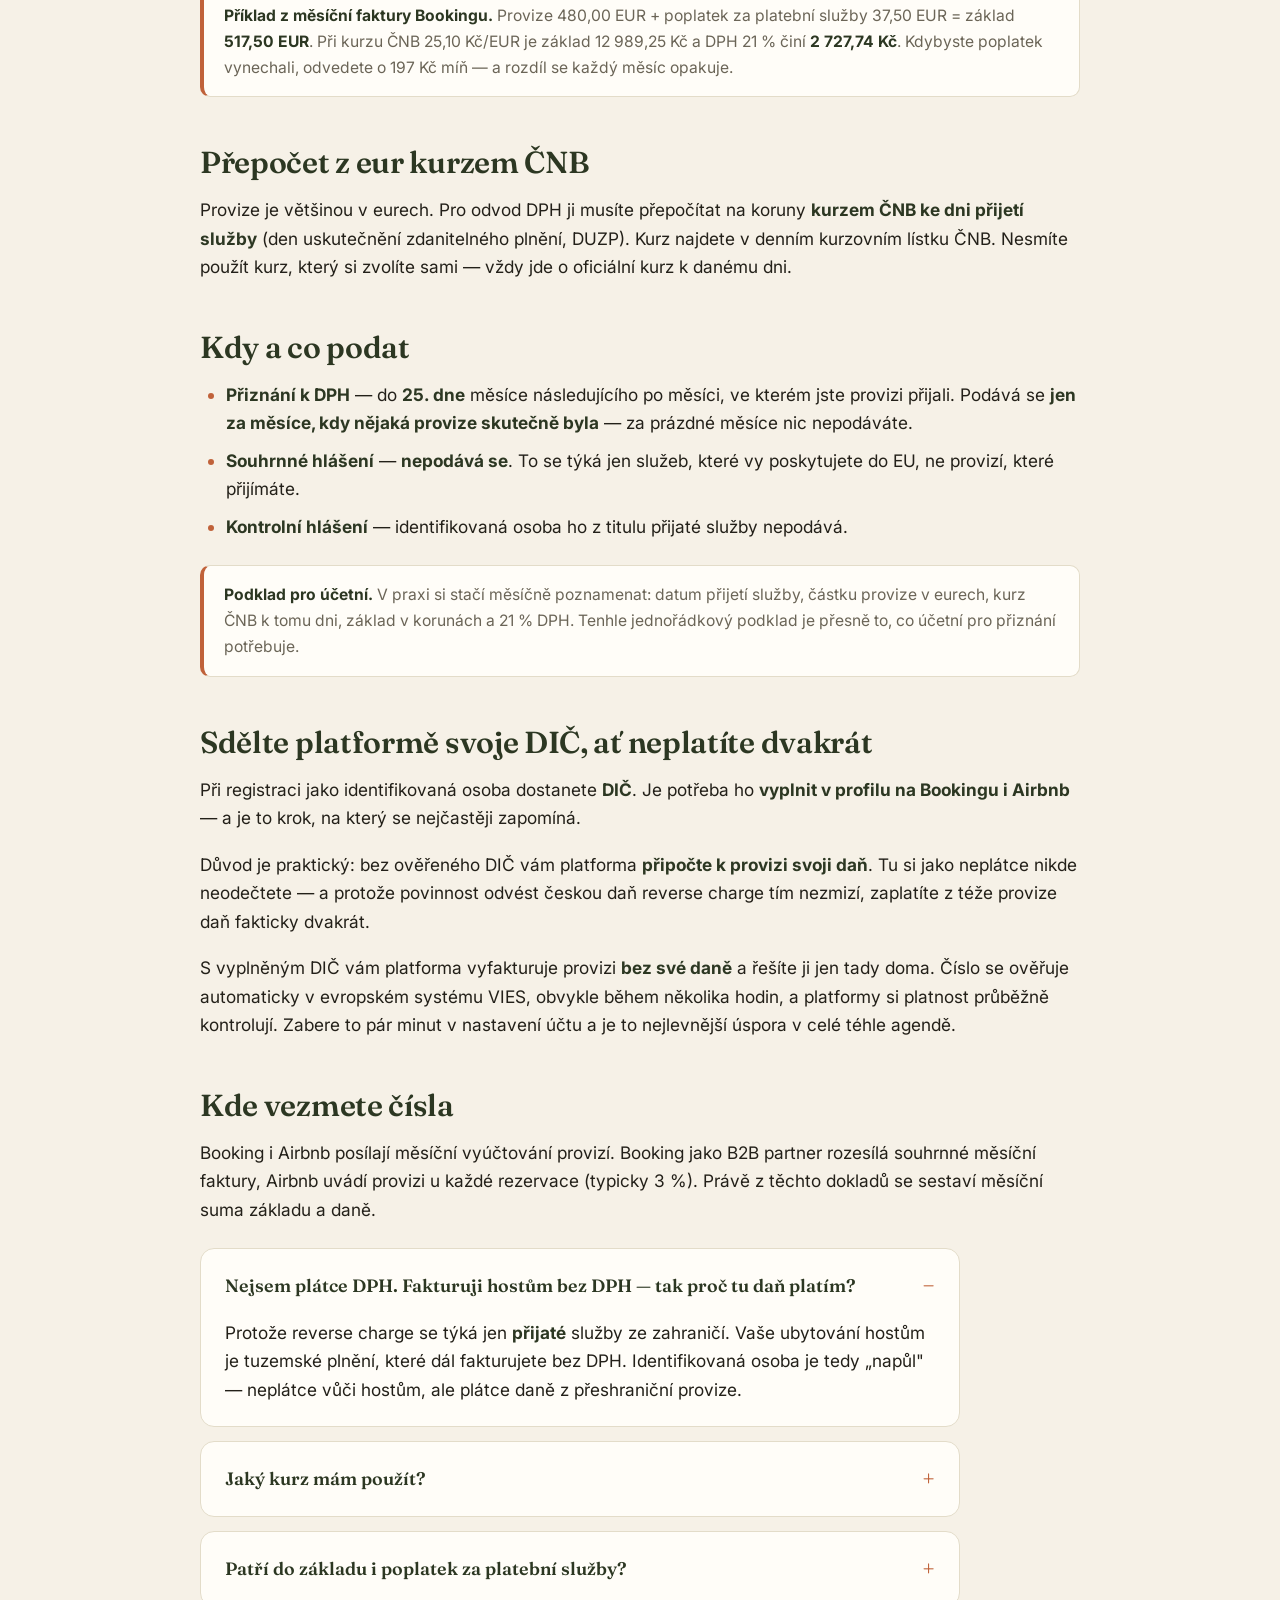
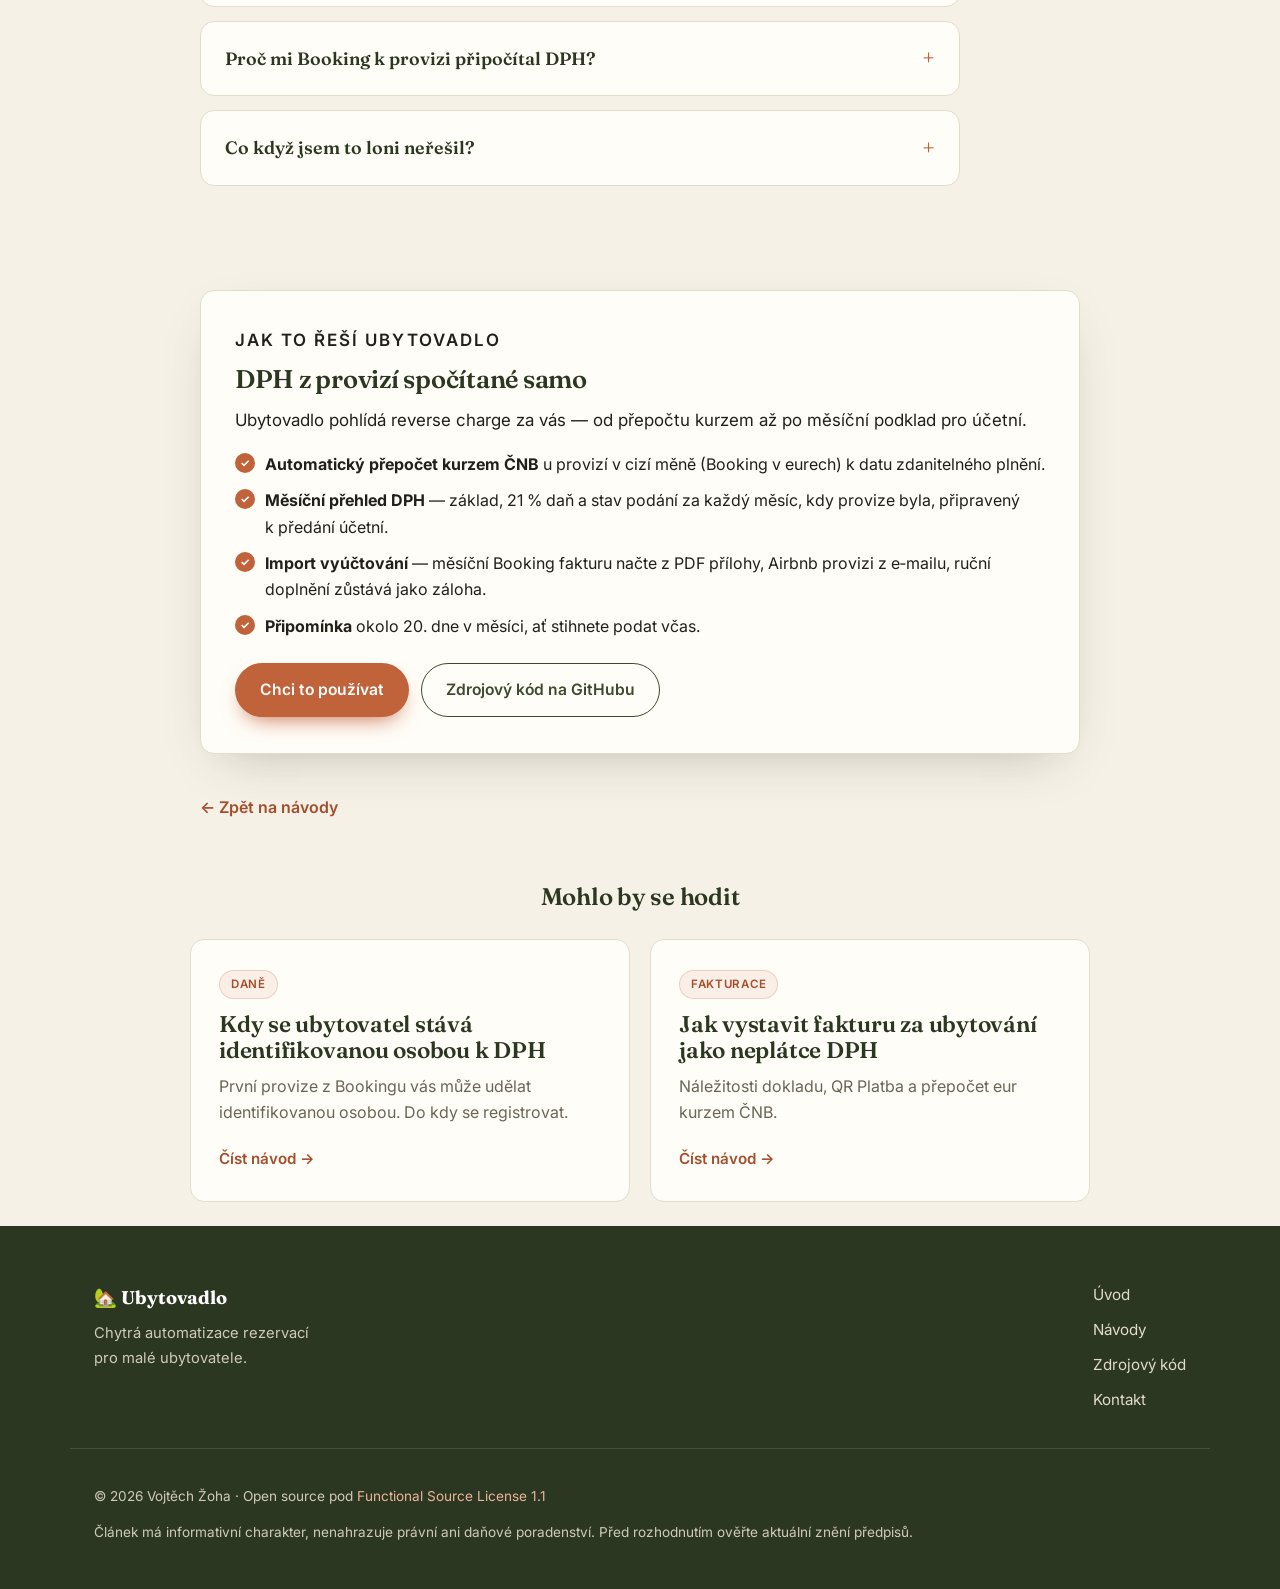
<file: navody/dph-z-provizi-booking-airbnb/index.html>
<!DOCTYPE html>
<html lang="cs">
<head>
<meta charset="utf-8">
<!-- Google tag (gtag.js) -->
<script async src="https://www.googletagmanager.com/gtag/js?id=G-YQBZF70LQS"></script>
<script>
  window.dataLayer = window.dataLayer || [];
  function gtag(){dataLayer.push(arguments);}
  gtag('js', new Date());
  gtag('config', 'G-YQBZF70LQS');
</script>
<meta name="viewport" content="width=device-width, initial-scale=1">
<title>DPH z provizí Bookingu a Airbnb: reverse charge krok za krokem | Ubytovadlo</title>
<meta name="description" content="Z provizí Booking.com a Airbnb odvádí identifikovaná osoba 21 % DPH režimem reverse charge, bez nároku na odpočet. Jak základ přepočítat kurzem ČNB, do kdy podat přiznání a proč se nepodává souhrnné hlášení.">
<meta property="og:title" content="DPH z provizí Bookingu a Airbnb: reverse charge krok za krokem">
<meta property="og:description" content="Proč z provizí OTA platíte 21 % DPH i jako neplátce, jak to spočítat a kdy podat přiznání.">
<meta property="og:type" content="article">
<meta property="og:locale" content="cs_CZ">
<meta property="og:image" content="https://www.ubytovadlo.cz/assets/screenshot-dph.png">
<meta name="theme-color" content="#3d4a2f">
<link rel="preconnect" href="https://fonts.googleapis.com">
<link rel="preconnect" href="https://fonts.gstatic.com" crossorigin>
<link href="https://fonts.googleapis.com/css2?family=Fraunces:opsz,wght@9..144,500;9..144,600;9..144,700&family=Inter:wght@400;500;600&display=swap" rel="stylesheet">
<link rel="stylesheet" href="/assets/style.css">
<link rel="canonical" href="https://www.ubytovadlo.cz/navody/dph-z-provizi-booking-airbnb/">
<script type="application/ld+json">
{
  "@context": "https://schema.org",
  "@graph": [
    {
      "@type": "Article",
      "@id": "https://www.ubytovadlo.cz/navody/dph-z-provizi-booking-airbnb/#article",
      "headline": "DPH z provizí Bookingu a Airbnb: reverse charge krok za krokem",
      "description": "Z provizí Booking.com a Airbnb odvádí identifikovaná osoba 21 % DPH režimem reverse charge bez nároku na odpočet. Přepočet kurzem ČNB, přiznání do 25. dne, žádné souhrnné hlášení.",
      "inLanguage": "cs-CZ",
      "datePublished": "2026-07-10",
      "dateModified": "2026-07-10",
      "image": "https://www.ubytovadlo.cz/assets/screenshot-dph.png",
      "articleSection": "Daně",
      "author": { "@id": "https://www.ubytovadlo.cz/#author" },
      "publisher": { "@id": "https://www.ubytovadlo.cz/#author" },
      "mainEntityOfPage": "https://www.ubytovadlo.cz/navody/dph-z-provizi-booking-airbnb/",
      "about": [
        { "@type": "Thing", "name": "DPH reverse charge" },
        { "@type": "Thing", "name": "Identifikovaná osoba" },
        { "@type": "Thing", "name": "Provize Booking.com a Airbnb" }
      ],
      "speakable": { "@type": "SpeakableSpecification", "cssSelector": [".answer"] }
    },
    {
      "@type": "BreadcrumbList",
      "itemListElement": [
        { "@type": "ListItem", "position": 1, "name": "Ubytovadlo", "item": "https://www.ubytovadlo.cz/" },
        { "@type": "ListItem", "position": 2, "name": "Návody", "item": "https://www.ubytovadlo.cz/navody/" },
        { "@type": "ListItem", "position": 3, "name": "DPH z provizí Bookingu a Airbnb", "item": "https://www.ubytovadlo.cz/navody/dph-z-provizi-booking-airbnb/" }
      ]
    },
    {
      "@type": "FAQPage",
      "inLanguage": "cs-CZ",
      "mainEntity": [
        {
          "@type": "Question",
          "name": "Musím odvádět DPH z provize Bookingu, i když nejsem plátce?",
          "acceptedAnswer": {
            "@type": "Answer",
            "text": "Ano. Provize Booking.com a Airbnb je služba přijatá od firmy z jiného státu EU. Jako identifikovaná osoba z ní přiznáte a odvedete 21 % DPH režimem reverse charge, ačkoli pro tuzemská plnění zůstáváte neplátcem."
          }
        },
        {
          "@type": "Question",
          "name": "Mám z odvedené DPH nárok na odpočet?",
          "acceptedAnswer": {
            "@type": "Answer",
            "text": "Ne. Identifikovaná osoba nemá nárok na odpočet daně na vstupu. DPH z provize je pro ni reálný náklad."
          }
        },
        {
          "@type": "Question",
          "name": "Do kdy podat přiznání a jakým kurzem přepočítat provizi?",
          "acceptedAnswer": {
            "@type": "Answer",
            "text": "Přiznání k DPH se podává do 25. dne následujícího měsíce, a to jen za měsíce, ve kterých byla služba přijata. Provizi v eurech přepočtete kurzem ČNB ke dni přijetí služby."
          }
        },
        {
          "@type": "Question",
          "name": "Patří do základu pro reverse charge i poplatek za platební služby?",
          "acceptedAnswer": {
            "@type": "Answer",
            "text": "V praxi ano. Poplatek za platební služby je na téže měsíční faktuře od Booking.com a je zahrnut v částce k zaplacení celkem, takže se daň samovyměřuje z celé fakturované částky, ne jen z řádku s provizí. U neobvyklých položek na faktuře se doporučuje poradit s účetní."
          }
        },
        {
          "@type": "Question",
          "name": "Proč mi platforma k provizi připočítala vlastní DPH?",
          "acceptedAnswer": {
            "@type": "Answer",
            "text": "Protože nemá vaše ověřené DIČ. Po doplnění DIČ identifikované osoby do profilu na Booking.com nebo Airbnb vám provizi vyfakturují bez své daně a odvádíte jen českou daň režimem reverse charge. Bez DIČ zaplatíte z téže provize daň dvakrát."
          }
        },
        {
          "@type": "Question",
          "name": "Podává se u přijatých provizí souhrnné hlášení?",
          "acceptedAnswer": {
            "@type": "Answer",
            "text": "Ne. Souhrnné hlášení se podává jen u služeb poskytnutých do jiného členského státu EU, ne u přijatých provizí."
          }
        }
      ]
    }
  ]
}
</script>
</head>
<body>

<header class="nav">
  <div class="wrap nav-inner">
    <a class="brand" href="/"><span class="brand-mark">🏡</span> Ubytovadlo</a>
    <button class="nav-toggle" type="button" aria-label="Otevřít menu" aria-controls="nav-menu" aria-expanded="false"><span></span><span></span><span></span></button>
    <nav class="nav-links" id="nav-menu">
      <a href="/#co-umi">Co umí</a>
      <a href="/#pro-koho">Pro koho</a>
      <a href="/navody/">Návody</a>
      <a href="/#pouzivat">Chci to používat</a>
      <a class="nav-cta" href="https://github.com/vzoha/ubytovadlo">GitHub ↗</a>
    </nav>
  </div>
</header>

<main>

<article>
  <header class="article-head">
    <div class="wrap article-head-inner">
      <p class="crumbs"><a href="/navody/">Návody</a> · Daně</p>
      <h1>DPH z provizí Bookingu a Airbnb: reverse charge krok za krokem</h1>
      <div class="article-meta">
        <span>10.&nbsp;7.&nbsp;2026</span><span class="dot"></span>
        <span>8 min čtení</span><span class="dot"></span>
        <span>Vojtěch Žoha</span>
      </div>
    </div>
  </header>

  <div class="wrap">
    <aside class="answer">
      <p class="answer-label">Rychlá odpověď</p>
      <p>Provize, kterou si Booking.com nebo Airbnb strhává, je <strong>služba přijatá od firmy z EU</strong>. Jako <strong>identifikovaná osoba</strong> z&nbsp;celé fakturované částky přiznáte a odvedete <strong>21&nbsp;% DPH</strong> režimem reverse charge — <strong>bez nároku na odpočet</strong>, takže je to reálný náklad. Základ v eurech přepočtete <strong>kurzem ČNB ke dni přijetí služby</strong>, přiznání podáte <strong>do 25.&nbsp;dne</strong> následujícího měsíce a jen za měsíce, kdy provize byla. Souhrnné hlášení se nepodává.</p>
    </aside>
  </div>

  <div class="wrap">
    <div class="prose">

      <p>Tohle je daňová povinnost, kterou spousta malých ubytovatelů poprvé objeví až u účetní — nebo bohužel až u kontroly. Když prodáváte přes Booking.com nebo Airbnb, platíte jim provizi. A z té provize odvádíte českému státu DPH, i&nbsp;když jinak žádnou DPH neúčtujete. Rezervační ani fakturační systémy tuhle povinnost samy nehlídají — provizi vám platforma strhne, ale o&nbsp;daň z&nbsp;ní se musíte postarat sami. Rozebereme proč a jak.</p>

      <h2>Proč vůbec platíte DPH z provize</h2>
      <p>Booking.com sídlí v&nbsp;Nizozemsku, Airbnb v&nbsp;Irsku. Když vám strhnou provizi, poskytují vám <strong>službu z&nbsp;jiného členského státu EU</strong>. U&nbsp;takové přeshraniční služby se DPH neplatí v&nbsp;zemi poskytovatele, ale <strong>přenáší se na příjemce</strong> — na vás. Tomu se říká <strong>reverse charge</strong> (přenesení daňové povinnosti).</p>
      <p>Přijetím takové služby se z&nbsp;vás stává <strong>identifikovaná osoba</strong> podle <strong>§&nbsp;6h zákona o DPH</strong> (č.&nbsp;235/2004&nbsp;Sb.). To není totéž co plátce DPH — pro své hosty dál fakturujete bez DPH. Kdy přesně identifikovaná osoba vzniká a jak se registrovat, rozebírá samostatný článek.</p>

      <div class="note">
        <strong>Souvisí:</strong> <a href="/navody/kdy-jsem-identifikovana-osoba/">Kdy se ubytovatel stává identifikovanou osobou k&nbsp;DPH</a> — registrace do 15&nbsp;dnů, co to znamená a proč to není plátcovství.
      </div>

      <h2>Kolik a z čeho se počítá</h2>
      <p>Sazba je <strong>21&nbsp;%</strong> a základem je <strong>částka provize</strong> (bez daně). Klíčové je, že <strong>nemáte nárok na odpočet</strong> — na rozdíl od plátce si tuto DPH nemůžete nikde odečíst. Je to čistý náklad navíc.</p>
      <p>Modelový příklad: Airbnb si z&nbsp;pobytu strhne provizi 3&nbsp;%. Z&nbsp;rezervace za 10&nbsp;000&nbsp;Kč je to 300&nbsp;Kč provize a z&nbsp;ní 63&nbsp;Kč DPH (21&nbsp;%), které odvedete státu. U&nbsp;Bookingu je provize výrazně vyšší (běžně 15&nbsp;%), takže i&nbsp;odvedená daň je vyšší.</p>

      <p><strong>Nedívejte se jen na řádek s&nbsp;provizí.</strong> Booking na téže měsíční faktuře účtuje zvlášť i&nbsp;<strong>poplatek za platební služby</strong> (když platbu od hosta inkasuje za vás) a započítává ho do částky „k&nbsp;zaplacení celkem". Účetní praxe je samovyměřit daň z&nbsp;celé fakturované částky, ne jen z&nbsp;provize — je to služba od téže firmy z&nbsp;EU. Kdo počítá jen z&nbsp;provize, odvede míň, než má. U&nbsp;netypických položek na faktuře se radši zeptejte účetní.</p>

      <div class="note">
        <strong>Příklad z&nbsp;měsíční faktury Bookingu.</strong> Provize 480,00&nbsp;EUR + poplatek za platební služby 37,50&nbsp;EUR = základ <strong>517,50&nbsp;EUR</strong>. Při kurzu ČNB 25,10&nbsp;Kč/EUR je základ 12&nbsp;989,25&nbsp;Kč a DPH 21&nbsp;% činí <strong>2&nbsp;727,74&nbsp;Kč</strong>. Kdybyste poplatek vynechali, odvedete o&nbsp;197&nbsp;Kč míň — a rozdíl se každý měsíc opakuje.
      </div>

      <h2>Přepočet z eur kurzem ČNB</h2>
      <p>Provize je většinou v&nbsp;eurech. Pro odvod DPH ji musíte přepočítat na koruny <strong>kurzem ČNB ke dni přijetí služby</strong> (den uskutečnění zdanitelného plnění, DUZP). Kurz najdete v&nbsp;denním kurzovním lístku ČNB. Nesmíte použít kurz, který si zvolíte sami — vždy jde o&nbsp;oficiální kurz k&nbsp;danému dni.</p>

      <h2>Kdy a co podat</h2>
      <ul>
        <li><strong>Přiznání k&nbsp;DPH</strong> — do <strong>25.&nbsp;dne</strong> měsíce následujícího po měsíci, ve kterém jste provizi přijali. Podává se <strong>jen za měsíce, kdy nějaká provize skutečně byla</strong> — za prázdné měsíce nic nepodáváte.</li>
        <li><strong>Souhrnné hlášení</strong> — <strong>nepodává se</strong>. To se týká jen služeb, které vy poskytujete do EU, ne provizí, které přijímáte.</li>
        <li><strong>Kontrolní hlášení</strong> — identifikovaná osoba ho z&nbsp;titulu přijaté služby nepodává.</li>
      </ul>

      <div class="note">
        <strong>Podklad pro účetní.</strong> V&nbsp;praxi si stačí měsíčně poznamenat: datum přijetí služby, částku provize v&nbsp;eurech, kurz ČNB k&nbsp;tomu dni, základ v&nbsp;korunách a 21&nbsp;% DPH. Tenhle jednořádkový podklad je přesně to, co účetní pro přiznání potřebuje.
      </div>

      <h2>Sdělte platformě svoje DIČ, ať neplatíte dvakrát</h2>
      <p>Při registraci jako identifikovaná osoba dostanete <strong>DIČ</strong>. Je potřeba ho <strong>vyplnit v&nbsp;profilu na Bookingu i&nbsp;Airbnb</strong> — a je to krok, na který se nejčastěji zapomíná.</p>
      <p>Důvod je praktický: bez ověřeného DIČ vám platforma <strong>připočte k&nbsp;provizi svoji daň</strong>. Tu si jako neplátce nikde neodečtete — a protože povinnost odvést českou daň reverse charge tím nezmizí, zaplatíte z&nbsp;téže provize daň fakticky dvakrát.</p>
      <p>S&nbsp;vyplněným DIČ vám platforma vyfakturuje provizi <strong>bez své daně</strong> a řešíte ji jen tady doma. Číslo se ověřuje automaticky v&nbsp;evropském systému VIES, obvykle během několika hodin, a platformy si platnost průběžně kontrolují. Zabere to pár minut v&nbsp;nastavení účtu a je to nejlevnější úspora v&nbsp;celé téhle agendě.</p>

      <h2>Kde vezmete čísla</h2>
      <p>Booking i&nbsp;Airbnb posílají měsíční vyúčtování provizí. Booking jako B2B partner rozesílá souhrnné měsíční faktury, Airbnb uvádí provizi u&nbsp;každé rezervace (typicky 3&nbsp;%). Právě z&nbsp;těchto dokladů se sestaví měsíční suma základu a daně.</p>

      <div class="faq-list">
        <details class="faq-item" open>
          <summary>Nejsem plátce DPH. Fakturuji hostům bez DPH — tak proč tu daň platím?</summary>
          <p>Protože reverse charge se týká jen <strong>přijaté</strong> služby ze zahraničí. Vaše ubytování hostům je tuzemské plnění, které dál fakturujete bez DPH. Identifikovaná osoba je tedy „napůl" — neplátce vůči hostům, ale plátce daně z&nbsp;přeshraniční provize.</p>
        </details>
        <details class="faq-item">
          <summary>Jaký kurz mám použít?</summary>
          <p>Kurz ČNB ke dni přijetí služby (DUZP). Ne kurz banky ani vlastní odhad — vždy oficiální denní kurz ČNB.</p>
        </details>
        <details class="faq-item">
          <summary>Patří do základu i poplatek za platební služby?</summary>
          <p>V&nbsp;praxi ano. Poplatek je na téže faktuře od téže firmy z&nbsp;EU a Booking ho zahrnuje do částky k&nbsp;zaplacení, takže se daň samovyměřuje z&nbsp;celé fakturované částky, ne jen z&nbsp;řádku s&nbsp;provizí. U&nbsp;neobvyklých položek se poraďte s&nbsp;účetní.</p>
        </details>
        <details class="faq-item">
          <summary>Proč mi Booking k provizi připočítal DPH?</summary>
          <p>Protože nemá vaše ověřené DIČ. Doplňte DIČ identifikované osoby do profilu na platformě — pak vám provizi vyfakturuje bez své daně a vy odvedete jen českou daň reverse charge. Jinak zaplatíte z&nbsp;téže provize daň dvakrát.</p>
        </details>
        <details class="faq-item">
          <summary>Co když jsem to loni neřešil?</summary>
          <p>Doporučujeme obrátit se na účetní — dodatečná přiznání i&nbsp;registrace se dají dořešit, čím dřív tím lépe. Tento článek je informativní, nenahrazuje daňové poradenství.</p>
        </details>
      </div>

    </div>
  </div>

  <div class="wrap">
    <section class="solves">
      <p class="eyebrow">Jak to řeší Ubytovadlo</p>
      <h2>DPH z provizí spočítané samo</h2>
      <p>Ubytovadlo pohlídá reverse charge za vás — od přepočtu kurzem až po měsíční podklad pro účetní.</p>
      <ul>
        <li><strong>Automatický přepočet kurzem ČNB</strong> u&nbsp;provizí v&nbsp;cizí měně (Booking v&nbsp;eurech) k&nbsp;datu zdanitelného plnění.</li>
        <li><strong>Měsíční přehled DPH</strong> — základ, 21&nbsp;% daň a stav podání za každý měsíc, kdy provize byla, připravený k&nbsp;předání účetní.</li>
        <li><strong>Import vyúčtování</strong> — měsíční Booking fakturu načte z&nbsp;PDF přílohy, Airbnb provizi z&nbsp;e‑mailu, ruční doplnění zůstává jako záloha.</li>
        <li><strong>Připomínka</strong> okolo 20.&nbsp;dne v&nbsp;měsíci, ať stihnete podat včas.</li>
      </ul>
      <div class="solves-actions">
        <a class="btn btn-primary" href="/#pouzivat">Chci to používat</a>
        <a class="btn btn-ghost" href="https://github.com/vzoha/ubytovadlo">Zdrojový kód na GitHubu</a>
      </div>
    </section>
  </div>

  <div class="wrap">
    <p class="article-back"><a href="/navody/">← Zpět na návody</a></p>
  </div>
</article>

<section class="related">
  <div class="wrap">
    <h2>Mohlo by se hodit</h2>
    <div class="related-grid">
      <a class="post-card" href="/navody/kdy-jsem-identifikovana-osoba/">
        <div class="post-meta"><span class="tag">Daně</span></div>
        <h2>Kdy se ubytovatel stává identifikovanou osobou k DPH</h2>
        <p>První provize z Bookingu vás může udělat identifikovanou osobou. Do kdy se registrovat.</p>
        <span class="post-more">Číst návod →</span>
      </a>
      <a class="post-card" href="/navody/faktura-ubytovani-neplatce-dph/">
        <div class="post-meta"><span class="tag">Fakturace</span></div>
        <h2>Jak vystavit fakturu za ubytování jako neplátce DPH</h2>
        <p>Náležitosti dokladu, QR Platba a přepočet eur kurzem ČNB.</p>
        <span class="post-more">Číst návod →</span>
      </a>
    </div>
  </div>
</section>

</main>

<footer class="footer">
  <div class="wrap footer-inner">
    <div class="footer-brand">
      <span class="brand-mark">🏡</span> <strong>Ubytovadlo</strong>
      <p>Chytrá automatizace rezervací pro&nbsp;malé ubytovatele.</p>
    </div>
    <nav class="footer-links">
      <a href="/">Úvod</a>
      <a href="/navody/">Návody</a>
      <a href="https://github.com/vzoha/ubytovadlo">Zdrojový kód</a>
      <a href="mailto:vzoha@volny.cz">Kontakt</a>
    </nav>
  </div>
  <div class="wrap footer-legal">
    <p>© 2026 Vojtěch Žoha · Open source pod <a href="https://github.com/vzoha/ubytovadlo/blob/main/LICENSE.md">Functional Source License 1.1</a></p>
    <p style="margin-top:10px">Článek má informativní charakter, nenahrazuje právní ani daňové poradenství. Před rozhodnutím ověřte aktuální znění předpisů.</p>
  </div>
</footer>

<script>
  document.addEventListener('click', function (e) {
    var a = e.target.closest('a[href*="github.com"]');
    if (a && typeof gtag === 'function') {
      gtag('event', 'github_click', { link_url: a.href });
    }
  });
</script>
<script src="/assets/nav.js" defer></script>
</body>
</html>
</file>
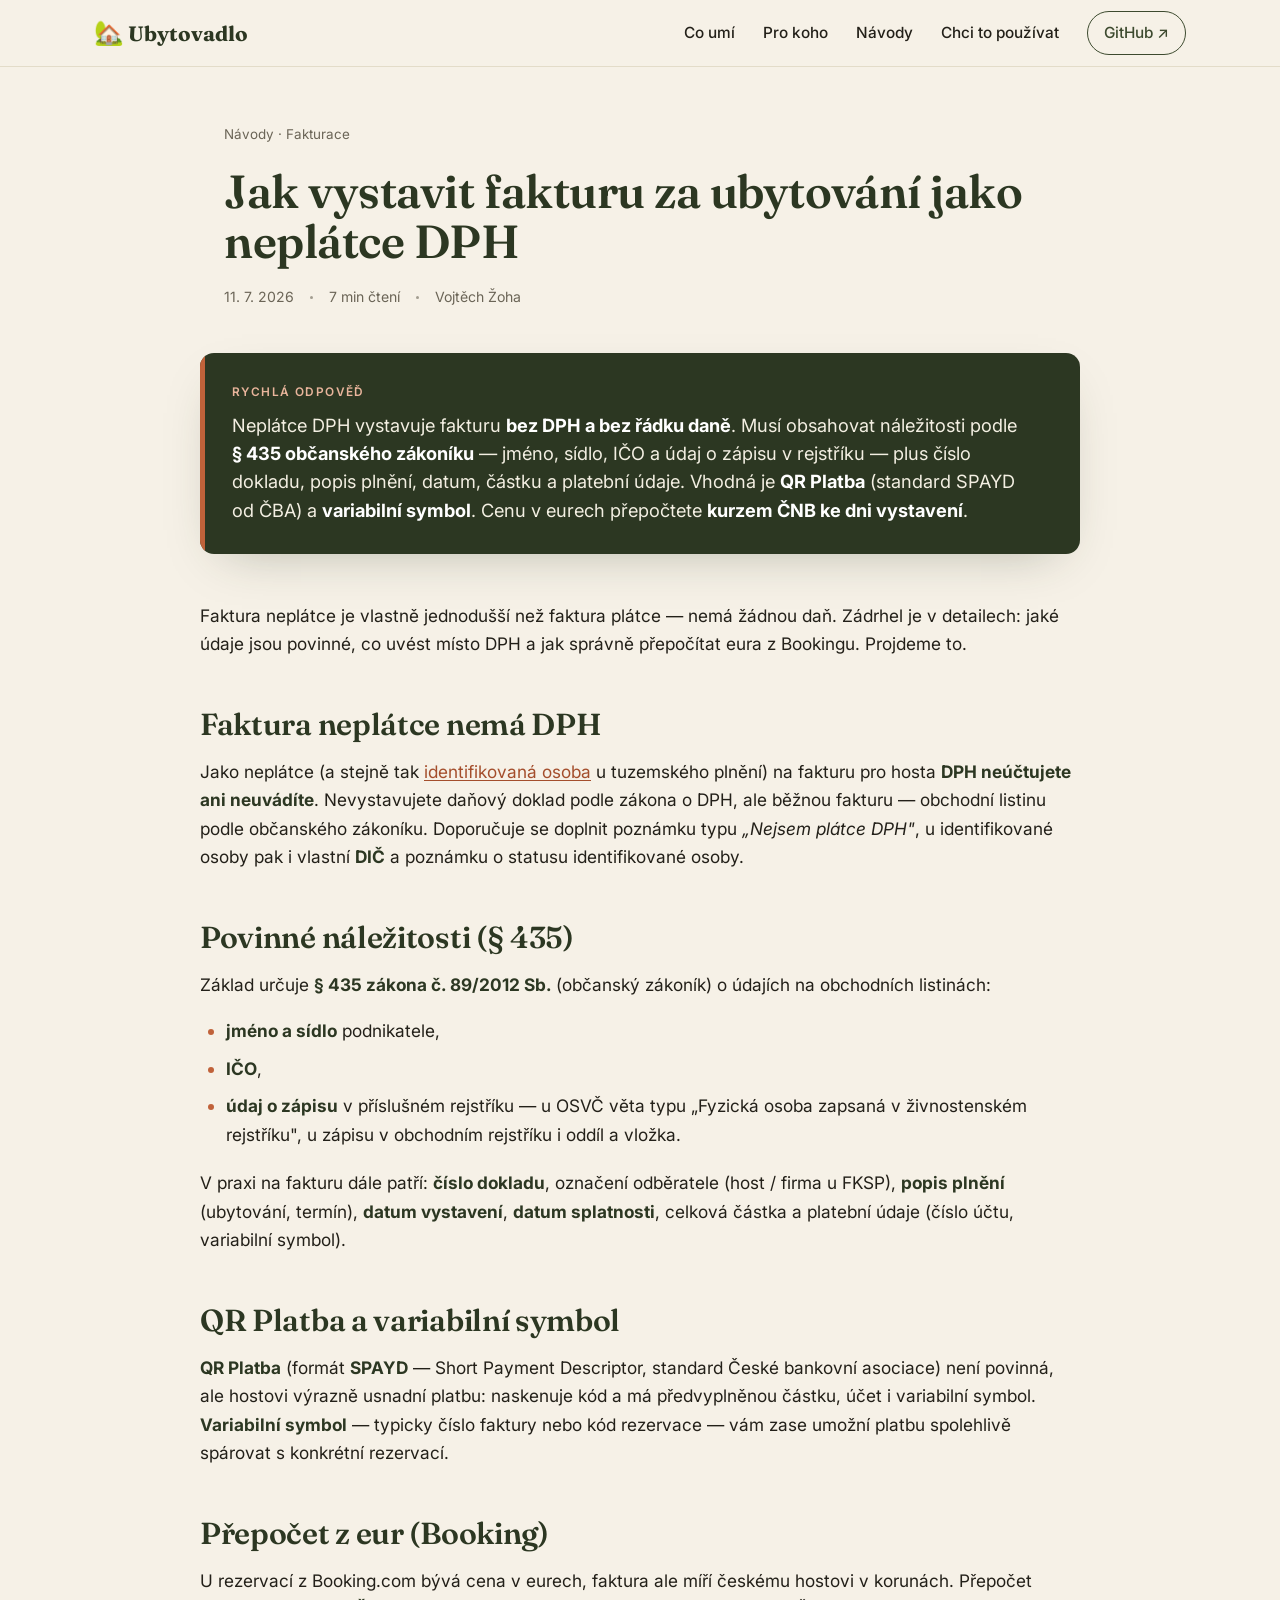
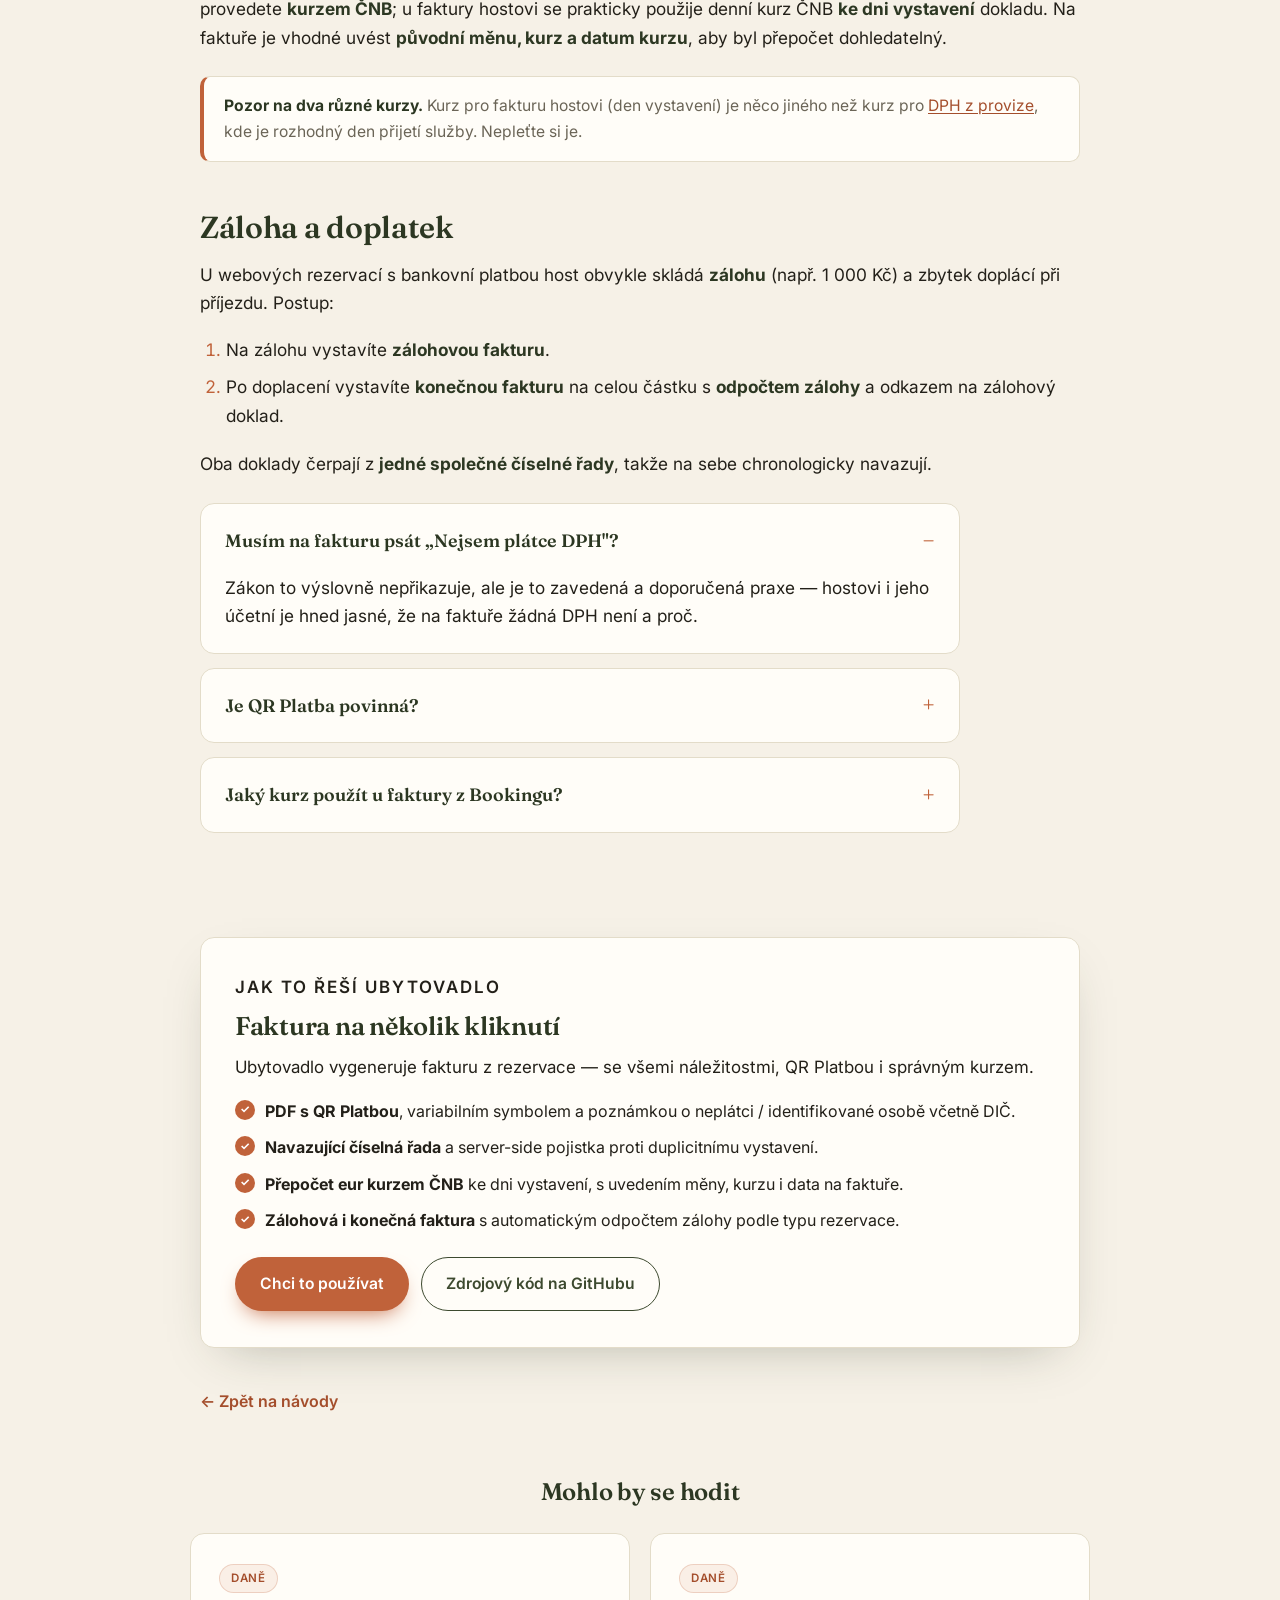
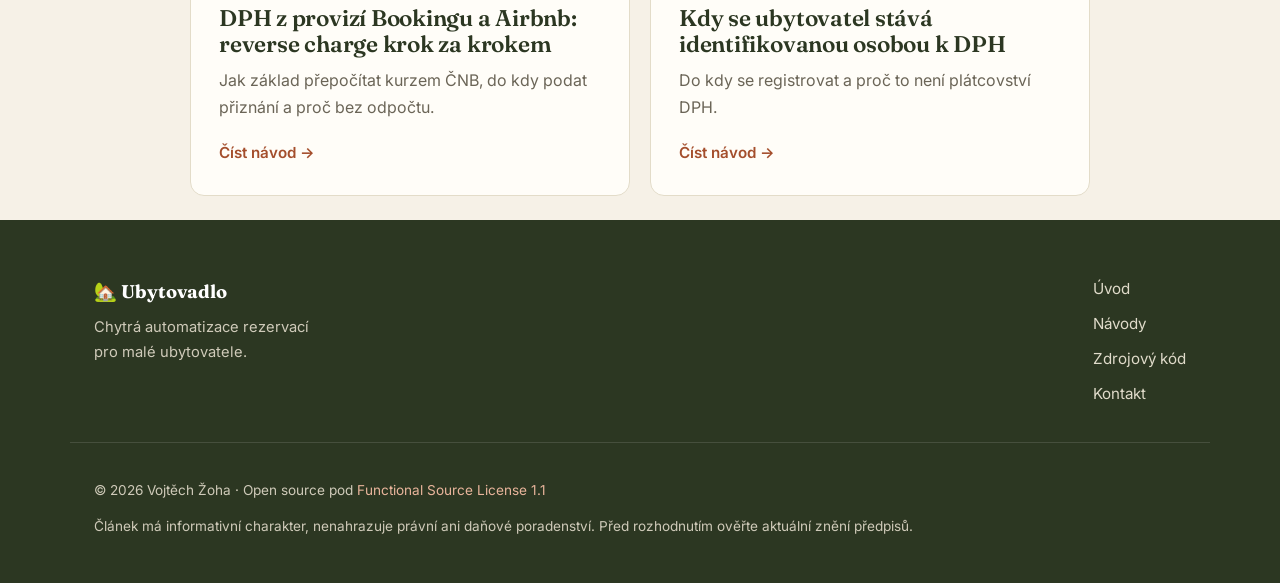
<file: navody/faktura-ubytovani-neplatce-dph/index.html>
<!DOCTYPE html>
<html lang="cs">
<head>
<meta charset="utf-8">
<!-- Google tag (gtag.js) -->
<script async src="https://www.googletagmanager.com/gtag/js?id=G-YQBZF70LQS"></script>
<script>
  window.dataLayer = window.dataLayer || [];
  function gtag(){dataLayer.push(arguments);}
  gtag('js', new Date());
  gtag('config', 'G-YQBZF70LQS');
</script>
<meta name="viewport" content="width=device-width, initial-scale=1">
<title>Jak vystavit fakturu za ubytování jako neplátce DPH | Ubytovadlo</title>
<meta name="description" content="Faktura neplátce DPH nemá DPH ani řádek daně. Jaké náležitosti musí obsahovat podle §435 občanského zákoníku, jak přidat QR Platbu a variabilní symbol, jak přepočítat eura kurzem ČNB a jak zálohu s doplatkem.">
<meta property="og:title" content="Jak vystavit fakturu za ubytování jako neplátce DPH">
<meta property="og:description" content="Náležitosti dokladu, QR Platba, variabilní symbol, přepočet eur kurzem ČNB a záloha s doplatkem.">
<meta property="og:type" content="article">
<meta property="og:locale" content="cs_CZ">
<meta property="og:image" content="https://www.ubytovadlo.cz/assets/screenshot-faktura.png">
<meta name="theme-color" content="#3d4a2f">
<link rel="preconnect" href="https://fonts.googleapis.com">
<link rel="preconnect" href="https://fonts.gstatic.com" crossorigin>
<link href="https://fonts.googleapis.com/css2?family=Fraunces:opsz,wght@9..144,500;9..144,600;9..144,700&family=Inter:wght@400;500;600&display=swap" rel="stylesheet">
<link rel="stylesheet" href="/assets/style.css">
<link rel="canonical" href="https://www.ubytovadlo.cz/navody/faktura-ubytovani-neplatce-dph/">
<script type="application/ld+json">
{
  "@context": "https://schema.org",
  "@graph": [
    {
      "@type": "Article",
      "@id": "https://www.ubytovadlo.cz/navody/faktura-ubytovani-neplatce-dph/#article",
      "headline": "Jak vystavit fakturu za ubytování jako neplátce DPH",
      "description": "Faktura neplátce DPH nemá řádek daně. Náležitosti podle §435 občanského zákoníku, QR Platba, variabilní symbol, přepočet eur kurzem ČNB a záloha s doplatkem.",
      "inLanguage": "cs-CZ",
      "datePublished": "2026-07-11",
      "dateModified": "2026-07-11",
      "image": "https://www.ubytovadlo.cz/assets/screenshot-faktura.png",
      "articleSection": "Fakturace",
      "author": { "@id": "https://www.ubytovadlo.cz/#author" },
      "publisher": { "@id": "https://www.ubytovadlo.cz/#author" },
      "mainEntityOfPage": "https://www.ubytovadlo.cz/navody/faktura-ubytovani-neplatce-dph/",
      "about": [
        { "@type": "Thing", "name": "Faktura neplátce DPH" },
        { "@type": "Thing", "name": "QR Platba SPAYD" },
        { "@type": "Thing", "name": "Náležitosti faktury" }
      ],
      "speakable": { "@type": "SpeakableSpecification", "cssSelector": [".answer"] }
    },
    {
      "@type": "BreadcrumbList",
      "itemListElement": [
        { "@type": "ListItem", "position": 1, "name": "Ubytovadlo", "item": "https://www.ubytovadlo.cz/" },
        { "@type": "ListItem", "position": 2, "name": "Návody", "item": "https://www.ubytovadlo.cz/navody/" },
        { "@type": "ListItem", "position": 3, "name": "Faktura neplátce DPH", "item": "https://www.ubytovadlo.cz/navody/faktura-ubytovani-neplatce-dph/" }
      ]
    },
    {
      "@type": "FAQPage",
      "inLanguage": "cs-CZ",
      "mainEntity": [
        {
          "@type": "Question",
          "name": "Musí neplátce DPH na faktuře uvádět DPH?",
          "acceptedAnswer": {
            "@type": "Answer",
            "text": "Ne. Neplátce ani identifikovaná osoba na faktuře pro tuzemského hosta DPH neúčtuje ani neuvádí. Doporučuje se uvést poznámku, že vystavitel není plátcem DPH."
          }
        },
        {
          "@type": "Question",
          "name": "Jaké údaje musí faktura neplátce obsahovat?",
          "acceptedAnswer": {
            "@type": "Answer",
            "text": "Podle §435 občanského zákoníku jméno a sídlo podnikatele, IČO a údaj o zápisu v příslušném rejstříku (u OSVČ v živnostenském rejstříku). V praxi dále číslo dokladu, označení odběratele, popis plnění, datum vystavení, částku a platební údaje."
          }
        },
        {
          "@type": "Question",
          "name": "Jak přepočítat cenu z eur na koruny?",
          "acceptedAnswer": {
            "@type": "Answer",
            "text": "Kurzem ČNB. U faktury hostovi se prakticky použije denní kurz ČNB ke dni vystavení dokladu. Na faktuře je vhodné uvést původní měnu, kurz i den kurzu."
          }
        }
      ]
    }
  ]
}
</script>
</head>
<body>

<header class="nav">
  <div class="wrap nav-inner">
    <a class="brand" href="/"><span class="brand-mark">🏡</span> Ubytovadlo</a>
    <button class="nav-toggle" type="button" aria-label="Otevřít menu" aria-controls="nav-menu" aria-expanded="false"><span></span><span></span><span></span></button>
    <nav class="nav-links" id="nav-menu">
      <a href="/#co-umi">Co umí</a>
      <a href="/#pro-koho">Pro koho</a>
      <a href="/navody/">Návody</a>
      <a href="/#pouzivat">Chci to používat</a>
      <a class="nav-cta" href="https://github.com/vzoha/ubytovadlo">GitHub ↗</a>
    </nav>
  </div>
</header>

<main>

<article>
  <header class="article-head">
    <div class="wrap article-head-inner">
      <p class="crumbs"><a href="/navody/">Návody</a> · Fakturace</p>
      <h1>Jak vystavit fakturu za ubytování jako neplátce DPH</h1>
      <div class="article-meta">
        <span>11.&nbsp;7.&nbsp;2026</span><span class="dot"></span>
        <span>7 min čtení</span><span class="dot"></span>
        <span>Vojtěch Žoha</span>
      </div>
    </div>
  </header>

  <div class="wrap">
    <aside class="answer">
      <p class="answer-label">Rychlá odpověď</p>
      <p>Neplátce DPH vystavuje fakturu <strong>bez DPH a bez řádku daně</strong>. Musí obsahovat náležitosti podle <strong>§&nbsp;435 občanského zákoníku</strong> — jméno, sídlo, IČO a&nbsp;údaj o&nbsp;zápisu v&nbsp;rejstříku — plus číslo dokladu, popis plnění, datum, částku a&nbsp;platební údaje. Vhodná je <strong>QR Platba</strong> (standard SPAYD od&nbsp;ČBA) a&nbsp;<strong>variabilní symbol</strong>. Cenu v&nbsp;eurech přepočtete <strong>kurzem ČNB ke dni vystavení</strong>.</p>
    </aside>
  </div>

  <div class="wrap">
    <div class="prose">

      <p>Faktura neplátce je vlastně jednodušší než faktura plátce — nemá žádnou daň. Zádrhel je v&nbsp;detailech: jaké údaje jsou povinné, co uvést místo DPH a&nbsp;jak správně přepočítat eura z&nbsp;Bookingu. Projdeme to.</p>

      <h2>Faktura neplátce nemá DPH</h2>
      <p>Jako neplátce (a&nbsp;stejně tak <a href="/navody/kdy-jsem-identifikovana-osoba/">identifikovaná osoba</a> u&nbsp;tuzemského plnění) na fakturu pro hosta <strong>DPH neúčtujete ani neuvádíte</strong>. Nevystavujete daňový doklad podle zákona o&nbsp;DPH, ale běžnou fakturu — obchodní listinu podle občanského zákoníku. Doporučuje se doplnit poznámku typu <em>„Nejsem plátce DPH"</em>, u&nbsp;identifikované osoby pak i&nbsp;vlastní <strong>DIČ</strong> a&nbsp;poznámku o&nbsp;statusu identifikované osoby.</p>

      <h2>Povinné náležitosti (§ 435)</h2>
      <p>Základ určuje <strong>§&nbsp;435 zákona č.&nbsp;89/2012&nbsp;Sb.</strong> (občanský zákoník) o&nbsp;údajích na&nbsp;obchodních listinách:</p>
      <ul>
        <li><strong>jméno a&nbsp;sídlo</strong> podnikatele,</li>
        <li><strong>IČO</strong>,</li>
        <li><strong>údaj o&nbsp;zápisu</strong> v&nbsp;příslušném rejstříku — u&nbsp;OSVČ věta typu „Fyzická osoba zapsaná v&nbsp;živnostenském rejstříku", u&nbsp;zápisu v&nbsp;obchodním rejstříku i&nbsp;oddíl a&nbsp;vložka.</li>
      </ul>
      <p>V&nbsp;praxi na fakturu dále patří: <strong>číslo dokladu</strong>, označení odběratele (host / firma u&nbsp;FKSP), <strong>popis plnění</strong> (ubytování, termín), <strong>datum vystavení</strong>, <strong>datum splatnosti</strong>, celková částka a&nbsp;platební údaje (číslo účtu, variabilní symbol).</p>

      <h2>QR Platba a variabilní symbol</h2>
      <p><strong>QR Platba</strong> (formát <strong>SPAYD</strong> — Short Payment Descriptor, standard České bankovní asociace) není povinná, ale hostovi výrazně usnadní platbu: naskenuje kód a&nbsp;má předvyplněnou částku, účet i&nbsp;variabilní symbol. <strong>Variabilní symbol</strong> — typicky číslo faktury nebo kód rezervace — vám zase umožní platbu spolehlivě spárovat s&nbsp;konkrétní rezervací.</p>

      <h2>Přepočet z eur (Booking)</h2>
      <p>U&nbsp;rezervací z&nbsp;Booking.com bývá cena v&nbsp;eurech, faktura ale míří českému hostovi v&nbsp;korunách. Přepočet provedete <strong>kurzem ČNB</strong>; u&nbsp;faktury hostovi se prakticky použije denní kurz ČNB <strong>ke dni vystavení</strong> dokladu. Na faktuře je vhodné uvést <strong>původní měnu, kurz a&nbsp;datum kurzu</strong>, aby byl přepočet dohledatelný.</p>

      <div class="note">
        <strong>Pozor na dva různé kurzy.</strong> Kurz pro fakturu hostovi (den vystavení) je něco jiného než kurz pro <a href="/navody/dph-z-provizi-booking-airbnb/">DPH z&nbsp;provize</a>, kde je rozhodný den přijetí služby. Nepleťte si je.
      </div>

      <h2>Záloha a doplatek</h2>
      <p>U&nbsp;webových rezervací s&nbsp;bankovní platbou host obvykle skládá <strong>zálohu</strong> (např. 1&nbsp;000&nbsp;Kč) a&nbsp;zbytek doplácí při příjezdu. Postup:</p>
      <ol>
        <li>Na zálohu vystavíte <strong>zálohovou fakturu</strong>.</li>
        <li>Po&nbsp;doplacení vystavíte <strong>konečnou fakturu</strong> na&nbsp;celou částku s&nbsp;<strong>odpočtem zálohy</strong> a&nbsp;odkazem na&nbsp;zálohový doklad.</li>
      </ol>
      <p>Oba doklady čerpají z&nbsp;<strong>jedné společné číselné řady</strong>, takže na&nbsp;sebe chronologicky navazují.</p>

      <div class="faq-list">
        <details class="faq-item" open>
          <summary>Musím na fakturu psát „Nejsem plátce DPH"?</summary>
          <p>Zákon to výslovně nepřikazuje, ale je to zavedená a&nbsp;doporučená praxe — hostovi i&nbsp;jeho účetní je hned jasné, že na&nbsp;faktuře žádná DPH není a&nbsp;proč.</p>
        </details>
        <details class="faq-item">
          <summary>Je QR Platba povinná?</summary>
          <p>Není. Je to dobrovolný standard ČBA, který jen usnadní platbu. Faktura je platná i&nbsp;bez ní.</p>
        </details>
        <details class="faq-item">
          <summary>Jaký kurz použít u&nbsp;faktury z&nbsp;Bookingu?</summary>
          <p>Kurz ČNB. U&nbsp;faktury hostovi prakticky denní kurz ke dni vystavení dokladu; na&nbsp;faktuře uveďte měnu, kurz i&nbsp;den.</p>
        </details>
      </div>

    </div>
  </div>

  <div class="wrap">
    <section class="solves">
      <p class="eyebrow">Jak to řeší Ubytovadlo</p>
      <h2>Faktura na několik kliknutí</h2>
      <p>Ubytovadlo vygeneruje fakturu z&nbsp;rezervace — se všemi náležitostmi, QR Platbou i&nbsp;správným kurzem.</p>
      <ul>
        <li><strong>PDF s&nbsp;QR Platbou</strong>, variabilním symbolem a&nbsp;poznámkou o&nbsp;neplátci / identifikované osobě včetně DIČ.</li>
        <li><strong>Navazující číselná řada</strong> a&nbsp;server-side pojistka proti duplicitnímu vystavení.</li>
        <li><strong>Přepočet eur kurzem ČNB</strong> ke dni vystavení, s&nbsp;uvedením měny, kurzu i&nbsp;data na&nbsp;faktuře.</li>
        <li><strong>Zálohová i&nbsp;konečná faktura</strong> s&nbsp;automatickým odpočtem zálohy podle typu rezervace.</li>
      </ul>
      <div class="solves-actions">
        <a class="btn btn-primary" href="/#pouzivat">Chci to používat</a>
        <a class="btn btn-ghost" href="https://github.com/vzoha/ubytovadlo">Zdrojový kód na GitHubu</a>
      </div>
    </section>
  </div>

  <div class="wrap">
    <p class="article-back"><a href="/navody/">← Zpět na návody</a></p>
  </div>
</article>

<section class="related">
  <div class="wrap">
    <h2>Mohlo by se hodit</h2>
    <div class="related-grid">
      <a class="post-card" href="/navody/dph-z-provizi-booking-airbnb/">
        <div class="post-meta"><span class="tag">Daně</span></div>
        <h2>DPH z provizí Bookingu a Airbnb: reverse charge krok za krokem</h2>
        <p>Jak základ přepočítat kurzem ČNB, do kdy podat přiznání a proč bez odpočtu.</p>
        <span class="post-more">Číst návod →</span>
      </a>
      <a class="post-card" href="/navody/kdy-jsem-identifikovana-osoba/">
        <div class="post-meta"><span class="tag">Daně</span></div>
        <h2>Kdy se ubytovatel stává identifikovanou osobou k DPH</h2>
        <p>Do kdy se registrovat a proč to není plátcovství DPH.</p>
        <span class="post-more">Číst návod →</span>
      </a>
    </div>
  </div>
</section>

</main>

<footer class="footer">
  <div class="wrap footer-inner">
    <div class="footer-brand">
      <span class="brand-mark">🏡</span> <strong>Ubytovadlo</strong>
      <p>Chytrá automatizace rezervací pro&nbsp;malé ubytovatele.</p>
    </div>
    <nav class="footer-links">
      <a href="/">Úvod</a>
      <a href="/navody/">Návody</a>
      <a href="https://github.com/vzoha/ubytovadlo">Zdrojový kód</a>
      <a href="mailto:vzoha@volny.cz">Kontakt</a>
    </nav>
  </div>
  <div class="wrap footer-legal">
    <p>© 2026 Vojtěch Žoha · Open source pod <a href="https://github.com/vzoha/ubytovadlo/blob/main/LICENSE.md">Functional Source License 1.1</a></p>
    <p style="margin-top:10px">Článek má informativní charakter, nenahrazuje právní ani daňové poradenství. Před rozhodnutím ověřte aktuální znění předpisů.</p>
  </div>
</footer>

<script>
  document.addEventListener('click', function (e) {
    var a = e.target.closest('a[href*="github.com"]');
    if (a && typeof gtag === 'function') {
      gtag('event', 'github_click', { link_url: a.href });
    }
  });
</script>
<script src="/assets/nav.js" defer></script>
</body>
</html>
</file>
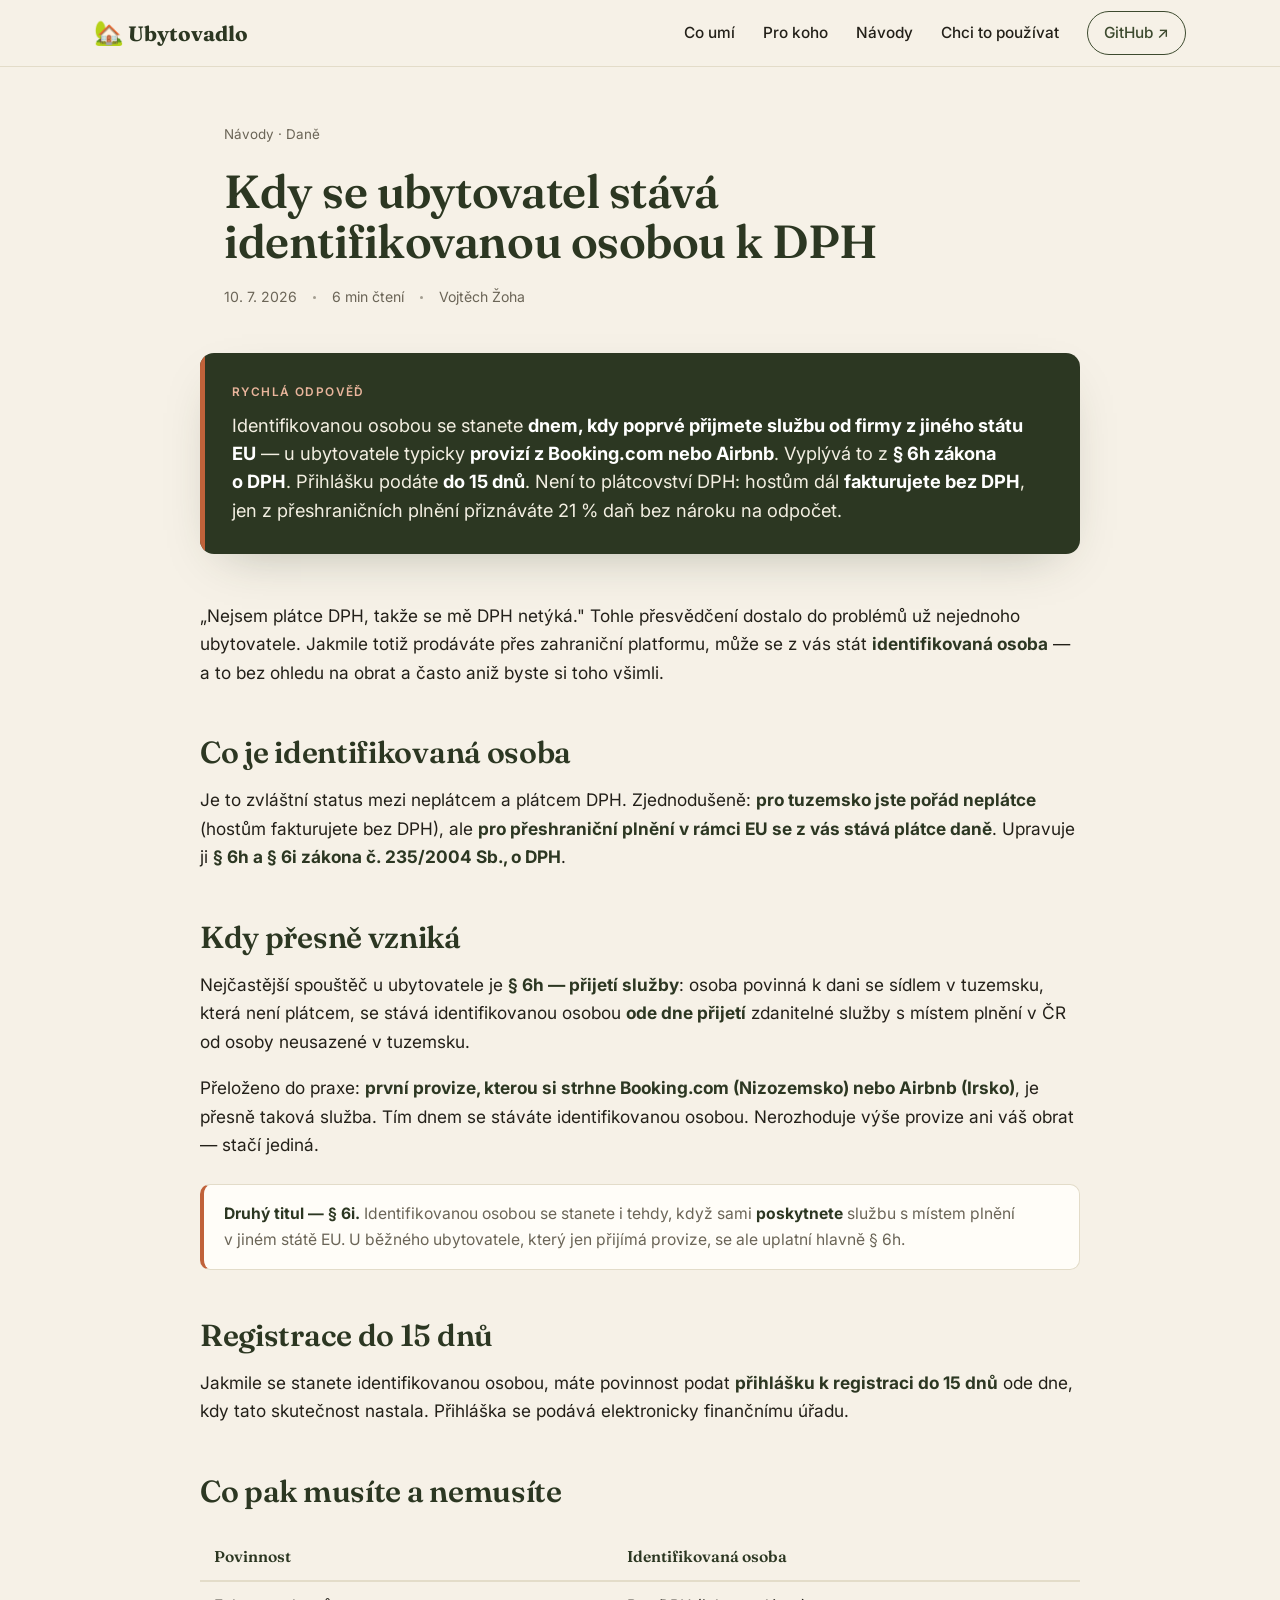
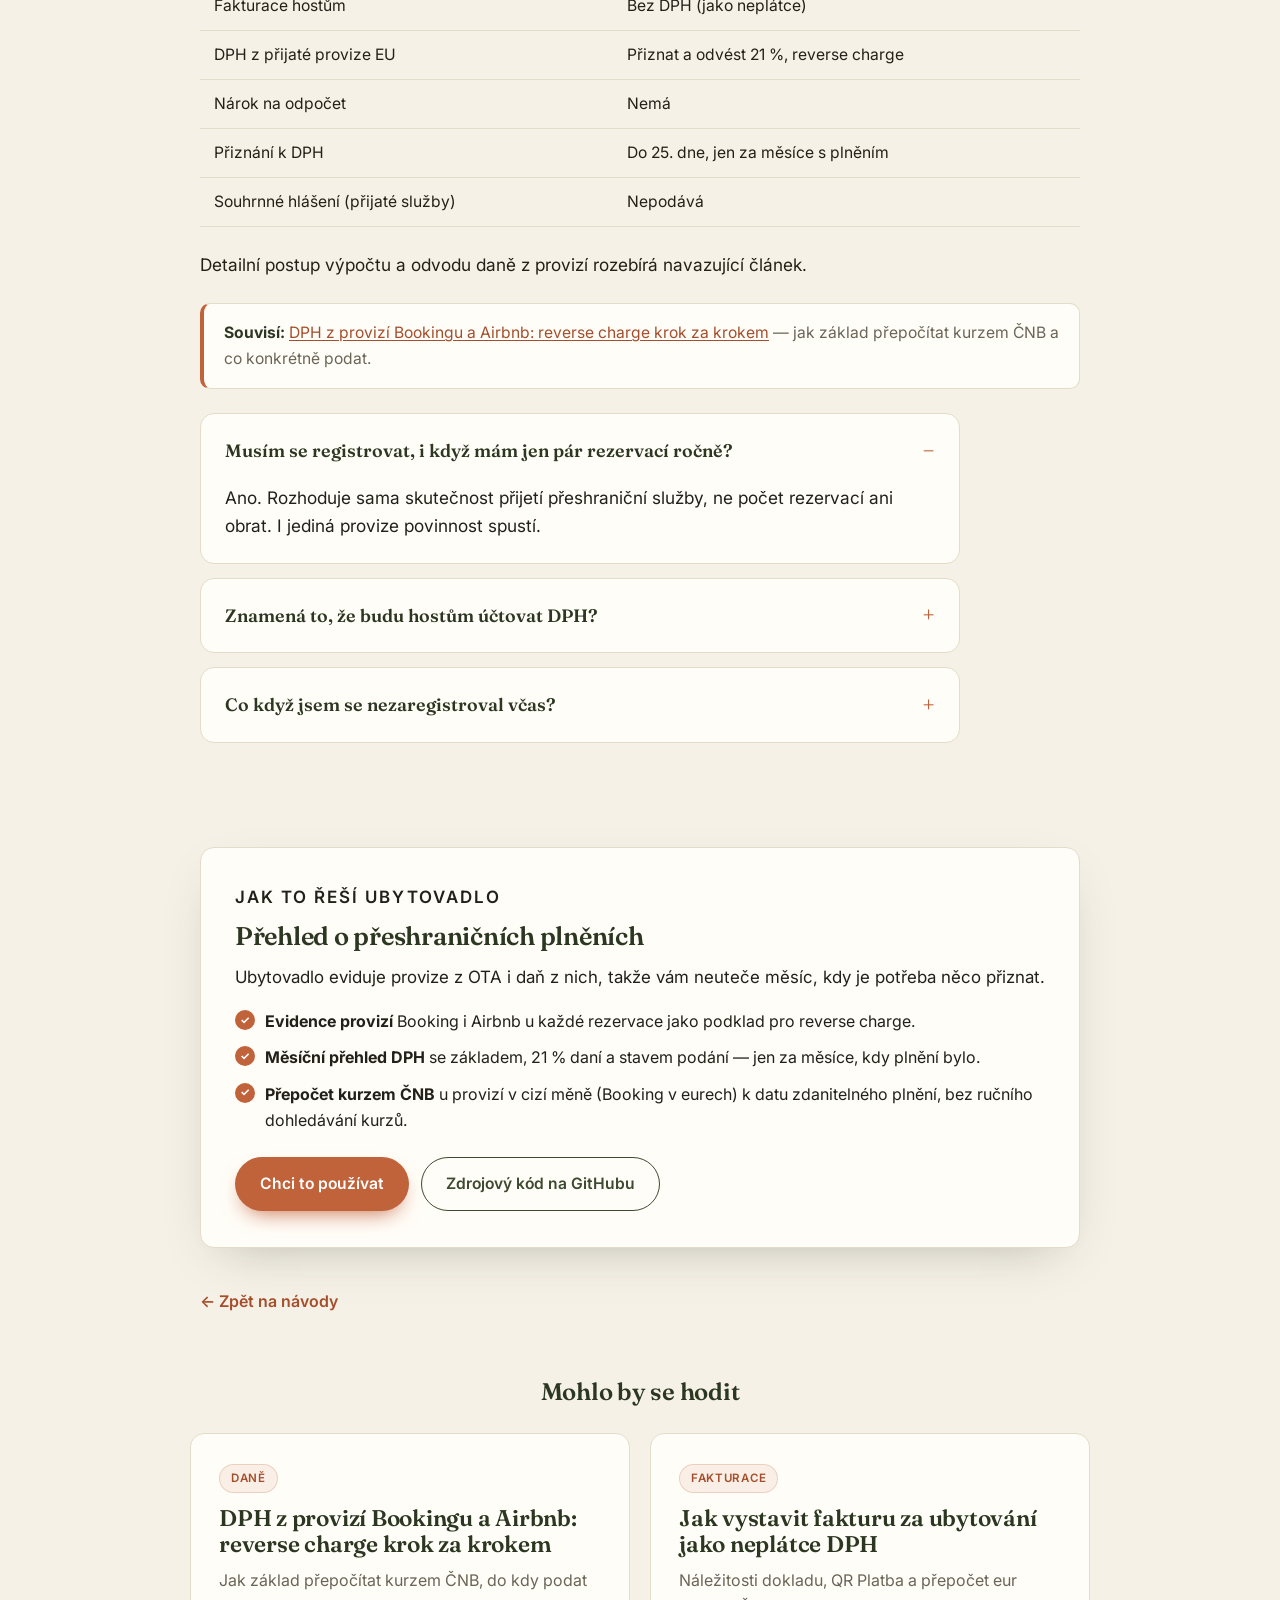
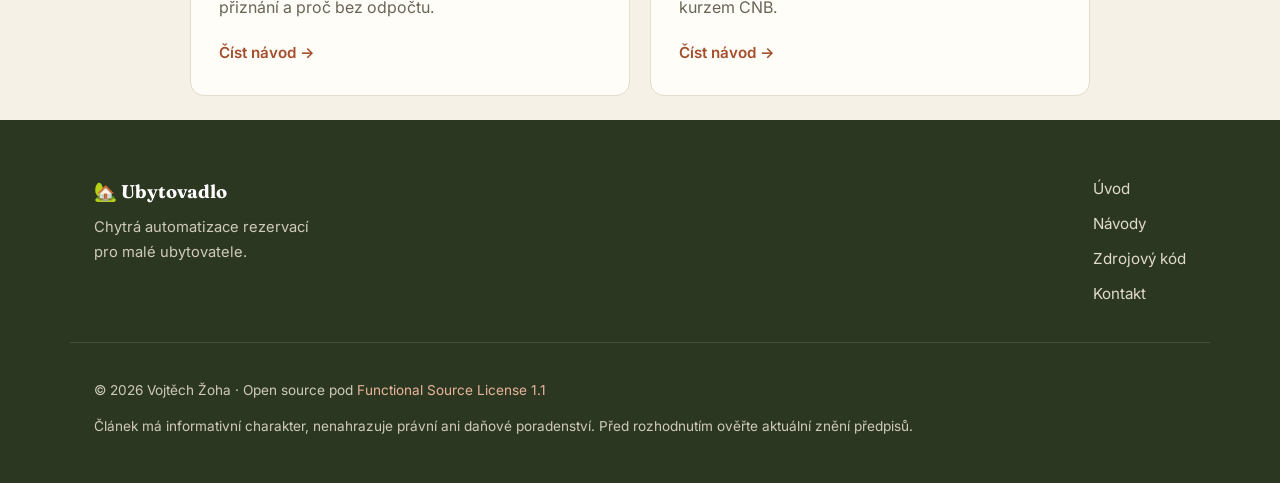
<file: navody/kdy-jsem-identifikovana-osoba/index.html>
<!DOCTYPE html>
<html lang="cs">
<head>
<meta charset="utf-8">
<!-- Google tag (gtag.js) -->
<script async src="https://www.googletagmanager.com/gtag/js?id=G-YQBZF70LQS"></script>
<script>
  window.dataLayer = window.dataLayer || [];
  function gtag(){dataLayer.push(arguments);}
  gtag('js', new Date());
  gtag('config', 'G-YQBZF70LQS');
</script>
<meta name="viewport" content="width=device-width, initial-scale=1">
<title>Kdy se ubytovatel stává identifikovanou osobou k DPH | Ubytovadlo</title>
<meta name="description" content="Přijetím první provize z Booking.com nebo Airbnb se neplátce stává identifikovanou osobou podle §6h zákona o DPH. Registrace do 15 dnů, přiznává 21 % DPH z přeshraničních plnění, ale hostům dál fakturuje bez DPH.">
<meta property="og:title" content="Kdy se ubytovatel stává identifikovanou osobou k DPH">
<meta property="og:description" content="Co je identifikovaná osoba, kdy vzniká, do kdy se registrovat a proč to není plátcovství DPH.">
<meta property="og:type" content="article">
<meta property="og:locale" content="cs_CZ">
<meta property="og:image" content="https://www.ubytovadlo.cz/assets/screenshot-dph.png">
<meta name="theme-color" content="#3d4a2f">
<link rel="preconnect" href="https://fonts.googleapis.com">
<link rel="preconnect" href="https://fonts.gstatic.com" crossorigin>
<link href="https://fonts.googleapis.com/css2?family=Fraunces:opsz,wght@9..144,500;9..144,600;9..144,700&family=Inter:wght@400;500;600&display=swap" rel="stylesheet">
<link rel="stylesheet" href="/assets/style.css">
<link rel="canonical" href="https://www.ubytovadlo.cz/navody/kdy-jsem-identifikovana-osoba/">
<script type="application/ld+json">
{
  "@context": "https://schema.org",
  "@graph": [
    {
      "@type": "Article",
      "@id": "https://www.ubytovadlo.cz/navody/kdy-jsem-identifikovana-osoba/#article",
      "headline": "Kdy se ubytovatel stává identifikovanou osobou k DPH",
      "description": "Přijetím provize z Booking.com nebo Airbnb se neplátce stává identifikovanou osobou podle §6h ZDPH. Registrace do 15 dnů, přiznává DPH z přeshraničních plnění, hostům fakturuje bez DPH.",
      "inLanguage": "cs-CZ",
      "datePublished": "2026-07-10",
      "dateModified": "2026-07-10",
      "image": "https://www.ubytovadlo.cz/assets/screenshot-dph.png",
      "articleSection": "Daně",
      "author": { "@id": "https://www.ubytovadlo.cz/#author" },
      "publisher": { "@id": "https://www.ubytovadlo.cz/#author" },
      "mainEntityOfPage": "https://www.ubytovadlo.cz/navody/kdy-jsem-identifikovana-osoba/",
      "about": [
        { "@type": "Thing", "name": "Identifikovaná osoba" },
        { "@type": "Thing", "name": "§6h zákona o DPH" },
        { "@type": "Thing", "name": "Registrace k DPH" }
      ],
      "speakable": { "@type": "SpeakableSpecification", "cssSelector": [".answer"] }
    },
    {
      "@type": "BreadcrumbList",
      "itemListElement": [
        { "@type": "ListItem", "position": 1, "name": "Ubytovadlo", "item": "https://www.ubytovadlo.cz/" },
        { "@type": "ListItem", "position": 2, "name": "Návody", "item": "https://www.ubytovadlo.cz/navody/" },
        { "@type": "ListItem", "position": 3, "name": "Kdy jsem identifikovaná osoba", "item": "https://www.ubytovadlo.cz/navody/kdy-jsem-identifikovana-osoba/" }
      ]
    },
    {
      "@type": "FAQPage",
      "inLanguage": "cs-CZ",
      "mainEntity": [
        {
          "@type": "Question",
          "name": "Kdy se stanu identifikovanou osobou?",
          "acceptedAnswer": {
            "@type": "Answer",
            "text": "Dnem, kdy poprvé přijmete službu s místem plnění v tuzemsku od osoby neusazené v ČR — typicky provizi z Booking.com nebo Airbnb. Vyplývá to z §6h zákona o DPH."
          }
        },
        {
          "@type": "Question",
          "name": "Do kdy se musím zaregistrovat?",
          "acceptedAnswer": {
            "@type": "Answer",
            "text": "Přihlášku k registraci podáváte do 15 dnů ode dne, kdy jste se stali identifikovanou osobou."
          }
        },
        {
          "@type": "Question",
          "name": "Je identifikovaná osoba totéž co plátce DPH?",
          "acceptedAnswer": {
            "@type": "Answer",
            "text": "Ne. Identifikovaná osoba přiznává DPH jen z přeshraničních plnění (přijaté a poskytnuté služby v rámci EU). Pro tuzemská plnění zůstává neplátcem a hostům fakturuje bez DPH. Nemá nárok na odpočet daně."
          }
        }
      ]
    }
  ]
}
</script>
</head>
<body>

<header class="nav">
  <div class="wrap nav-inner">
    <a class="brand" href="/"><span class="brand-mark">🏡</span> Ubytovadlo</a>
    <button class="nav-toggle" type="button" aria-label="Otevřít menu" aria-controls="nav-menu" aria-expanded="false"><span></span><span></span><span></span></button>
    <nav class="nav-links" id="nav-menu">
      <a href="/#co-umi">Co umí</a>
      <a href="/#pro-koho">Pro koho</a>
      <a href="/navody/">Návody</a>
      <a href="/#pouzivat">Chci to používat</a>
      <a class="nav-cta" href="https://github.com/vzoha/ubytovadlo">GitHub ↗</a>
    </nav>
  </div>
</header>

<main>

<article>
  <header class="article-head">
    <div class="wrap article-head-inner">
      <p class="crumbs"><a href="/navody/">Návody</a> · Daně</p>
      <h1>Kdy se ubytovatel stává identifikovanou osobou k DPH</h1>
      <div class="article-meta">
        <span>10.&nbsp;7.&nbsp;2026</span><span class="dot"></span>
        <span>6 min čtení</span><span class="dot"></span>
        <span>Vojtěch Žoha</span>
      </div>
    </div>
  </header>

  <div class="wrap">
    <aside class="answer">
      <p class="answer-label">Rychlá odpověď</p>
      <p>Identifikovanou osobou se stanete <strong>dnem, kdy poprvé přijmete službu od firmy z&nbsp;jiného státu EU</strong> — u&nbsp;ubytovatele typicky <strong>provizí z&nbsp;Booking.com nebo Airbnb</strong>. Vyplývá to z&nbsp;<strong>§&nbsp;6h zákona o&nbsp;DPH</strong>. Přihlášku podáte <strong>do 15&nbsp;dnů</strong>. Není to plátcovství DPH: hostům dál <strong>fakturujete bez DPH</strong>, jen z&nbsp;přeshraničních plnění přiznáváte 21&nbsp;% daň bez nároku na odpočet.</p>
    </aside>
  </div>

  <div class="wrap">
    <div class="prose">

      <p>„Nejsem plátce DPH, takže se mě DPH netýká." Tohle přesvědčení dostalo do problémů už nejednoho ubytovatele. Jakmile totiž prodáváte přes zahraniční platformu, může se z&nbsp;vás stát <strong>identifikovaná osoba</strong> — a to bez ohledu na obrat a často aniž byste si toho všimli.</p>

      <h2>Co je identifikovaná osoba</h2>
      <p>Je to zvláštní status mezi neplátcem a plátcem DPH. Zjednodušeně: <strong>pro tuzemsko jste pořád neplátce</strong> (hostům fakturujete bez DPH), ale <strong>pro přeshraniční plnění v&nbsp;rámci EU se z&nbsp;vás stává plátce daně</strong>. Upravuje ji <strong>§&nbsp;6h a §&nbsp;6i zákona č.&nbsp;235/2004&nbsp;Sb., o&nbsp;DPH</strong>.</p>

      <h2>Kdy přesně vzniká</h2>
      <p>Nejčastější spouštěč u&nbsp;ubytovatele je <strong>§&nbsp;6h — přijetí služby</strong>: osoba povinná k&nbsp;dani se sídlem v&nbsp;tuzemsku, která není plátcem, se stává identifikovanou osobou <strong>ode dne přijetí</strong> zdanitelné služby s&nbsp;místem plnění v&nbsp;ČR od osoby neusazené v&nbsp;tuzemsku.</p>
      <p>Přeloženo do praxe: <strong>první provize, kterou si strhne Booking.com (Nizozemsko) nebo Airbnb (Irsko)</strong>, je přesně taková služba. Tím dnem se stáváte identifikovanou osobou. Nerozhoduje výše provize ani váš obrat — stačí jediná.</p>

      <div class="note">
        <strong>Druhý titul — §&nbsp;6i.</strong> Identifikovanou osobou se stanete i&nbsp;tehdy, když sami <strong>poskytnete</strong> službu s&nbsp;místem plnění v&nbsp;jiném státě EU. U&nbsp;běžného ubytovatele, který jen přijímá provize, se ale uplatní hlavně §&nbsp;6h.
      </div>

      <h2>Registrace do 15 dnů</h2>
      <p>Jakmile se stanete identifikovanou osobou, máte povinnost podat <strong>přihlášku k&nbsp;registraci do 15&nbsp;dnů</strong> ode dne, kdy tato skutečnost nastala. Přihláška se podává elektronicky finančnímu úřadu.</p>

      <h2>Co pak musíte a nemusíte</h2>
      <div class="table-scroll">
        <table>
          <thead>
            <tr><th>Povinnost</th><th>Identifikovaná osoba</th></tr>
          </thead>
          <tbody>
            <tr><td>Fakturace hostům</td><td>Bez DPH (jako neplátce)</td></tr>
            <tr><td>DPH z přijaté provize EU</td><td>Přiznat a odvést 21 %, reverse charge</td></tr>
            <tr><td>Nárok na odpočet</td><td>Nemá</td></tr>
            <tr><td>Přiznání k DPH</td><td>Do 25. dne, jen za měsíce s plněním</td></tr>
            <tr><td>Souhrnné hlášení (přijaté služby)</td><td>Nepodává</td></tr>
          </tbody>
        </table>
      </div>

      <p>Detailní postup výpočtu a odvodu daně z&nbsp;provizí rozebírá navazující článek.</p>

      <div class="note">
        <strong>Souvisí:</strong> <a href="/navody/dph-z-provizi-booking-airbnb/">DPH z&nbsp;provizí Bookingu a&nbsp;Airbnb: reverse charge krok za krokem</a> — jak základ přepočítat kurzem ČNB a co konkrétně podat.
      </div>

      <div class="faq-list">
        <details class="faq-item" open>
          <summary>Musím se registrovat, i&nbsp;když mám jen pár rezervací ročně?</summary>
          <p>Ano. Rozhoduje sama skutečnost přijetí přeshraniční služby, ne počet rezervací ani obrat. I&nbsp;jediná provize povinnost spustí.</p>
        </details>
        <details class="faq-item">
          <summary>Znamená to, že budu hostům účtovat DPH?</summary>
          <p>Ne. Ubytování hostům je tuzemské plnění a to fakturujete dál bez DPH. Identifikovaná osoba je plátcem daně jen u&nbsp;přeshraničních plnění v&nbsp;rámci EU.</p>
        </details>
        <details class="faq-item">
          <summary>Co když jsem se nezaregistroval včas?</summary>
          <p>Registraci i&nbsp;dodatečná přiznání lze dořešit — obraťte se na účetní co nejdříve. Tento článek je informativní a&nbsp;nenahrazuje daňové poradenství.</p>
        </details>
      </div>

    </div>
  </div>

  <div class="wrap">
    <section class="solves">
      <p class="eyebrow">Jak to řeší Ubytovadlo</p>
      <h2>Přehled o přeshraničních plněních</h2>
      <p>Ubytovadlo eviduje provize z&nbsp;OTA i&nbsp;daň z&nbsp;nich, takže vám neuteče měsíc, kdy je potřeba něco přiznat.</p>
      <ul>
        <li><strong>Evidence provizí</strong> Booking i&nbsp;Airbnb u&nbsp;každé rezervace jako podklad pro reverse charge.</li>
        <li><strong>Měsíční přehled DPH</strong> se základem, 21&nbsp;% daní a stavem podání — jen za měsíce, kdy plnění bylo.</li>
        <li><strong>Přepočet kurzem ČNB</strong> u&nbsp;provizí v&nbsp;cizí měně (Booking v&nbsp;eurech) k&nbsp;datu zdanitelného plnění, bez ručního dohledávání kurzů.</li>
      </ul>
      <div class="solves-actions">
        <a class="btn btn-primary" href="/#pouzivat">Chci to používat</a>
        <a class="btn btn-ghost" href="https://github.com/vzoha/ubytovadlo">Zdrojový kód na GitHubu</a>
      </div>
    </section>
  </div>

  <div class="wrap">
    <p class="article-back"><a href="/navody/">← Zpět na návody</a></p>
  </div>
</article>

<section class="related">
  <div class="wrap">
    <h2>Mohlo by se hodit</h2>
    <div class="related-grid">
      <a class="post-card" href="/navody/dph-z-provizi-booking-airbnb/">
        <div class="post-meta"><span class="tag">Daně</span></div>
        <h2>DPH z provizí Bookingu a Airbnb: reverse charge krok za krokem</h2>
        <p>Jak základ přepočítat kurzem ČNB, do kdy podat přiznání a proč bez odpočtu.</p>
        <span class="post-more">Číst návod →</span>
      </a>
      <a class="post-card" href="/navody/faktura-ubytovani-neplatce-dph/">
        <div class="post-meta"><span class="tag">Fakturace</span></div>
        <h2>Jak vystavit fakturu za ubytování jako neplátce DPH</h2>
        <p>Náležitosti dokladu, QR Platba a přepočet eur kurzem ČNB.</p>
        <span class="post-more">Číst návod →</span>
      </a>
    </div>
  </div>
</section>

</main>

<footer class="footer">
  <div class="wrap footer-inner">
    <div class="footer-brand">
      <span class="brand-mark">🏡</span> <strong>Ubytovadlo</strong>
      <p>Chytrá automatizace rezervací pro&nbsp;malé ubytovatele.</p>
    </div>
    <nav class="footer-links">
      <a href="/">Úvod</a>
      <a href="/navody/">Návody</a>
      <a href="https://github.com/vzoha/ubytovadlo">Zdrojový kód</a>
      <a href="mailto:vzoha@volny.cz">Kontakt</a>
    </nav>
  </div>
  <div class="wrap footer-legal">
    <p>© 2026 Vojtěch Žoha · Open source pod <a href="https://github.com/vzoha/ubytovadlo/blob/main/LICENSE.md">Functional Source License 1.1</a></p>
    <p style="margin-top:10px">Článek má informativní charakter, nenahrazuje právní ani daňové poradenství. Před rozhodnutím ověřte aktuální znění předpisů.</p>
  </div>
</footer>

<script>
  document.addEventListener('click', function (e) {
    var a = e.target.closest('a[href*="github.com"]');
    if (a && typeof gtag === 'function') {
      gtag('event', 'github_click', { link_url: a.href });
    }
  });
</script>
<script src="/assets/nav.js" defer></script>
</body>
</html>
</file>
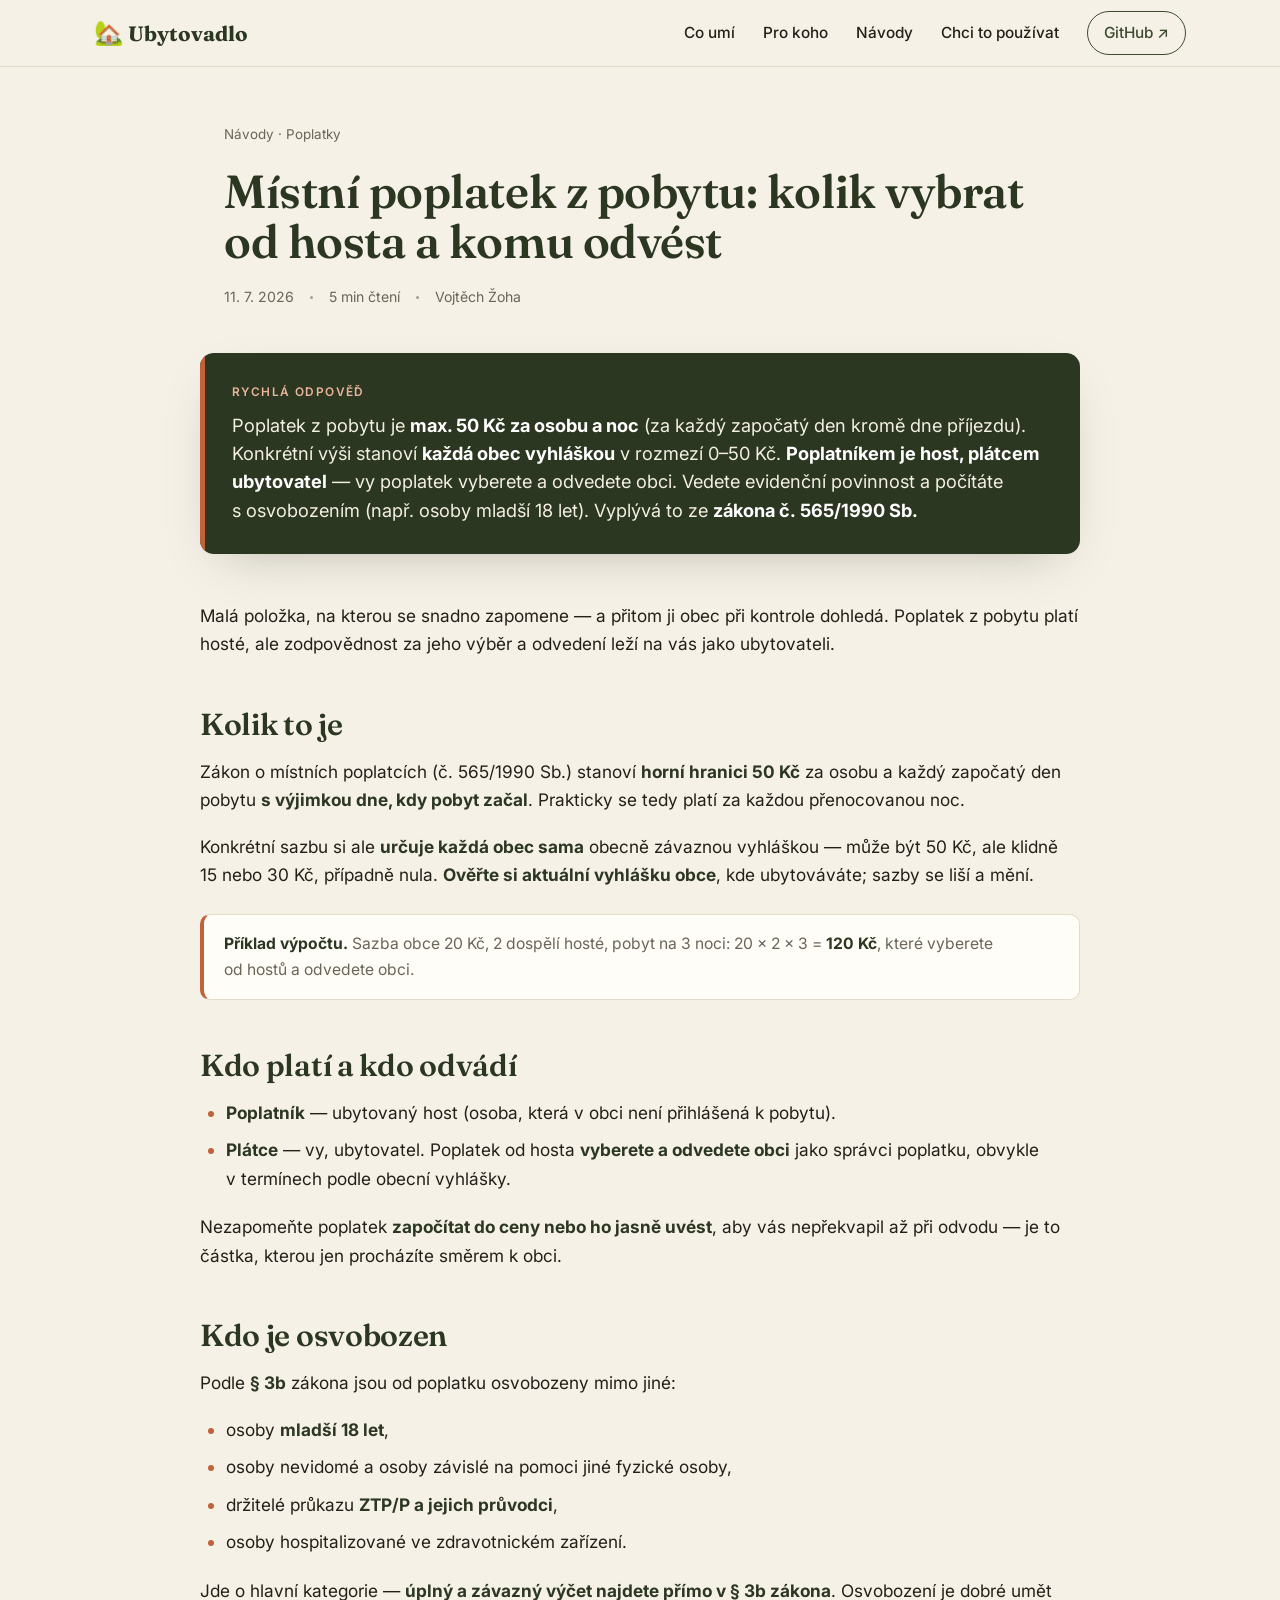
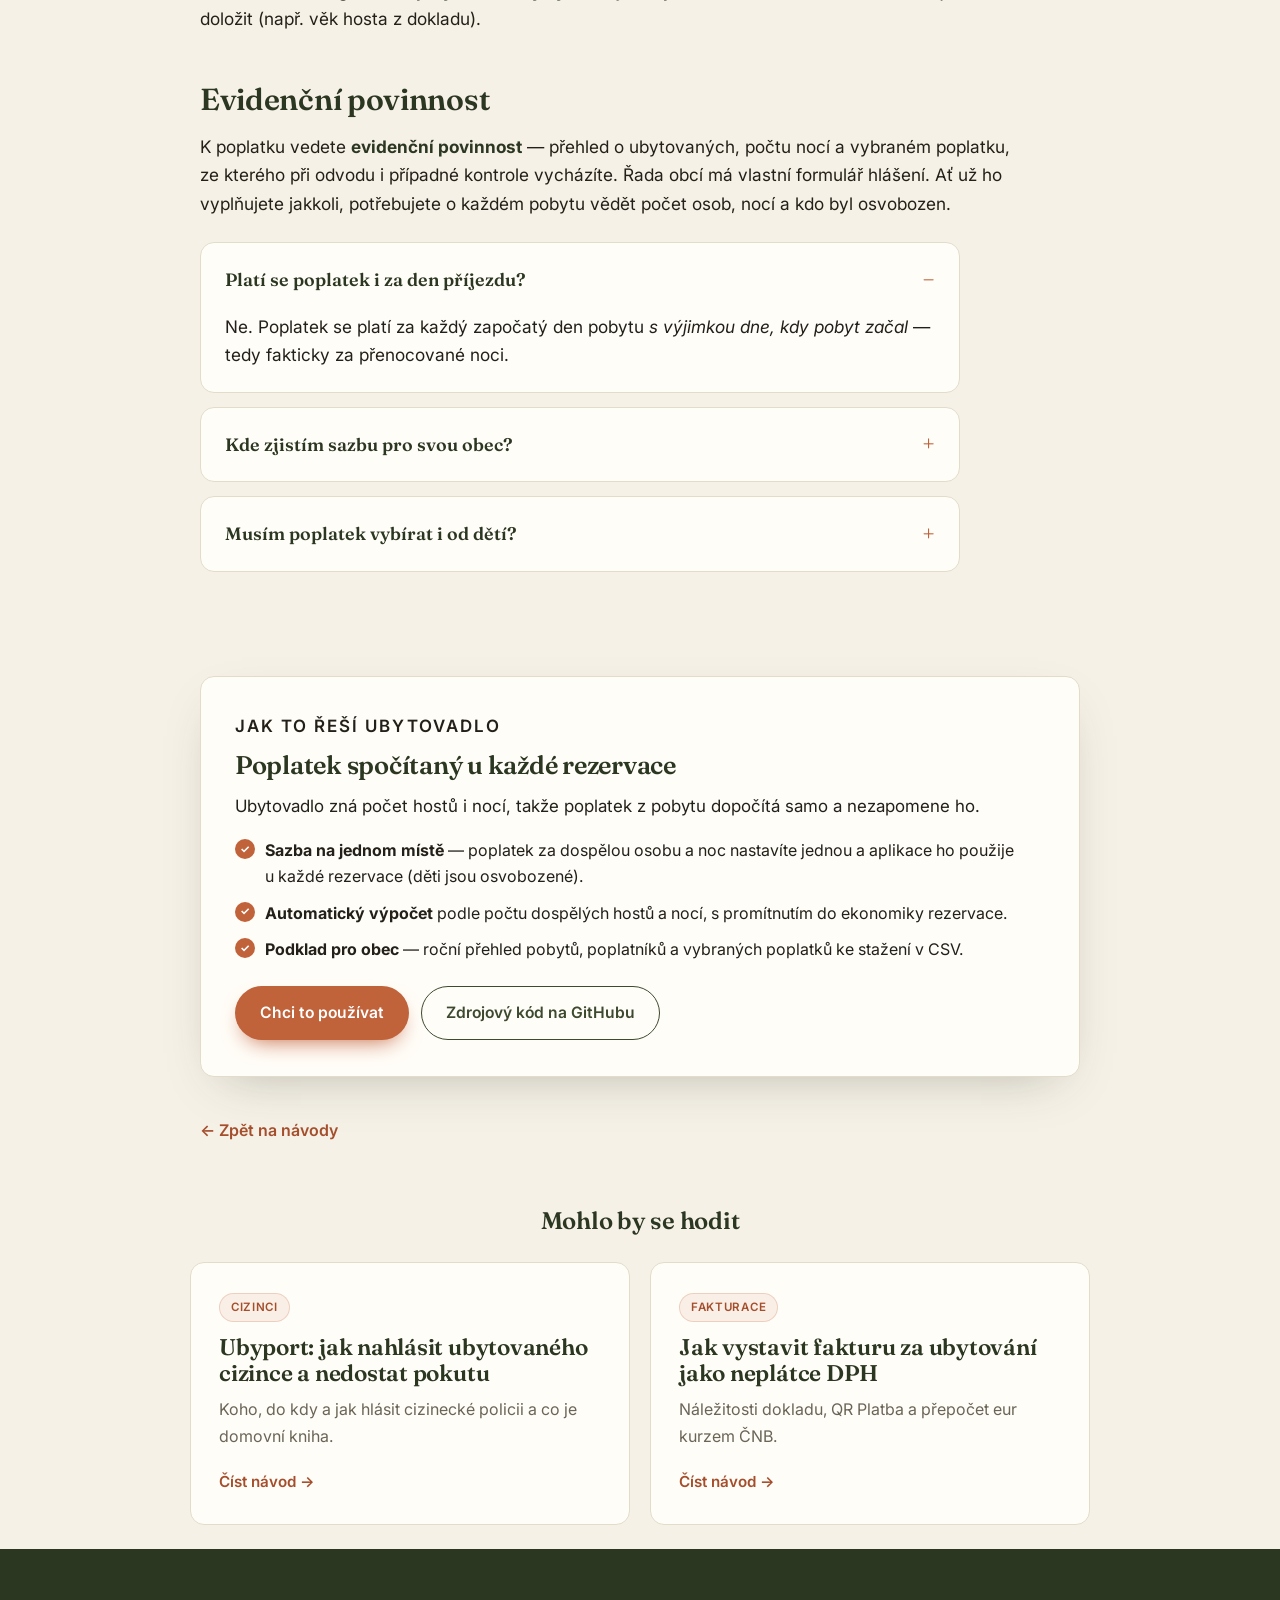
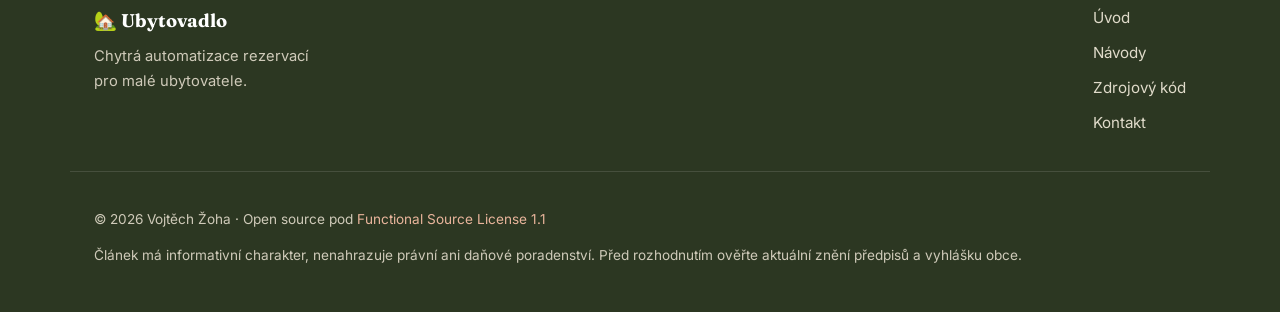
<file: navody/mistni-poplatek-z-pobytu/index.html>
<!DOCTYPE html>
<html lang="cs">
<head>
<meta charset="utf-8">
<!-- Google tag (gtag.js) -->
<script async src="https://www.googletagmanager.com/gtag/js?id=G-YQBZF70LQS"></script>
<script>
  window.dataLayer = window.dataLayer || [];
  function gtag(){dataLayer.push(arguments);}
  gtag('js', new Date());
  gtag('config', 'G-YQBZF70LQS');
</script>
<meta name="viewport" content="width=device-width, initial-scale=1">
<title>Místní poplatek z pobytu: kolik vybrat od hosta a komu odvést | Ubytovadlo</title>
<meta name="description" content="Poplatek z pobytu podle zákona 565/1990 Sb. činí maximálně 50 Kč za osobu a noc. Vybírá ho ubytovatel od hosta a odvádí obci. Kdo je osvobozen, jak vést evidenci a jak poplatek nezapomenout započítat do ceny.">
<meta property="og:title" content="Místní poplatek z pobytu: kolik vybrat a komu odvést">
<meta property="og:description" content="Sazba, plátce a poplatník, osvobození a evidenční povinnost při ubytování hostů.">
<meta property="og:type" content="article">
<meta property="og:locale" content="cs_CZ">
<meta property="og:image" content="https://www.ubytovadlo.cz/assets/screenshot-ekonomika.png">
<meta name="theme-color" content="#3d4a2f">
<link rel="preconnect" href="https://fonts.googleapis.com">
<link rel="preconnect" href="https://fonts.gstatic.com" crossorigin>
<link href="https://fonts.googleapis.com/css2?family=Fraunces:opsz,wght@9..144,500;9..144,600;9..144,700&family=Inter:wght@400;500;600&display=swap" rel="stylesheet">
<link rel="stylesheet" href="/assets/style.css">
<link rel="canonical" href="https://www.ubytovadlo.cz/navody/mistni-poplatek-z-pobytu/">
<script type="application/ld+json">
{
  "@context": "https://schema.org",
  "@graph": [
    {
      "@type": "Article",
      "@id": "https://www.ubytovadlo.cz/navody/mistni-poplatek-z-pobytu/#article",
      "headline": "Místní poplatek z pobytu: kolik vybrat od hosta a komu odvést",
      "description": "Poplatek z pobytu podle zákona 565/1990 Sb. činí max. 50 Kč za osobu a noc. Vybírá ho ubytovatel a odvádí obci. Osvobození, evidence a započítání do ceny.",
      "inLanguage": "cs-CZ",
      "datePublished": "2026-07-11",
      "dateModified": "2026-07-11",
      "image": "https://www.ubytovadlo.cz/assets/screenshot-ekonomika.png",
      "articleSection": "Poplatky",
      "author": { "@id": "https://www.ubytovadlo.cz/#author" },
      "publisher": { "@id": "https://www.ubytovadlo.cz/#author" },
      "mainEntityOfPage": "https://www.ubytovadlo.cz/navody/mistni-poplatek-z-pobytu/",
      "about": [
        { "@type": "Thing", "name": "Místní poplatek z pobytu" },
        { "@type": "Thing", "name": "Zákon o místních poplatcích 565/1990 Sb." }
      ],
      "speakable": { "@type": "SpeakableSpecification", "cssSelector": [".answer"] }
    },
    {
      "@type": "BreadcrumbList",
      "itemListElement": [
        { "@type": "ListItem", "position": 1, "name": "Ubytovadlo", "item": "https://www.ubytovadlo.cz/" },
        { "@type": "ListItem", "position": 2, "name": "Návody", "item": "https://www.ubytovadlo.cz/navody/" },
        { "@type": "ListItem", "position": 3, "name": "Místní poplatek z pobytu", "item": "https://www.ubytovadlo.cz/navody/mistni-poplatek-z-pobytu/" }
      ]
    },
    {
      "@type": "FAQPage",
      "inLanguage": "cs-CZ",
      "mainEntity": [
        {
          "@type": "Question",
          "name": "Kolik činí poplatek z pobytu?",
          "acceptedAnswer": {
            "@type": "Answer",
            "text": "Maximálně 50 Kč za osobu a každý započatý den pobytu s výjimkou dne příjezdu, tedy fakticky za noc. Konkrétní výši v rozmezí 0 až 50 Kč stanoví každá obec svou obecně závaznou vyhláškou."
          }
        },
        {
          "@type": "Question",
          "name": "Kdo poplatek platí a kdo odvádí?",
          "acceptedAnswer": {
            "@type": "Answer",
            "text": "Poplatníkem je ubytovaný host. Plátcem je ubytovatel, který poplatek od hosta vybere a odvede obci jako správci poplatku."
          }
        },
        {
          "@type": "Question",
          "name": "Kdo je od poplatku z pobytu osvobozen?",
          "acceptedAnswer": {
            "@type": "Answer",
            "text": "Podle §3b zákona 565/1990 Sb. mimo jiné osoby mladší 18 let, osoby nevidomé, osoby závislé na pomoci jiné osoby, držitelé průkazu ZTP/P a jejich průvodci a osoby hospitalizované ve zdravotnickém zařízení. Úplný výčet stanoví zákon."
          }
        }
      ]
    }
  ]
}
</script>
</head>
<body>

<header class="nav">
  <div class="wrap nav-inner">
    <a class="brand" href="/"><span class="brand-mark">🏡</span> Ubytovadlo</a>
    <button class="nav-toggle" type="button" aria-label="Otevřít menu" aria-controls="nav-menu" aria-expanded="false"><span></span><span></span><span></span></button>
    <nav class="nav-links" id="nav-menu">
      <a href="/#co-umi">Co umí</a>
      <a href="/#pro-koho">Pro koho</a>
      <a href="/navody/">Návody</a>
      <a href="/#pouzivat">Chci to používat</a>
      <a class="nav-cta" href="https://github.com/vzoha/ubytovadlo">GitHub ↗</a>
    </nav>
  </div>
</header>

<main>

<article>
  <header class="article-head">
    <div class="wrap article-head-inner">
      <p class="crumbs"><a href="/navody/">Návody</a> · Poplatky</p>
      <h1>Místní poplatek z pobytu: kolik vybrat od hosta a komu odvést</h1>
      <div class="article-meta">
        <span>11.&nbsp;7.&nbsp;2026</span><span class="dot"></span>
        <span>5 min čtení</span><span class="dot"></span>
        <span>Vojtěch Žoha</span>
      </div>
    </div>
  </header>

  <div class="wrap">
    <aside class="answer">
      <p class="answer-label">Rychlá odpověď</p>
      <p>Poplatek z&nbsp;pobytu je <strong>max. 50&nbsp;Kč za osobu a noc</strong> (za každý započatý den kromě dne příjezdu). Konkrétní výši stanoví <strong>každá obec vyhláškou</strong> v&nbsp;rozmezí 0–50&nbsp;Kč. <strong>Poplatníkem je host, plátcem ubytovatel</strong> — vy poplatek vyberete a&nbsp;odvedete obci. Vedete evidenční povinnost a&nbsp;počítáte s&nbsp;osvobozením (např. osoby mladší 18&nbsp;let). Vyplývá to ze <strong>zákona č.&nbsp;565/1990&nbsp;Sb.</strong></p>
    </aside>
  </div>

  <div class="wrap">
    <div class="prose">

      <p>Malá položka, na kterou se snadno zapomene — a přitom ji obec při kontrole dohledá. Poplatek z&nbsp;pobytu platí hosté, ale zodpovědnost za&nbsp;jeho výběr a&nbsp;odvedení leží na&nbsp;vás jako ubytovateli.</p>

      <h2>Kolik to je</h2>
      <p>Zákon o&nbsp;místních poplatcích (č.&nbsp;565/1990&nbsp;Sb.) stanoví <strong>horní hranici 50&nbsp;Kč</strong> za osobu a&nbsp;každý započatý den pobytu <strong>s&nbsp;výjimkou dne, kdy pobyt začal</strong>. Prakticky se tedy platí za&nbsp;každou přenocovanou noc.</p>
      <p>Konkrétní sazbu si ale <strong>určuje každá obec sama</strong> obecně závaznou vyhláškou — může být 50&nbsp;Kč, ale klidně 15&nbsp;nebo 30&nbsp;Kč, případně nula. <strong>Ověřte si aktuální vyhlášku obce</strong>, kde ubytováváte; sazby se liší a&nbsp;mění.</p>

      <div class="note">
        <strong>Příklad výpočtu.</strong> Sazba obce 20&nbsp;Kč, 2&nbsp;dospělí hosté, pobyt na&nbsp;3&nbsp;noci: 20&nbsp;×&nbsp;2&nbsp;×&nbsp;3&nbsp;=&nbsp;<strong>120&nbsp;Kč</strong>, které vyberete od&nbsp;hostů a&nbsp;odvedete obci.
      </div>

      <h2>Kdo platí a kdo odvádí</h2>
      <ul>
        <li><strong>Poplatník</strong> — ubytovaný host (osoba, která v&nbsp;obci není přihlášená k&nbsp;pobytu).</li>
        <li><strong>Plátce</strong> — vy, ubytovatel. Poplatek od&nbsp;hosta <strong>vyberete a&nbsp;odvedete obci</strong> jako správci poplatku, obvykle v&nbsp;termínech podle obecní vyhlášky.</li>
      </ul>
      <p>Nezapomeňte poplatek <strong>započítat do ceny nebo ho jasně uvést</strong>, aby vás nepřekvapil až při odvodu — je to částka, kterou jen procházíte směrem k&nbsp;obci.</p>

      <h2>Kdo je osvobozen</h2>
      <p>Podle <strong>§&nbsp;3b</strong> zákona jsou od&nbsp;poplatku osvobozeny mimo jiné:</p>
      <ul>
        <li>osoby <strong>mladší 18 let</strong>,</li>
        <li>osoby nevidomé a&nbsp;osoby závislé na&nbsp;pomoci jiné fyzické osoby,</li>
        <li>držitelé průkazu <strong>ZTP/P a&nbsp;jejich průvodci</strong>,</li>
        <li>osoby hospitalizované ve&nbsp;zdravotnickém zařízení.</li>
      </ul>
      <p>Jde o&nbsp;hlavní kategorie — <strong>úplný a&nbsp;závazný výčet najdete přímo v&nbsp;§&nbsp;3b zákona</strong>. Osvobození je dobré umět doložit (např. věk hosta z&nbsp;dokladu).</p>

      <h2>Evidenční povinnost</h2>
      <p>K&nbsp;poplatku vedete <strong>evidenční povinnost</strong> — přehled o&nbsp;ubytovaných, počtu nocí a&nbsp;vybraném poplatku, ze&nbsp;kterého při odvodu i&nbsp;případné kontrole vycházíte. Řada obcí má vlastní formulář hlášení. Ať už ho vyplňujete jakkoli, potřebujete o&nbsp;každém pobytu vědět počet osob, nocí a&nbsp;kdo byl osvobozen.</p>

      <div class="faq-list">
        <details class="faq-item" open>
          <summary>Platí se poplatek i&nbsp;za&nbsp;den příjezdu?</summary>
          <p>Ne. Poplatek se platí za&nbsp;každý započatý den pobytu <em>s&nbsp;výjimkou dne, kdy pobyt začal</em> — tedy fakticky za&nbsp;přenocované noci.</p>
        </details>
        <details class="faq-item">
          <summary>Kde zjistím sazbu pro svou obec?</summary>
          <p>V&nbsp;obecně závazné vyhlášce dané obce o&nbsp;místním poplatku z&nbsp;pobytu. Sazby se liší (0–50&nbsp;Kč) a&nbsp;mění, ověřte aktuální znění u&nbsp;své obce.</p>
        </details>
        <details class="faq-item">
          <summary>Musím poplatek vybírat i&nbsp;od&nbsp;dětí?</summary>
          <p>Osoby mladší 18&nbsp;let jsou podle §&nbsp;3b od&nbsp;poplatku osvobozeny. Pro jistotu si ověřte i&nbsp;znění vyhlášky vaší obce.</p>
        </details>
      </div>

    </div>
  </div>

  <div class="wrap">
    <section class="solves">
      <p class="eyebrow">Jak to řeší Ubytovadlo</p>
      <h2>Poplatek spočítaný u každé rezervace</h2>
      <p>Ubytovadlo zná počet hostů i&nbsp;nocí, takže poplatek z&nbsp;pobytu dopočítá samo a&nbsp;nezapomene ho.</p>
      <ul>
        <li><strong>Sazba na&nbsp;jednom místě</strong> — poplatek za&nbsp;dospělou osobu a&nbsp;noc nastavíte jednou a&nbsp;aplikace ho použije u&nbsp;každé rezervace (děti jsou osvobozené).</li>
        <li><strong>Automatický výpočet</strong> podle počtu dospělých hostů a&nbsp;nocí, s&nbsp;promítnutím do&nbsp;ekonomiky rezervace.</li>
        <li><strong>Podklad pro obec</strong> — roční přehled pobytů, poplatníků a&nbsp;vybraných poplatků ke&nbsp;stažení v&nbsp;CSV.</li>
      </ul>
      <div class="solves-actions">
        <a class="btn btn-primary" href="/#pouzivat">Chci to používat</a>
        <a class="btn btn-ghost" href="https://github.com/vzoha/ubytovadlo">Zdrojový kód na GitHubu</a>
      </div>
    </section>
  </div>

  <div class="wrap">
    <p class="article-back"><a href="/navody/">← Zpět na návody</a></p>
  </div>
</article>

<section class="related">
  <div class="wrap">
    <h2>Mohlo by se hodit</h2>
    <div class="related-grid">
      <a class="post-card" href="/navody/ubyport-hlaseni-cizincu/">
        <div class="post-meta"><span class="tag">Cizinci</span></div>
        <h2>Ubyport: jak nahlásit ubytovaného cizince a nedostat pokutu</h2>
        <p>Koho, do kdy a jak hlásit cizinecké policii a co je domovní kniha.</p>
        <span class="post-more">Číst návod →</span>
      </a>
      <a class="post-card" href="/navody/faktura-ubytovani-neplatce-dph/">
        <div class="post-meta"><span class="tag">Fakturace</span></div>
        <h2>Jak vystavit fakturu za ubytování jako neplátce DPH</h2>
        <p>Náležitosti dokladu, QR Platba a přepočet eur kurzem ČNB.</p>
        <span class="post-more">Číst návod →</span>
      </a>
    </div>
  </div>
</section>

</main>

<footer class="footer">
  <div class="wrap footer-inner">
    <div class="footer-brand">
      <span class="brand-mark">🏡</span> <strong>Ubytovadlo</strong>
      <p>Chytrá automatizace rezervací pro&nbsp;malé ubytovatele.</p>
    </div>
    <nav class="footer-links">
      <a href="/">Úvod</a>
      <a href="/navody/">Návody</a>
      <a href="https://github.com/vzoha/ubytovadlo">Zdrojový kód</a>
      <a href="mailto:vzoha@volny.cz">Kontakt</a>
    </nav>
  </div>
  <div class="wrap footer-legal">
    <p>© 2026 Vojtěch Žoha · Open source pod <a href="https://github.com/vzoha/ubytovadlo/blob/main/LICENSE.md">Functional Source License 1.1</a></p>
    <p style="margin-top:10px">Článek má informativní charakter, nenahrazuje právní ani daňové poradenství. Před rozhodnutím ověřte aktuální znění předpisů a&nbsp;vyhlášku obce.</p>
  </div>
</footer>

<script>
  document.addEventListener('click', function (e) {
    var a = e.target.closest('a[href*="github.com"]');
    if (a && typeof gtag === 'function') {
      gtag('event', 'github_click', { link_url: a.href });
    }
  });
</script>
<script src="/assets/nav.js" defer></script>
</body>
</html>
</file>
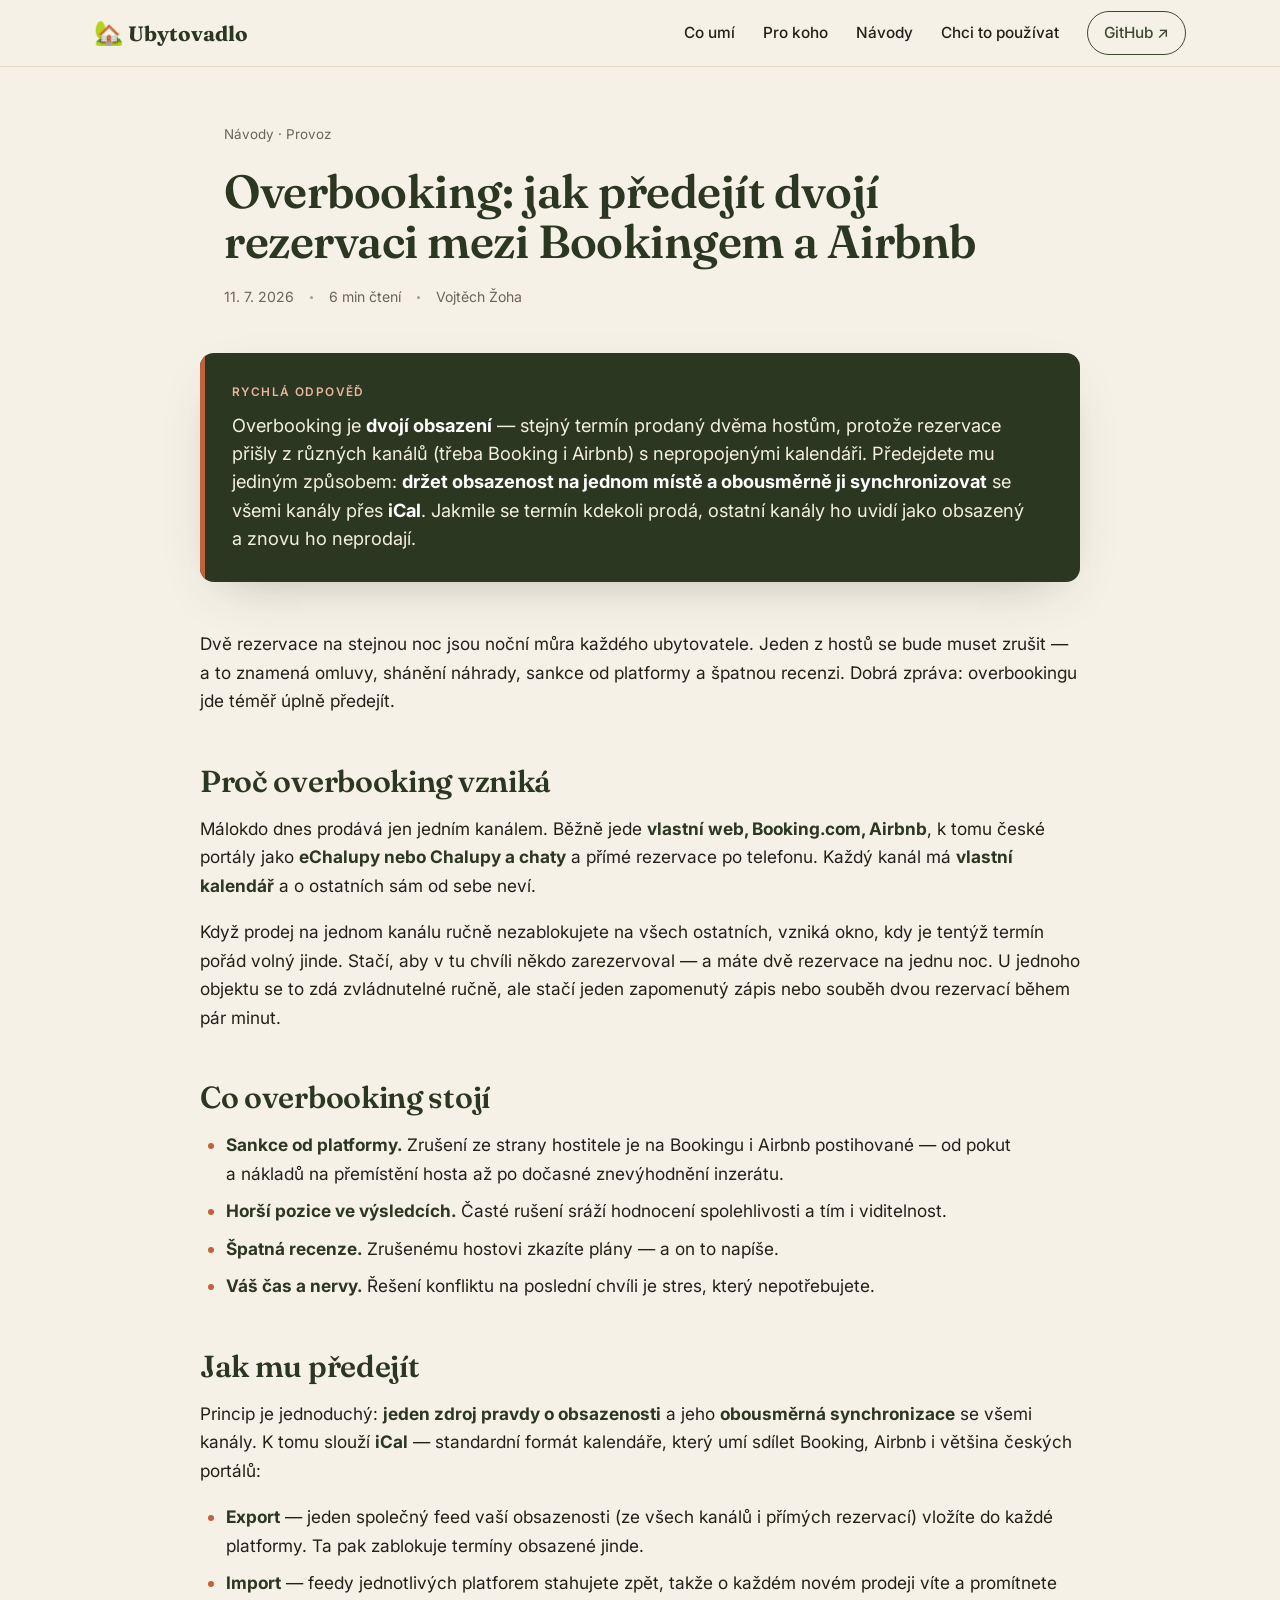
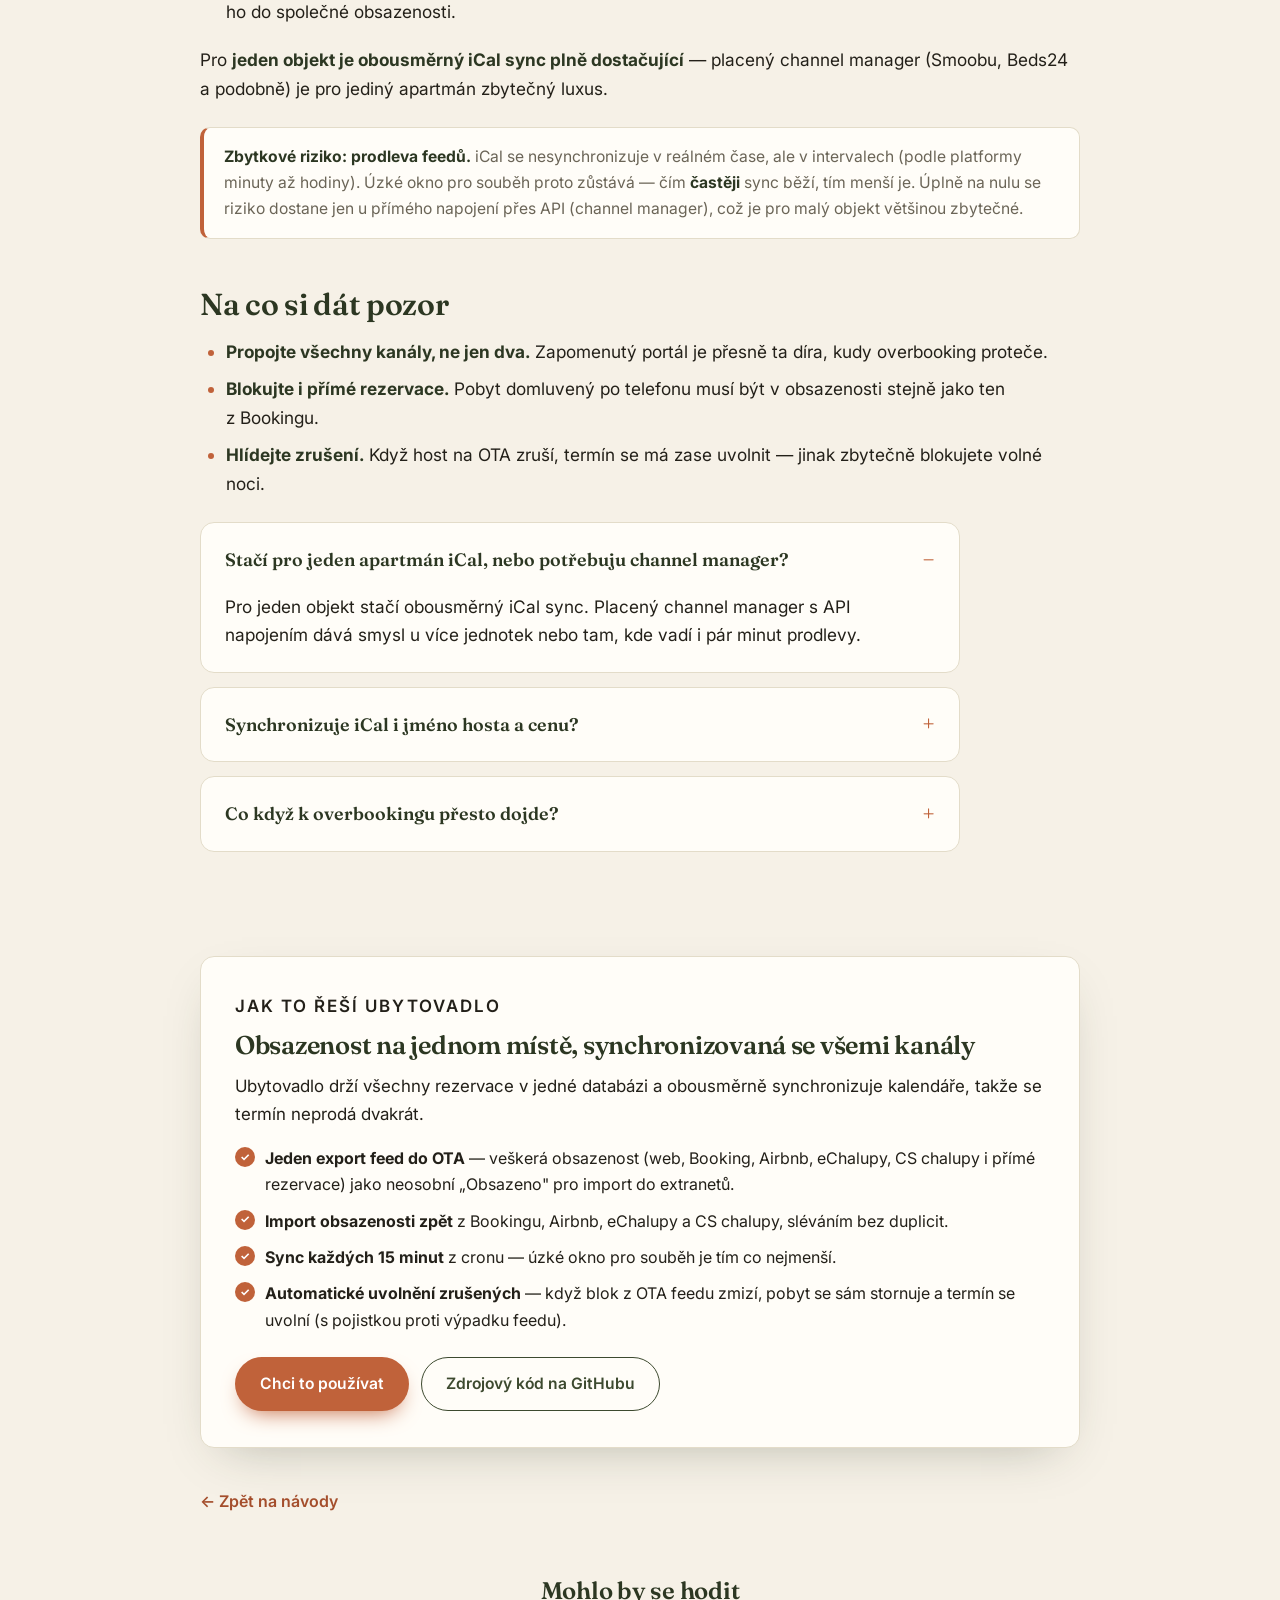
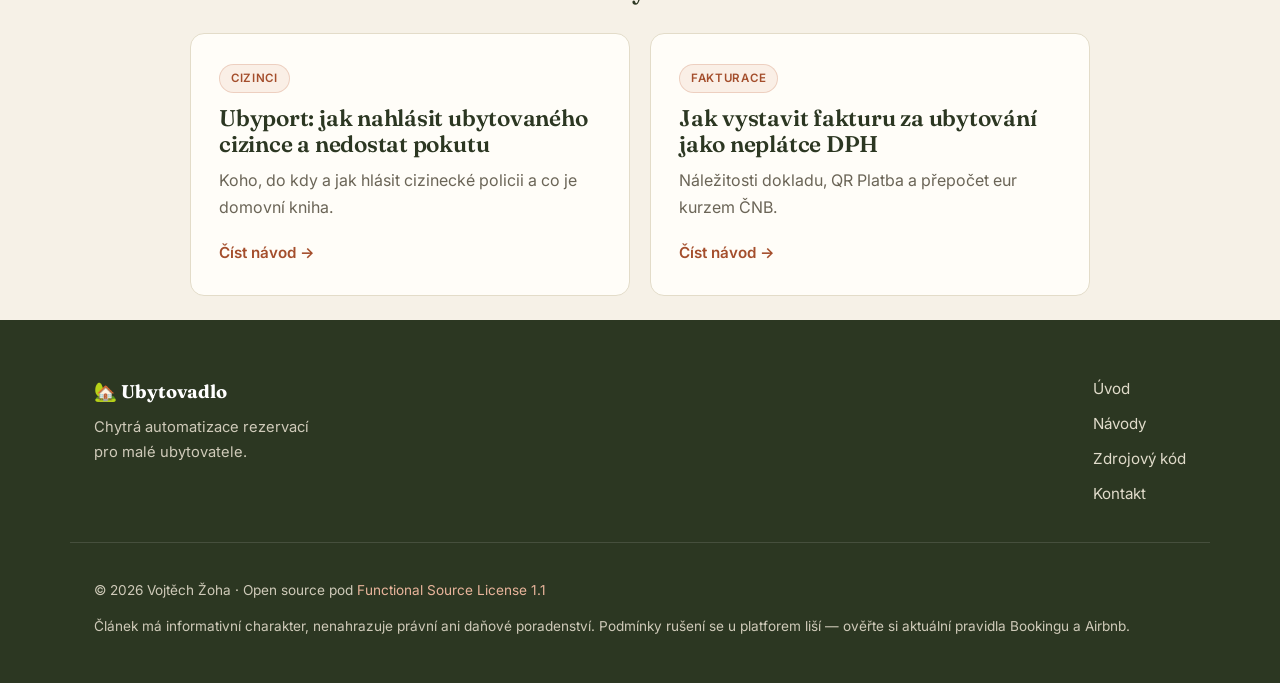
<file: navody/overbooking-dvoji-rezervace/index.html>
<!DOCTYPE html>
<html lang="cs">
<head>
<meta charset="utf-8">
<!-- Google tag (gtag.js) -->
<script async src="https://www.googletagmanager.com/gtag/js?id=G-YQBZF70LQS"></script>
<script>
  window.dataLayer = window.dataLayer || [];
  function gtag(){dataLayer.push(arguments);}
  gtag('js', new Date());
  gtag('config', 'G-YQBZF70LQS');
</script>
<meta name="viewport" content="width=device-width, initial-scale=1">
<title>Overbooking: jak předejít dvojí rezervaci mezi Bookingem a Airbnb | Ubytovadlo</title>
<meta name="description" content="Overbooking vzniká, když se stejný termín prodá na dvou kanálech současně. Proč k němu dochází, co stojí zrušení hosta na Bookingu a Airbnb a jak mu předejít obousměrnou synchronizací kalendářů (iCal).">
<meta property="og:title" content="Overbooking: jak předejít dvojí rezervaci mezi kanály">
<meta property="og:description" content="Proč vzniká dvojí obsazení, co stojí zrušení hosta a jak mu předejít synchronizací kalendářů.">
<meta property="og:type" content="article">
<meta property="og:locale" content="cs_CZ">
<meta property="og:image" content="https://www.ubytovadlo.cz/assets/screenshot-dashboard.png">
<meta name="theme-color" content="#3d4a2f">
<link rel="preconnect" href="https://fonts.googleapis.com">
<link rel="preconnect" href="https://fonts.gstatic.com" crossorigin>
<link href="https://fonts.googleapis.com/css2?family=Fraunces:opsz,wght@9..144,500;9..144,600;9..144,700&family=Inter:wght@400;500;600&display=swap" rel="stylesheet">
<link rel="stylesheet" href="/assets/style.css">
<link rel="canonical" href="https://www.ubytovadlo.cz/navody/overbooking-dvoji-rezervace/">
<script type="application/ld+json">
{
  "@context": "https://schema.org",
  "@graph": [
    {
      "@type": "Article",
      "@id": "https://www.ubytovadlo.cz/navody/overbooking-dvoji-rezervace/#article",
      "headline": "Overbooking: jak předejít dvojí rezervaci mezi Bookingem a Airbnb",
      "description": "Overbooking vzniká, když se stejný termín prodá na dvou kanálech. Proč k němu dochází, co stojí zrušení hosta a jak mu předejít obousměrnou synchronizací kalendářů (iCal).",
      "inLanguage": "cs-CZ",
      "datePublished": "2026-07-11",
      "dateModified": "2026-07-11",
      "image": "https://www.ubytovadlo.cz/assets/screenshot-dashboard.png",
      "articleSection": "Provoz",
      "author": { "@id": "https://www.ubytovadlo.cz/#author" },
      "publisher": { "@id": "https://www.ubytovadlo.cz/#author" },
      "mainEntityOfPage": "https://www.ubytovadlo.cz/navody/overbooking-dvoji-rezervace/",
      "about": [
        { "@type": "Thing", "name": "Overbooking" },
        { "@type": "Thing", "name": "Synchronizace kalendářů" },
        { "@type": "Thing", "name": "iCal" }
      ],
      "speakable": { "@type": "SpeakableSpecification", "cssSelector": [".answer"] }
    },
    {
      "@type": "BreadcrumbList",
      "itemListElement": [
        { "@type": "ListItem", "position": 1, "name": "Ubytovadlo", "item": "https://www.ubytovadlo.cz/" },
        { "@type": "ListItem", "position": 2, "name": "Návody", "item": "https://www.ubytovadlo.cz/navody/" },
        { "@type": "ListItem", "position": 3, "name": "Overbooking: dvojí rezervace", "item": "https://www.ubytovadlo.cz/navody/overbooking-dvoji-rezervace/" }
      ]
    },
    {
      "@type": "FAQPage",
      "inLanguage": "cs-CZ",
      "mainEntity": [
        {
          "@type": "Question",
          "name": "Co je overbooking?",
          "acceptedAnswer": {
            "@type": "Answer",
            "text": "Overbooking je dvojí obsazení — situace, kdy je stejný termín prodán dvěma hostům najednou, typicky proto, že se rezervace přijala na dvou různých kanálech (například na Bookingu i Airbnb), jejichž kalendáře nebyly propojené."
          }
        },
        {
          "@type": "Question",
          "name": "Jak se vyhnout dvojí rezervaci na Bookingu a Airbnb?",
          "acceptedAnswer": {
            "@type": "Answer",
            "text": "Propojením kalendářů. Obsazenost se drží na jednom místě a obousměrně se synchronizuje se všemi kanály přes iCal feed — jakmile se termín prodá kdekoli, ostatní kanály ho vidí jako obsazený a znovu ho neprodají."
          }
        },
        {
          "@type": "Question",
          "name": "Co dělat, když už k overbookingu došlo?",
          "acceptedAnswer": {
            "@type": "Answer",
            "text": "Co nejdřív kontaktujte hosty, nabídněte náhradní termín nebo srovnatelné ubytování a řešte to přes podporu dané platformy. Zrušení ze strany hostitele může znamenat sankce a zhoršené hodnocení, proto je prevence synchronizací kalendářů zásadní."
          }
        }
      ]
    }
  ]
}
</script>
</head>
<body>

<header class="nav">
  <div class="wrap nav-inner">
    <a class="brand" href="/"><span class="brand-mark">🏡</span> Ubytovadlo</a>
    <button class="nav-toggle" type="button" aria-label="Otevřít menu" aria-controls="nav-menu" aria-expanded="false"><span></span><span></span><span></span></button>
    <nav class="nav-links" id="nav-menu">
      <a href="/#co-umi">Co umí</a>
      <a href="/#pro-koho">Pro koho</a>
      <a href="/navody/">Návody</a>
      <a href="/#pouzivat">Chci to používat</a>
      <a class="nav-cta" href="https://github.com/vzoha/ubytovadlo">GitHub ↗</a>
    </nav>
  </div>
</header>

<main>

<article>
  <header class="article-head">
    <div class="wrap article-head-inner">
      <p class="crumbs"><a href="/navody/">Návody</a> · Provoz</p>
      <h1>Overbooking: jak předejít dvojí rezervaci mezi Bookingem a Airbnb</h1>
      <div class="article-meta">
        <span>11.&nbsp;7.&nbsp;2026</span><span class="dot"></span>
        <span>6 min čtení</span><span class="dot"></span>
        <span>Vojtěch Žoha</span>
      </div>
    </div>
  </header>

  <div class="wrap">
    <aside class="answer">
      <p class="answer-label">Rychlá odpověď</p>
      <p>Overbooking je <strong>dvojí obsazení</strong> — stejný termín prodaný dvěma hostům, protože rezervace přišly z&nbsp;různých kanálů (třeba Booking i&nbsp;Airbnb) s&nbsp;nepropojenými kalendáři. Předejdete mu jediným způsobem: <strong>držet obsazenost na jednom místě a&nbsp;obousměrně ji synchronizovat</strong> se všemi kanály přes <strong>iCal</strong>. Jakmile se termín kdekoli prodá, ostatní kanály ho uvidí jako obsazený a&nbsp;znovu ho neprodají.</p>
    </aside>
  </div>

  <div class="wrap">
    <div class="prose">

      <p>Dvě rezervace na&nbsp;stejnou noc jsou noční můra každého ubytovatele. Jeden z&nbsp;hostů se bude muset zrušit — a&nbsp;to znamená omluvy, shánění náhrady, sankce od&nbsp;platformy a&nbsp;špatnou recenzi. Dobrá zpráva: overbookingu jde téměř úplně předejít.</p>

      <h2>Proč overbooking vzniká</h2>
      <p>Málokdo dnes prodává jen jedním kanálem. Běžně jede <strong>vlastní web, Booking.com, Airbnb</strong>, k&nbsp;tomu české portály jako <strong>eChalupy nebo Chalupy&nbsp;a&nbsp;chaty</strong> a&nbsp;přímé rezervace po&nbsp;telefonu. Každý kanál má <strong>vlastní kalendář</strong> a&nbsp;o&nbsp;ostatních sám od&nbsp;sebe neví.</p>
      <p>Když prodej na&nbsp;jednom kanálu ručně nezablokujete na&nbsp;všech ostatních, vzniká okno, kdy je tentýž termín pořád volný jinde. Stačí, aby v&nbsp;tu chvíli někdo zarezervoval — a&nbsp;máte dvě rezervace na&nbsp;jednu noc. U&nbsp;jednoho objektu se to zdá zvládnutelné ručně, ale stačí jeden zapomenutý zápis nebo souběh dvou rezervací během pár minut.</p>

      <h2>Co overbooking stojí</h2>
      <ul>
        <li><strong>Sankce od&nbsp;platformy.</strong> Zrušení ze strany hostitele je na&nbsp;Bookingu i&nbsp;Airbnb postihované — od&nbsp;pokut a&nbsp;nákladů na&nbsp;přemístění hosta až po&nbsp;dočasné znevýhodnění inzerátu.</li>
        <li><strong>Horší pozice ve&nbsp;výsledcích.</strong> Časté rušení sráží hodnocení spolehlivosti a&nbsp;tím i&nbsp;viditelnost.</li>
        <li><strong>Špatná recenze.</strong> Zrušenému hostovi zkazíte plány — a&nbsp;on to napíše.</li>
        <li><strong>Váš čas a&nbsp;nervy.</strong> Řešení konfliktu na&nbsp;poslední chvíli je stres, který nepotřebujete.</li>
      </ul>

      <h2>Jak mu předejít</h2>
      <p>Princip je jednoduchý: <strong>jeden zdroj pravdy o&nbsp;obsazenosti</strong> a&nbsp;jeho <strong>obousměrná synchronizace</strong> se všemi kanály. K&nbsp;tomu slouží <strong>iCal</strong> — standardní formát kalendáře, který umí sdílet Booking, Airbnb i&nbsp;většina českých portálů:</p>
      <ul>
        <li><strong>Export</strong> — jeden společný feed vaší obsazenosti (ze všech kanálů i&nbsp;přímých rezervací) vložíte do&nbsp;každé platformy. Ta pak zablokuje termíny obsazené jinde.</li>
        <li><strong>Import</strong> — feedy jednotlivých platforem stahujete zpět, takže o&nbsp;každém novém prodeji víte a&nbsp;promítnete ho do&nbsp;společné obsazenosti.</li>
      </ul>
      <p>Pro <strong>jeden objekt je obousměrný iCal sync plně dostačující</strong> — placený channel manager (Smoobu, Beds24 a&nbsp;podobně) je pro jediný apartmán zbytečný luxus.</p>

      <div class="note">
        <strong>Zbytkové riziko: prodleva feedů.</strong> iCal se nesynchronizuje v&nbsp;reálném čase, ale v&nbsp;intervalech (podle platformy minuty až hodiny). Úzké okno pro souběh proto zůstává — čím <strong>častěji</strong> sync běží, tím menší je. Úplně na&nbsp;nulu se riziko dostane jen u&nbsp;přímého napojení přes API (channel manager), což je pro malý objekt většinou zbytečné.
      </div>

      <h2>Na co si dát pozor</h2>
      <ul>
        <li><strong>Propojte všechny kanály, ne jen dva.</strong> Zapomenutý portál je přesně ta díra, kudy overbooking proteče.</li>
        <li><strong>Blokujte i&nbsp;přímé rezervace.</strong> Pobyt domluvený po&nbsp;telefonu musí být v&nbsp;obsazenosti stejně jako ten z&nbsp;Bookingu.</li>
        <li><strong>Hlídejte zrušení.</strong> Když host na&nbsp;OTA zruší, termín se má zase uvolnit — jinak zbytečně blokujete volné noci.</li>
      </ul>

      <div class="faq-list">
        <details class="faq-item" open>
          <summary>Stačí pro jeden apartmán iCal, nebo potřebuju channel manager?</summary>
          <p>Pro jeden objekt stačí obousměrný iCal sync. Placený channel manager s&nbsp;API napojením dává smysl u&nbsp;více jednotek nebo tam, kde vadí i&nbsp;pár minut prodlevy.</p>
        </details>
        <details class="faq-item">
          <summary>Synchronizuje iCal i&nbsp;jméno hosta a&nbsp;cenu?</summary>
          <p>Ne. iCal přenáší jen obsazený termín (příjezd–odjezd) jako neosobní blok „Obsazeno". Údaje hosta a&nbsp;cenu si tahá aplikace jinými cestami; pro prevenci overbookingu stačí právě ten blok.</p>
        </details>
        <details class="faq-item">
          <summary>Co když k&nbsp;overbookingu přesto dojde?</summary>
          <p>Jednejte rychle: kontaktujte hosty, nabídněte náhradní termín nebo srovnatelné ubytování a&nbsp;řešte to přes podporu platformy. Prevence synchronizací je ale levnější než každé takové hašení.</p>
        </details>
      </div>

    </div>
  </div>

  <div class="wrap">
    <section class="solves">
      <p class="eyebrow">Jak to řeší Ubytovadlo</p>
      <h2>Obsazenost na jednom místě, synchronizovaná se všemi kanály</h2>
      <p>Ubytovadlo drží všechny rezervace v&nbsp;jedné databázi a&nbsp;obousměrně synchronizuje kalendáře, takže se termín neprodá dvakrát.</p>
      <ul>
        <li><strong>Jeden export feed do&nbsp;OTA</strong> — veškerá obsazenost (web, Booking, Airbnb, eChalupy, CS&nbsp;chalupy i&nbsp;přímé rezervace) jako neosobní „Obsazeno" pro import do&nbsp;extranetů.</li>
        <li><strong>Import obsazenosti zpět</strong> z&nbsp;Bookingu, Airbnb, eChalupy a&nbsp;CS&nbsp;chalupy, sléváním bez duplicit.</li>
        <li><strong>Sync každých 15&nbsp;minut</strong> z&nbsp;cronu — úzké okno pro souběh je tím co nejmenší.</li>
        <li><strong>Automatické uvolnění zrušených</strong> — když blok z&nbsp;OTA feedu zmizí, pobyt se sám stornuje a&nbsp;termín se uvolní (s&nbsp;pojistkou proti výpadku feedu).</li>
      </ul>
      <div class="solves-actions">
        <a class="btn btn-primary" href="/#pouzivat">Chci to používat</a>
        <a class="btn btn-ghost" href="https://github.com/vzoha/ubytovadlo">Zdrojový kód na GitHubu</a>
      </div>
    </section>
  </div>

  <div class="wrap">
    <p class="article-back"><a href="/navody/">← Zpět na návody</a></p>
  </div>
</article>

<section class="related">
  <div class="wrap">
    <h2>Mohlo by se hodit</h2>
    <div class="related-grid">
      <a class="post-card" href="/navody/ubyport-hlaseni-cizincu/">
        <div class="post-meta"><span class="tag">Cizinci</span></div>
        <h2>Ubyport: jak nahlásit ubytovaného cizince a nedostat pokutu</h2>
        <p>Koho, do kdy a jak hlásit cizinecké policii a co je domovní kniha.</p>
        <span class="post-more">Číst návod →</span>
      </a>
      <a class="post-card" href="/navody/faktura-ubytovani-neplatce-dph/">
        <div class="post-meta"><span class="tag">Fakturace</span></div>
        <h2>Jak vystavit fakturu za ubytování jako neplátce DPH</h2>
        <p>Náležitosti dokladu, QR Platba a přepočet eur kurzem ČNB.</p>
        <span class="post-more">Číst návod →</span>
      </a>
    </div>
  </div>
</section>

</main>

<footer class="footer">
  <div class="wrap footer-inner">
    <div class="footer-brand">
      <span class="brand-mark">🏡</span> <strong>Ubytovadlo</strong>
      <p>Chytrá automatizace rezervací pro&nbsp;malé ubytovatele.</p>
    </div>
    <nav class="footer-links">
      <a href="/">Úvod</a>
      <a href="/navody/">Návody</a>
      <a href="https://github.com/vzoha/ubytovadlo">Zdrojový kód</a>
      <a href="mailto:vzoha@volny.cz">Kontakt</a>
    </nav>
  </div>
  <div class="wrap footer-legal">
    <p>© 2026 Vojtěch Žoha · Open source pod <a href="https://github.com/vzoha/ubytovadlo/blob/main/LICENSE.md">Functional Source License 1.1</a></p>
    <p style="margin-top:10px">Článek má informativní charakter, nenahrazuje právní ani daňové poradenství. Podmínky rušení se u&nbsp;platforem liší — ověřte si aktuální pravidla Bookingu a&nbsp;Airbnb.</p>
  </div>
</footer>

<script>
  document.addEventListener('click', function (e) {
    var a = e.target.closest('a[href*="github.com"]');
    if (a && typeof gtag === 'function') {
      gtag('event', 'github_click', { link_url: a.href });
    }
  });
</script>
<script src="/assets/nav.js" defer></script>
</body>
</html>
</file>
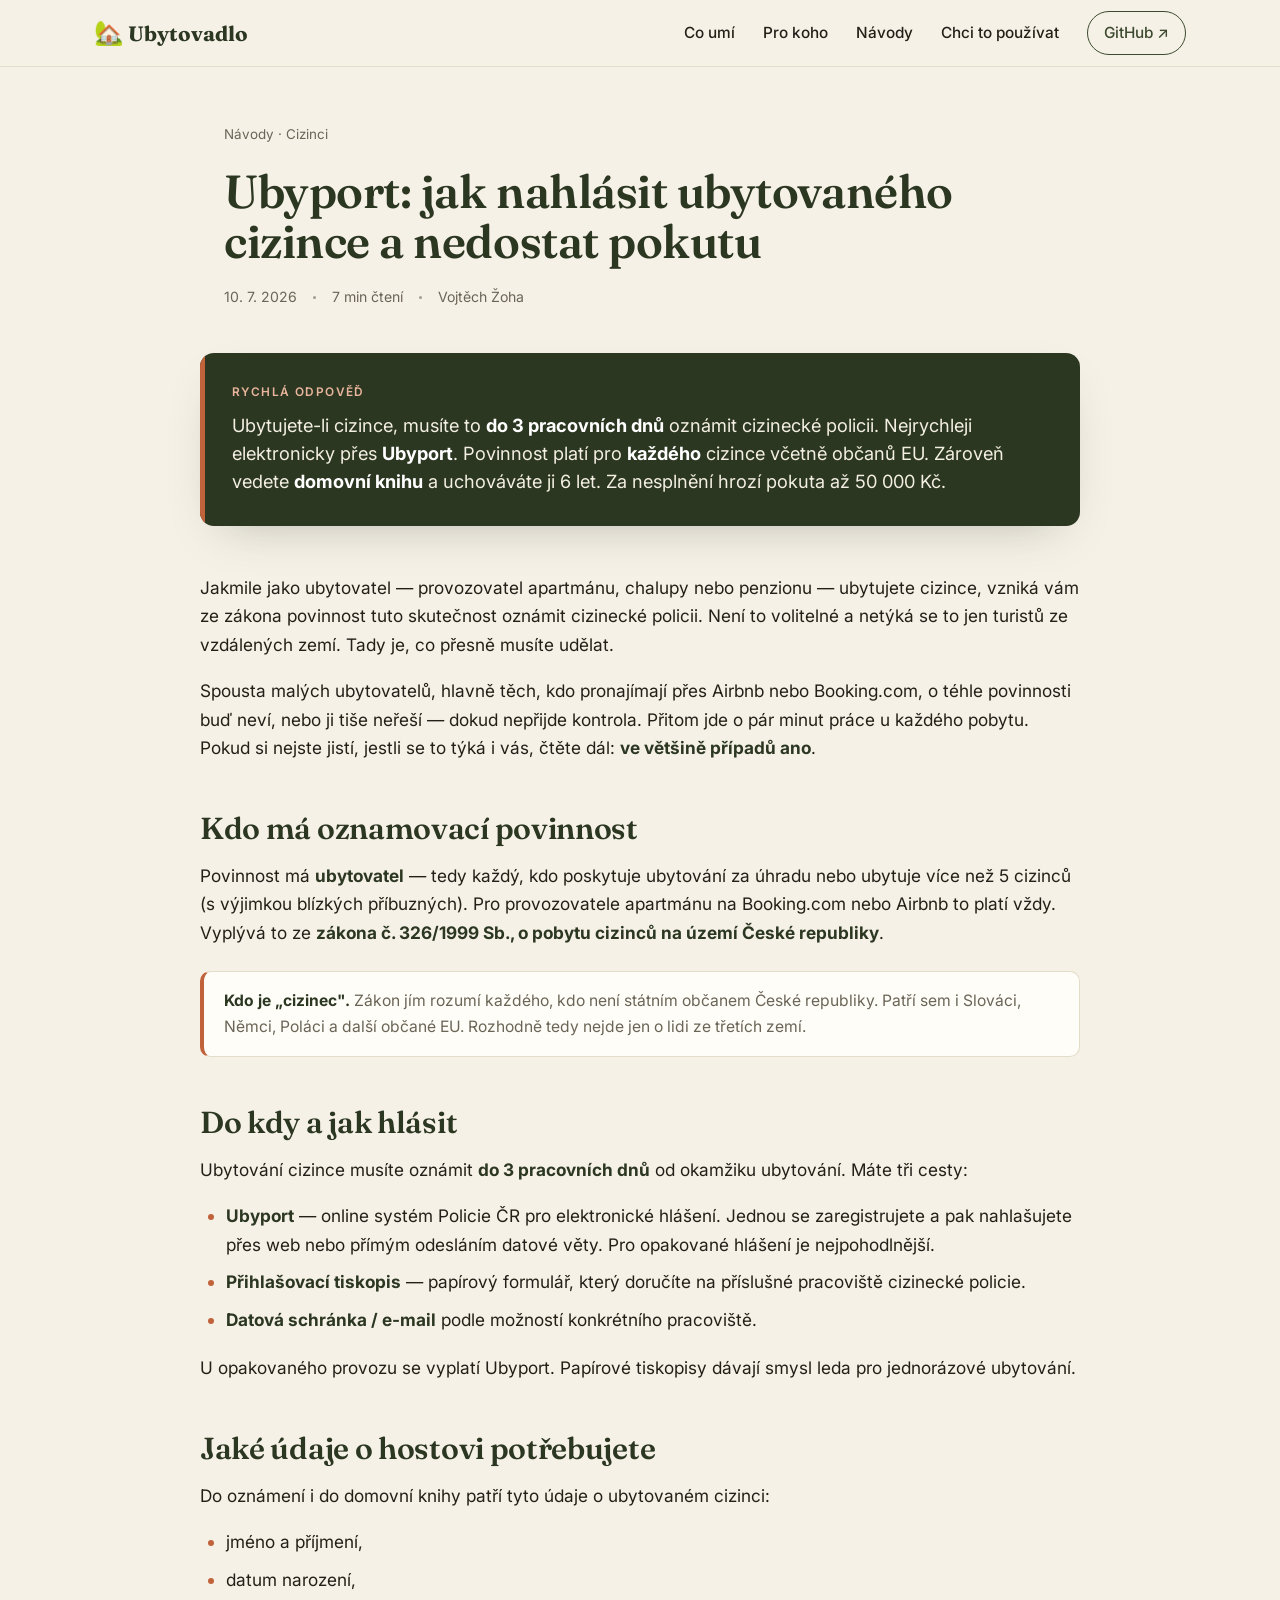
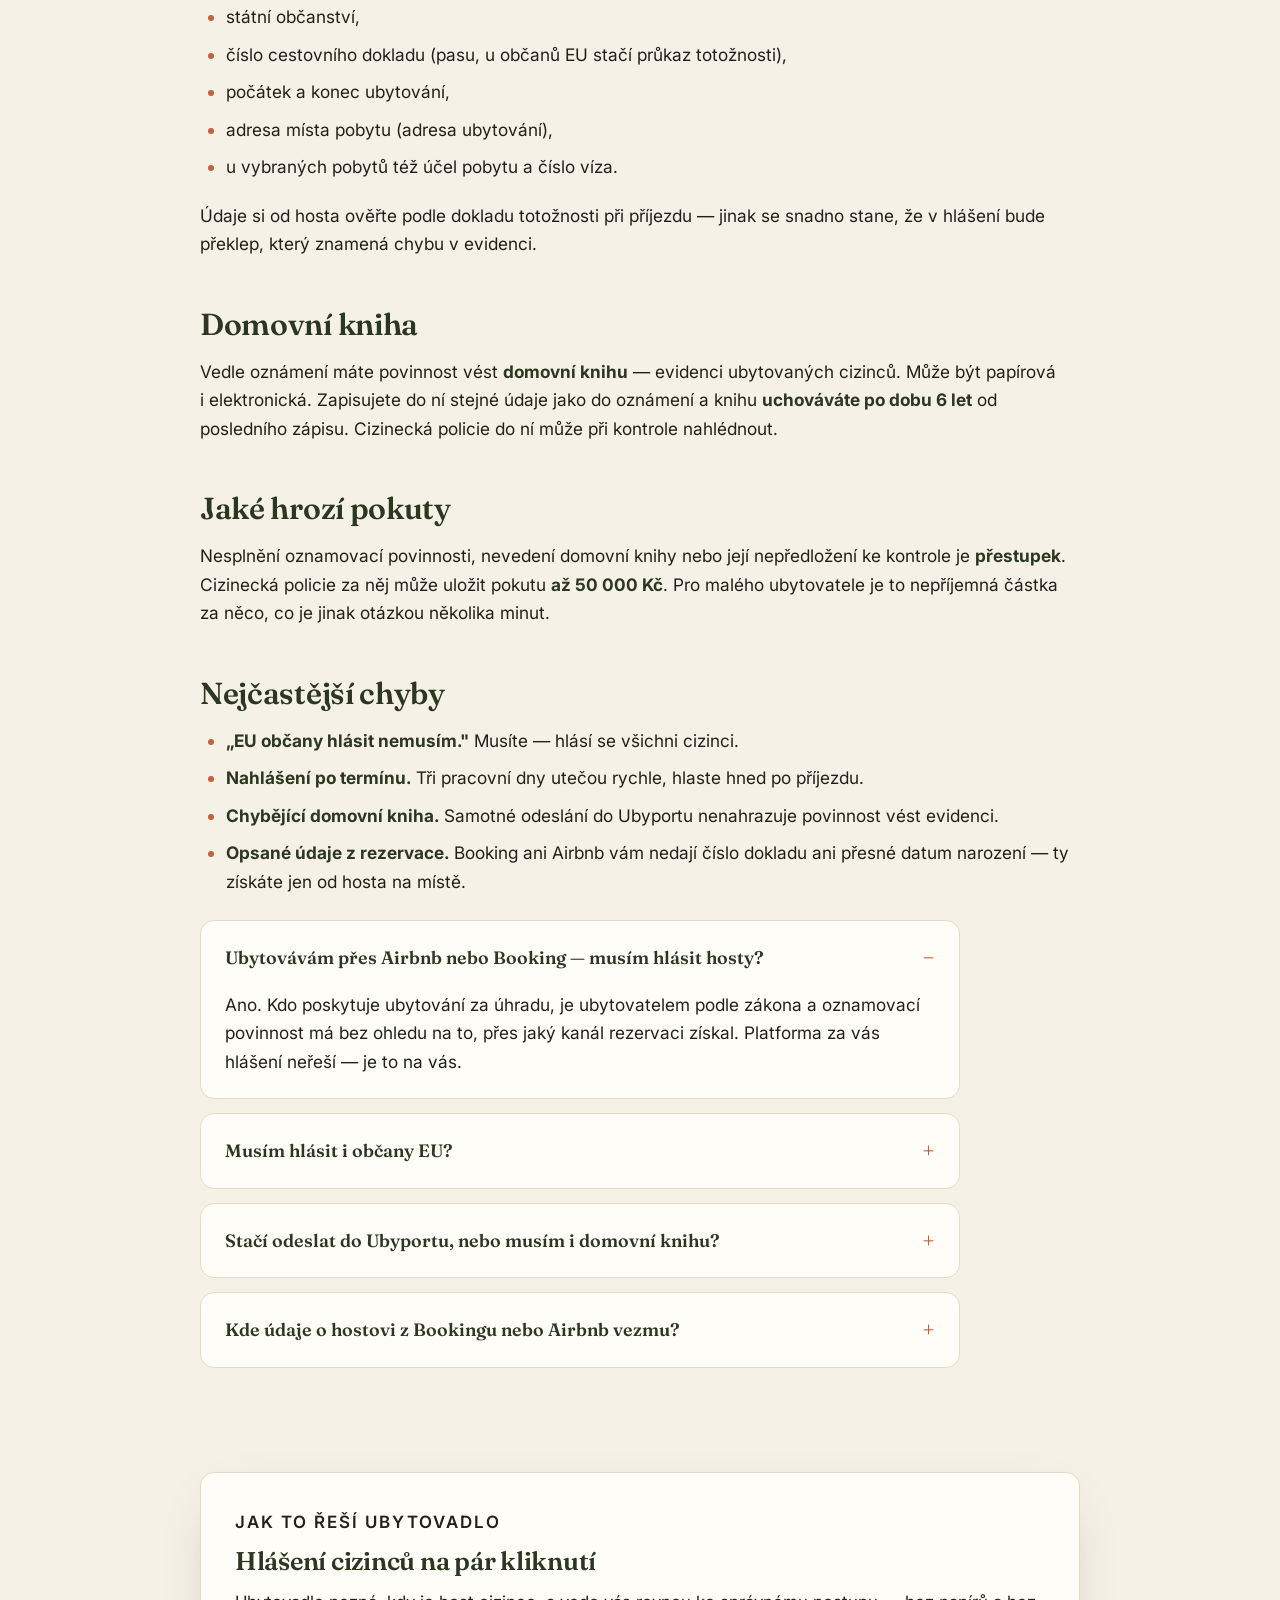
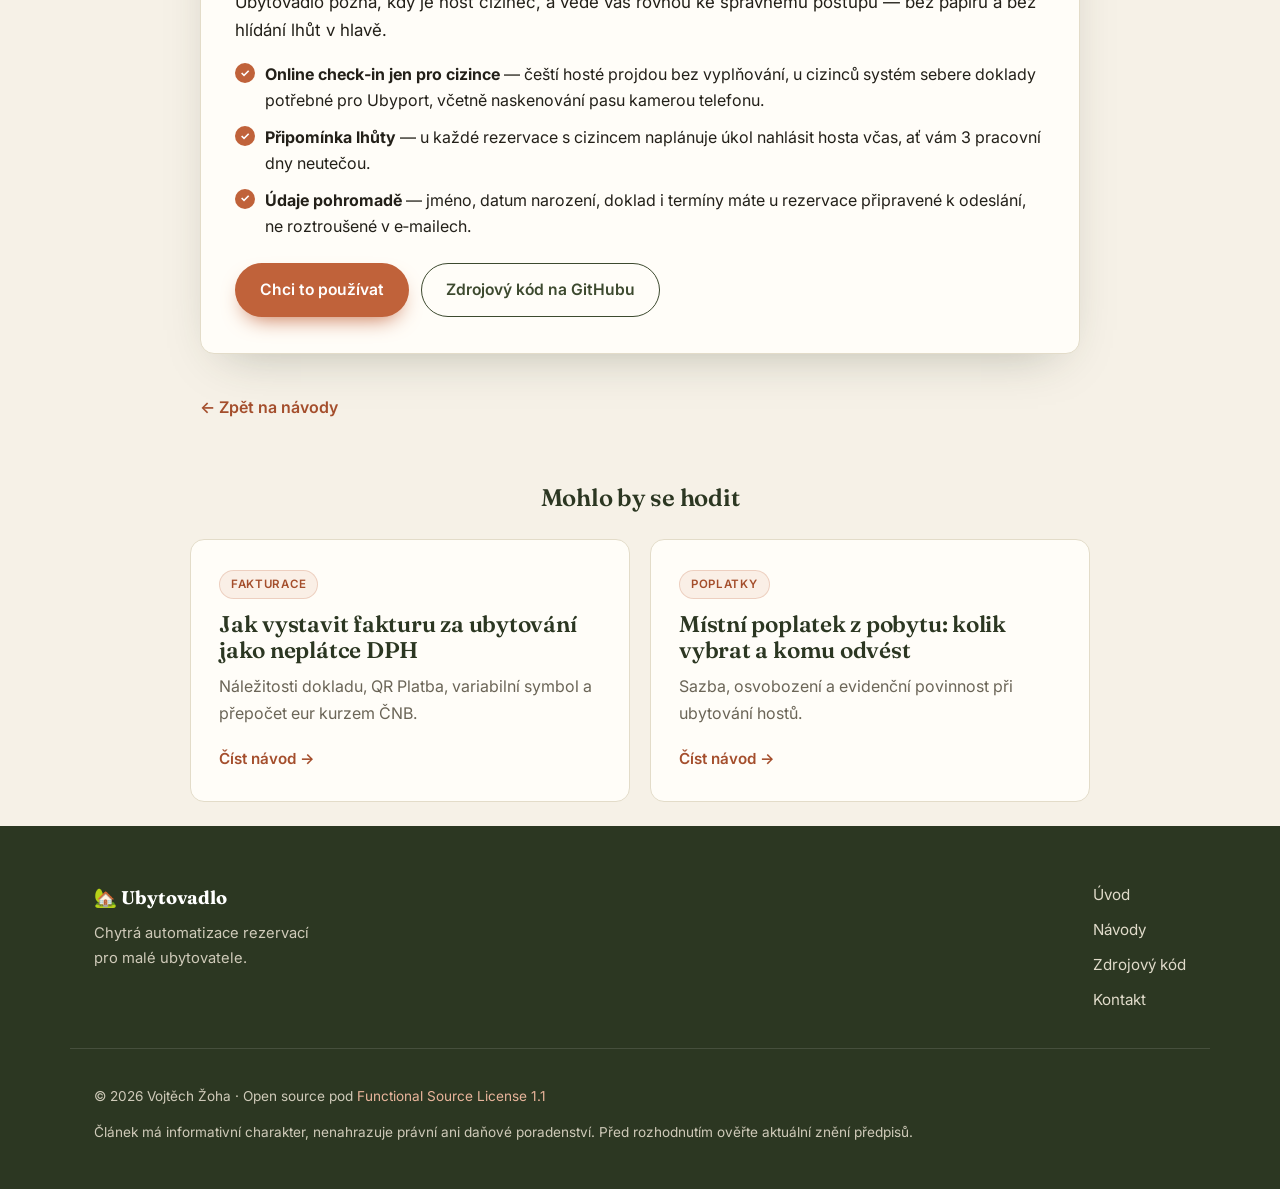
<file: navody/ubyport-hlaseni-cizincu/index.html>
<!DOCTYPE html>
<html lang="cs">
<head>
<meta charset="utf-8">
<!-- Google tag (gtag.js) -->
<script async src="https://www.googletagmanager.com/gtag/js?id=G-YQBZF70LQS"></script>
<script>
  window.dataLayer = window.dataLayer || [];
  function gtag(){dataLayer.push(arguments);}
  gtag('js', new Date());
  gtag('config', 'G-YQBZF70LQS');
</script>
<meta name="viewport" content="width=device-width, initial-scale=1">
<title>Ubyport: jak nahlásit ubytovaného cizince (návod 2026) | Ubytovadlo</title>
<meta name="description" content="Ubytovatel musí oznámit ubytování cizince cizinecké policii do 3 pracovních dnů. Návod, koho a jak hlásit přes Ubyport, co je domovní kniha, jaké údaje sbírat a jaká hrozí pokuta.">
<meta property="og:title" content="Ubyport: jak nahlásit ubytovaného cizince (návod 2026)">
<meta property="og:description" content="Koho, do kdy a jak hlásit cizinecké policii. Domovní kniha, potřebné údaje, pokuty a jak celé oznámení zvládnout rychle.">
<meta property="og:type" content="article">
<meta property="og:locale" content="cs_CZ">
<meta property="og:image" content="https://www.ubytovadlo.cz/assets/screenshot-checkin.png">
<meta name="theme-color" content="#3d4a2f">
<link rel="preconnect" href="https://fonts.googleapis.com">
<link rel="preconnect" href="https://fonts.gstatic.com" crossorigin>
<link href="https://fonts.googleapis.com/css2?family=Fraunces:opsz,wght@9..144,500;9..144,600;9..144,700&family=Inter:wght@400;500;600&display=swap" rel="stylesheet">
<link rel="stylesheet" href="/assets/style.css">
<link rel="canonical" href="https://www.ubytovadlo.cz/navody/ubyport-hlaseni-cizincu/">
<script type="application/ld+json">
{
  "@context": "https://schema.org",
  "@graph": [
    {
      "@type": "Article",
      "@id": "https://www.ubytovadlo.cz/navody/ubyport-hlaseni-cizincu/#article",
      "headline": "Ubyport: jak nahlásit ubytovaného cizince a nedostat pokutu",
      "description": "Ubytovatel musí ubytování cizince oznámit cizinecké policii do 3 pracovních dnů. Kdo, co a jak přes Ubyport, domovní kniha, potřebné údaje a pokuty.",
      "inLanguage": "cs-CZ",
      "datePublished": "2026-07-10",
      "dateModified": "2026-07-10",
      "image": "https://www.ubytovadlo.cz/assets/screenshot-checkin.png",
      "articleSection": "Cizinci",
      "author": { "@id": "https://www.ubytovadlo.cz/#author" },
      "publisher": { "@id": "https://www.ubytovadlo.cz/#author" },
      "mainEntityOfPage": "https://www.ubytovadlo.cz/navody/ubyport-hlaseni-cizincu/",
      "about": [
        { "@type": "Thing", "name": "Ubyport" },
        { "@type": "Thing", "name": "Hlášení cizinců" },
        { "@type": "Thing", "name": "Zákon o pobytu cizinců 326/1999 Sb." }
      ],
      "speakable": {
        "@type": "SpeakableSpecification",
        "cssSelector": [".answer"]
      }
    },
    {
      "@type": "BreadcrumbList",
      "itemListElement": [
        { "@type": "ListItem", "position": 1, "name": "Ubytovadlo", "item": "https://www.ubytovadlo.cz/" },
        { "@type": "ListItem", "position": 2, "name": "Návody", "item": "https://www.ubytovadlo.cz/navody/" },
        { "@type": "ListItem", "position": 3, "name": "Ubyport: hlášení cizinců", "item": "https://www.ubytovadlo.cz/navody/ubyport-hlaseni-cizincu/" }
      ]
    },
    {
      "@type": "FAQPage",
      "inLanguage": "cs-CZ",
      "mainEntity": [
        {
          "@type": "Question",
          "name": "Ubytovávám přes Airbnb nebo Booking, musím hlásit hosty na cizineckou policii?",
          "acceptedAnswer": {
            "@type": "Answer",
            "text": "Ano. Kdo poskytuje ubytování za úhradu, je ubytovatelem podle zákona o pobytu cizinců a oznamovací povinnost má bez ohledu na to, přes jaký kanál rezervaci získal. Airbnb ani Booking.com hlášení za ubytovatele neřeší."
          }
        },
        {
          "@type": "Question",
          "name": "Do kdy musí ubytovatel nahlásit cizince?",
          "acceptedAnswer": {
            "@type": "Answer",
            "text": "Ubytovatel musí ubytování cizince oznámit odboru cizinecké policie do 3 pracovních dnů od ubytování. Nejsnáz elektronicky přes systém Ubyport."
          }
        },
        {
          "@type": "Question",
          "name": "Musím hlásit i občany Evropské unie?",
          "acceptedAnswer": {
            "@type": "Answer",
            "text": "Ano. Oznamovací povinnost se vztahuje na všechny cizince bez ohledu na státní příslušnost, tedy i na občany EU a jejich rodinné příslušníky. Cizincem se rozumí každý, kdo není občanem České republiky."
          }
        },
        {
          "@type": "Question",
          "name": "Co je domovní kniha a jak dlouho ji uchovávat?",
          "acceptedAnswer": {
            "@type": "Answer",
            "text": "Domovní kniha je evidence ubytovaných cizinců, kterou ubytovatel vede a uchovává po dobu 6 let od posledního zápisu. Může být i v elektronické podobě."
          }
        },
        {
          "@type": "Question",
          "name": "Jaká hrozí pokuta za nenahlášení cizince?",
          "acceptedAnswer": {
            "@type": "Answer",
            "text": "Nesplnění oznamovací povinnosti nebo nevedení domovní knihy je přestupek, za který může cizinecká policie uložit pokutu až 50 000 Kč."
          }
        }
      ]
    }
  ]
}
</script>
</head>
<body>

<header class="nav">
  <div class="wrap nav-inner">
    <a class="brand" href="/"><span class="brand-mark">🏡</span> Ubytovadlo</a>
    <button class="nav-toggle" type="button" aria-label="Otevřít menu" aria-controls="nav-menu" aria-expanded="false"><span></span><span></span><span></span></button>
    <nav class="nav-links" id="nav-menu">
      <a href="/#co-umi">Co umí</a>
      <a href="/#pro-koho">Pro koho</a>
      <a href="/navody/">Návody</a>
      <a href="/#pouzivat">Chci to používat</a>
      <a class="nav-cta" href="https://github.com/vzoha/ubytovadlo">GitHub ↗</a>
    </nav>
  </div>
</header>

<main>

<article>
  <header class="article-head">
    <div class="wrap article-head-inner">
      <p class="crumbs"><a href="/navody/">Návody</a> · Cizinci</p>
      <h1>Ubyport: jak nahlásit ubytovaného cizince a nedostat pokutu</h1>
      <div class="article-meta">
        <span>10.&nbsp;7.&nbsp;2026</span><span class="dot"></span>
        <span>7 min čtení</span><span class="dot"></span>
        <span>Vojtěch Žoha</span>
      </div>
    </div>
  </header>

  <div class="wrap">
    <aside class="answer">
      <p class="answer-label">Rychlá odpověď</p>
      <p>Ubytujete-li cizince, musíte to <strong>do 3 pracovních dnů</strong> oznámit cizinecké policii. Nejrychleji elektronicky přes <strong>Ubyport</strong>. Povinnost platí pro <strong>každého</strong> cizince včetně občanů EU. Zároveň vedete <strong>domovní knihu</strong> a uchováváte ji 6 let. Za nesplnění hrozí pokuta až 50&nbsp;000&nbsp;Kč.</p>
    </aside>
  </div>

  <div class="wrap">
    <div class="prose">

      <p>Jakmile jako ubytovatel — provozovatel apartmánu, chalupy nebo penzionu — ubytujete cizince, vzniká vám ze zákona povinnost tuto skutečnost oznámit cizinecké policii. Není to volitelné a netýká se to jen turistů ze vzdálených zemí. Tady je, co přesně musíte udělat.</p>

      <p>Spousta malých ubytovatelů, hlavně těch, kdo pronajímají přes Airbnb nebo Booking.com, o&nbsp;téhle povinnosti buď neví, nebo ji tiše neřeší — dokud nepřijde kontrola. Přitom jde o&nbsp;pár minut práce u&nbsp;každého pobytu. Pokud si nejste jistí, jestli se to týká i&nbsp;vás, čtěte dál: <strong>ve&nbsp;většině případů ano</strong>.</p>

      <h2>Kdo má oznamovací povinnost</h2>
      <p>Povinnost má <strong>ubytovatel</strong> — tedy každý, kdo poskytuje ubytování za úhradu nebo ubytuje více než 5 cizinců (s výjimkou blízkých příbuzných). Pro provozovatele apartmánu na Booking.com nebo Airbnb to platí vždy. Vyplývá to ze <strong>zákona č. 326/1999 Sb., o pobytu cizinců na území České republiky</strong>.</p>

      <div class="note">
        <strong>Kdo je „cizinec".</strong> Zákon jím rozumí každého, kdo není státním občanem České republiky. Patří sem i&nbsp;Slováci, Němci, Poláci a další občané EU. Rozhodně tedy nejde jen o&nbsp;lidi ze třetích zemí.
      </div>

      <h2>Do kdy a jak hlásit</h2>
      <p>Ubytování cizince musíte oznámit <strong>do 3 pracovních dnů</strong> od okamžiku ubytování. Máte tři cesty:</p>
      <ul>
        <li><strong>Ubyport</strong> — online systém Policie ČR pro elektronické hlášení. Jednou se zaregistrujete a pak nahlašujete přes web nebo přímým odesláním datové věty. Pro opakované hlášení je nejpohodlnější.</li>
        <li><strong>Přihlašovací tiskopis</strong> — papírový formulář, který doručíte na příslušné pracoviště cizinecké policie.</li>
        <li><strong>Datová schránka / e‑mail</strong> podle možností konkrétního pracoviště.</li>
      </ul>
      <p>U opakovaného provozu se vyplatí Ubyport. Papírové tiskopisy dávají smysl leda pro jednorázové ubytování.</p>

      <h2>Jaké údaje o hostovi potřebujete</h2>
      <p>Do oznámení i do domovní knihy patří tyto údaje o ubytovaném cizinci:</p>
      <ul>
        <li>jméno a příjmení,</li>
        <li>datum narození,</li>
        <li>státní občanství,</li>
        <li>číslo cestovního dokladu (pasu, u občanů EU stačí průkaz totožnosti),</li>
        <li>počátek a konec ubytování,</li>
        <li>adresa místa pobytu (adresa ubytování),</li>
        <li>u vybraných pobytů též účel pobytu a číslo víza.</li>
      </ul>
      <p>Údaje si od hosta ověřte podle dokladu totožnosti při příjezdu — jinak se snadno stane, že v hlášení bude překlep, který znamená chybu v evidenci.</p>

      <h2>Domovní kniha</h2>
      <p>Vedle oznámení máte povinnost vést <strong>domovní knihu</strong> — evidenci ubytovaných cizinců. Může být papírová i&nbsp;elektronická. Zapisujete do ní stejné údaje jako do oznámení a knihu <strong>uchováváte po dobu 6 let</strong> od posledního zápisu. Cizinecká policie do ní může při kontrole nahlédnout.</p>

      <h2>Jaké hrozí pokuty</h2>
      <p>Nesplnění oznamovací povinnosti, nevedení domovní knihy nebo její nepředložení ke kontrole je <strong>přestupek</strong>. Cizinecká policie za něj může uložit pokutu <strong>až 50&nbsp;000&nbsp;Kč</strong>. Pro malého ubytovatele je to nepříjemná částka za něco, co je jinak otázkou několika minut.</p>

      <h2>Nejčastější chyby</h2>
      <ul>
        <li><strong>„EU občany hlásit nemusím."</strong> Musíte — hlásí se všichni cizinci.</li>
        <li><strong>Nahlášení po termínu.</strong> Tři pracovní dny utečou rychle, hlaste hned po příjezdu.</li>
        <li><strong>Chybějící domovní kniha.</strong> Samotné odeslání do Ubyportu nenahrazuje povinnost vést evidenci.</li>
        <li><strong>Opsané údaje z rezervace.</strong> Booking ani Airbnb vám nedají číslo dokladu ani přesné datum narození — ty získáte jen od hosta na místě.</li>
      </ul>

      <div class="faq-list">
        <details class="faq-item" open>
          <summary>Ubytovávám přes Airbnb nebo Booking — musím hlásit hosty?</summary>
          <p>Ano. Kdo poskytuje ubytování za&nbsp;úhradu, je ubytovatelem podle zákona a&nbsp;oznamovací povinnost má bez ohledu na&nbsp;to, přes jaký kanál rezervaci získal. Platforma za&nbsp;vás hlášení neřeší — je to na&nbsp;vás.</p>
        </details>
        <details class="faq-item">
          <summary>Musím hlásit i občany EU?</summary>
          <p>Ano. Oznamovací povinnost se vztahuje na všechny cizince bez ohledu na státní příslušnost — tedy i&nbsp;na Slováky, Němce a další občany EU.</p>
        </details>
        <details class="faq-item">
          <summary>Stačí odeslat do Ubyportu, nebo musím i&nbsp;domovní knihu?</summary>
          <p>Potřebujete obojí. Ubyport je způsob oznámení policii, domovní kniha je vaše evidence, kterou uchováváte 6 let a předkládáte při kontrole.</p>
        </details>
        <details class="faq-item">
          <summary>Kde údaje o&nbsp;hostovi z&nbsp;Bookingu nebo Airbnb vezmu?</summary>
          <p>Nikde automaticky — číslo dokladu ani datum narození platformy neposílají. Sbírají se od hosta při příjezdu, ideálně formou online check‑inu.</p>
        </details>
      </div>

    </div>
  </div>

  <div class="wrap">
    <section class="solves">
      <p class="eyebrow">Jak to řeší Ubytovadlo</p>
      <h2>Hlášení cizinců na pár kliknutí</h2>
      <p>Ubytovadlo pozná, kdy je host cizinec, a vede vás rovnou ke správnému postupu — bez papírů a bez hlídání lhůt v hlavě.</p>
      <ul>
        <li><strong>Online check‑in jen pro cizince</strong> — čeští hosté projdou bez vyplňování, u&nbsp;cizinců systém sebere doklady potřebné pro Ubyport, včetně naskenování pasu kamerou telefonu.</li>
        <li><strong>Připomínka lhůty</strong> — u&nbsp;každé rezervace s&nbsp;cizincem naplánuje úkol nahlásit hosta včas, ať vám 3&nbsp;pracovní dny neutečou.</li>
        <li><strong>Údaje pohromadě</strong> — jméno, datum narození, doklad i&nbsp;termíny máte u&nbsp;rezervace připravené k&nbsp;odeslání, ne roztroušené v&nbsp;e‑mailech.</li>
      </ul>
      <div class="solves-actions">
        <a class="btn btn-primary" href="/#pouzivat">Chci to používat</a>
        <a class="btn btn-ghost" href="https://github.com/vzoha/ubytovadlo">Zdrojový kód na GitHubu</a>
      </div>
    </section>
  </div>

  <div class="wrap">
    <p class="article-back"><a href="/navody/">← Zpět na návody</a></p>
  </div>
</article>

<section class="related">
  <div class="wrap">
    <h2>Mohlo by se hodit</h2>
    <div class="related-grid">
      <a class="post-card" href="/navody/faktura-ubytovani-neplatce-dph/">
        <div class="post-meta"><span class="tag">Fakturace</span></div>
        <h2>Jak vystavit fakturu za ubytování jako neplátce DPH</h2>
        <p>Náležitosti dokladu, QR Platba, variabilní symbol a přepočet eur kurzem ČNB.</p>
        <span class="post-more">Číst návod →</span>
      </a>
      <a class="post-card" href="/navody/mistni-poplatek-z-pobytu/">
        <div class="post-meta"><span class="tag">Poplatky</span></div>
        <h2>Místní poplatek z pobytu: kolik vybrat a komu odvést</h2>
        <p>Sazba, osvobození a evidenční povinnost při ubytování hostů.</p>
        <span class="post-more">Číst návod →</span>
      </a>
    </div>
  </div>
</section>

</main>

<footer class="footer">
  <div class="wrap footer-inner">
    <div class="footer-brand">
      <span class="brand-mark">🏡</span> <strong>Ubytovadlo</strong>
      <p>Chytrá automatizace rezervací pro&nbsp;malé ubytovatele.</p>
    </div>
    <nav class="footer-links">
      <a href="/">Úvod</a>
      <a href="/navody/">Návody</a>
      <a href="https://github.com/vzoha/ubytovadlo">Zdrojový kód</a>
      <a href="mailto:vzoha@volny.cz">Kontakt</a>
    </nav>
  </div>
  <div class="wrap footer-legal">
    <p>© 2026 Vojtěch Žoha · Open source pod <a href="https://github.com/vzoha/ubytovadlo/blob/main/LICENSE.md">Functional Source License 1.1</a></p>
    <p style="margin-top:10px">Článek má informativní charakter, nenahrazuje právní ani daňové poradenství. Před rozhodnutím ověřte aktuální znění předpisů.</p>
  </div>
</footer>

<script>
  document.addEventListener('click', function (e) {
    var a = e.target.closest('a[href*="github.com"]');
    if (a && typeof gtag === 'function') {
      gtag('event', 'github_click', { link_url: a.href });
    }
  });
</script>
<script src="/assets/nav.js" defer></script>
</body>
</html>
</file>
<file: assets/style.css>
/* Ubytovadlo — landing
   Paleta laděná k venkovu/statku: olivová, terakota, krémová.
   Display serif (Fraunces) pro nadpisy, Inter pro text. */

:root {
  --olive:      #3d4a2f;
  --olive-deep: #2c3722;
  --terra:      #c0623a;
  --terra-deep: #a44e2c;
  --cream:      #f6f1e7;
  --cream-card: #fffdf8;
  --ink:        #232019;
  --muted:      #6b6557;
  --line:       #e3dcc9;
  --radius:     14px;
  --maxw:       1140px;
  --shadow:     0 18px 50px -24px rgba(44, 55, 34, .35);
}

* { box-sizing: border-box; }

html { scroll-behavior: smooth; scroll-padding-top: 82px; }

body {
  margin: 0;
  font-family: "Inter", system-ui, -apple-system, "Segoe UI", sans-serif;
  color: var(--ink);
  background: var(--cream);
  line-height: 1.65;
  -webkit-font-smoothing: antialiased;
}

.wrap { width: 100%; max-width: var(--maxw); margin-inline: auto; padding-inline: 24px; }

h1, h2, h3 { font-family: "Fraunces", Georgia, serif; line-height: 1.1; font-weight: 600; letter-spacing: -0.01em; }

a { color: var(--terra-deep); text-decoration: none; }
a:hover { text-decoration: underline; }

img { max-width: 100%; height: auto; display: block; }

.sr-only {
  position: absolute; width: 1px; height: 1px; padding: 0; margin: -1px;
  overflow: hidden; clip: rect(0,0,0,0); white-space: nowrap; border: 0;
}

/* ---------- buttons ---------- */
.btn {
  display: inline-block; padding: 13px 24px; border-radius: 999px;
  font-weight: 600; font-size: .98rem; cursor: pointer; border: 1.5px solid transparent;
  transition: transform .12s ease, box-shadow .12s ease, background .12s ease;
}
.btn:hover { text-decoration: none; transform: translateY(-1px); }
.btn-primary { background: var(--terra); color: #fff; box-shadow: 0 10px 22px -10px var(--terra); }
.btn-primary:hover { background: var(--terra-deep); color: #fff; }
.btn-ghost { background: transparent; color: var(--olive); border-color: var(--olive); }
.btn-ghost:hover { background: var(--olive); color: var(--cream); }

/* ---------- nav ---------- */
.nav {
  position: sticky; top: 0; z-index: 50;
  background: rgba(246, 241, 231, .85); backdrop-filter: blur(10px);
  border-bottom: 1px solid var(--line);
}
.nav-inner { display: flex; align-items: center; justify-content: space-between; height: 66px; }
.brand { font-family: "Fraunces", serif; font-weight: 700; font-size: 1.3rem; color: var(--olive-deep); }
.brand:hover { text-decoration: none; }
.brand-mark { font-size: 1.15em; }
.nav-links { display: flex; align-items: center; gap: 28px; }
.nav-links a { color: var(--ink); font-weight: 500; font-size: .96rem; }
.nav-links a:hover { color: var(--terra-deep); text-decoration: none; }
.nav-cta {
  border: 1.5px solid var(--olive); padding: 8px 16px; border-radius: 999px; color: var(--olive) !important;
}
.nav-cta:hover { background: var(--olive); color: var(--cream) !important; }
.nav-toggle {
  display: none; flex-direction: column; justify-content: center; gap: 5px;
  width: 44px; height: 40px; padding: 0 9px;
  background: transparent; border: 1.5px solid var(--olive); border-radius: 10px; cursor: pointer;
}
.nav-toggle span { display: block; height: 2px; background: var(--olive); border-radius: 2px; transition: transform .2s ease, opacity .2s ease; }
.nav-toggle[aria-expanded="true"] span:nth-child(1) { transform: translateY(7px) rotate(45deg); }
.nav-toggle[aria-expanded="true"] span:nth-child(2) { opacity: 0; }
.nav-toggle[aria-expanded="true"] span:nth-child(3) { transform: translateY(-7px) rotate(-45deg); }

/* ---------- hero ---------- */
.hero { padding: 72px 0 64px; background:
  radial-gradient(120% 90% at 85% -10%, rgba(192,98,58,.10), transparent 60%),
  radial-gradient(90% 80% at 5% 0%, rgba(61,74,47,.08), transparent 55%); }
.hero-grid { display: grid; grid-template-columns: 1.05fr 1fr; gap: 56px; align-items: center; }
.eyebrow { text-transform: uppercase; letter-spacing: .12em; font-size: .78rem; font-weight: 600; color: var(--terra-deep); margin: 0 0 14px; }
.hero h1 { font-size: clamp(2.3rem, 4.6vw, 3.5rem); margin: 0 0 20px; color: var(--olive-deep); }
.hero h1 em { font-style: italic; color: var(--terra); }
.lead { font-size: 1.15rem; color: var(--ink); margin: 0 0 28px; max-width: 38ch; }
.hero-actions { display: flex; flex-wrap: wrap; gap: 14px; margin-bottom: 18px; }
.hero-note { font-size: .85rem; color: var(--muted); margin: 0; }
.hero-shot img {
  border-radius: var(--radius); box-shadow: var(--shadow);
  border: 1px solid var(--line); rotate: .6deg;
}

/* ---------- story ---------- */
.story { padding: 72px 0; background: var(--olive-deep); color: #ece7d8; }
.story-inner { max-width: 760px; }
.story h2 { font-size: clamp(1.8rem, 3vw, 2.4rem); color: #fff; margin: 0 0 24px; }
.story p { font-size: 1.08rem; color: #d8d2c2; margin: 0 0 18px; }
.story strong { color: #fff; }
.story-sign { font-style: italic; color: #b9c0a4 !important; margin-top: 26px !important; }
.story-sign a { color: #e9b59c; }

/* ---------- section titles ---------- */
.section-title { font-size: clamp(1.8rem, 3vw, 2.4rem); color: var(--olive-deep); text-align: center; margin: 0 0 44px; }

/* ---------- features ---------- */
.features { padding: 80px 0; }
.feature-grid { display: grid; grid-template-columns: repeat(3, 1fr); gap: 22px; }
.card {
  background: var(--cream-card); border: 1px solid var(--line); border-radius: var(--radius);
  padding: 28px 26px; transition: transform .15s ease, box-shadow .15s ease;
}
.card:hover { transform: translateY(-3px); box-shadow: var(--shadow); }
.card h3 { font-size: 1.22rem; margin: 0 0 10px; color: var(--olive-deep); }
.card p { margin: 0; color: var(--muted); font-size: .98rem; }

/* ---------- gallery ---------- */
.gallery { padding: 80px 0; background: linear-gradient(180deg, transparent, rgba(61,74,47,.05)); }
.shot-grid { display: grid; grid-template-columns: repeat(2, 1fr); gap: 28px; align-items: start; }
.shot { margin: 0; }
.shot img { border-radius: var(--radius); border: 1px solid var(--line); box-shadow: var(--shadow); background: #fff; }
.shot figcaption { margin-top: 12px; text-align: center; font-size: .92rem; color: var(--muted); font-weight: 500; }

/* ---------- lightbox ---------- */
img.zoomable { cursor: zoom-in; }
.lightbox {
  display: none; position: fixed; inset: 0; z-index: 1000;
  background: rgba(20, 26, 14, .9);
  padding: 4vh 4vw; cursor: zoom-out;
  align-items: center; justify-content: center;
}
.lightbox.is-open { display: flex; }
.lightbox-stage {
  margin: 0; display: flex; flex-direction: column; align-items: center; gap: 16px;
  max-width: 100%; max-height: 92vh;
}
.lightbox-img {
  min-height: 0; max-width: 100%; flex: 0 1 auto; object-fit: contain;
  border-radius: var(--radius); box-shadow: 0 24px 70px -20px rgba(0, 0, 0, .6);
  background: #fff;
}
.lightbox-caption {
  flex: none; text-align: center; color: #ece7d8;
  font-size: .98rem; font-weight: 500; max-width: 60ch; padding: 0 8px;
}
.lightbox-close {
  position: fixed; top: 18px; right: 24px;
  width: 46px; height: 46px; padding: 0;
  font-size: 2rem; line-height: 1; color: #fff;
  background: rgba(255, 255, 255, .12); border: 0; border-radius: 50%;
  cursor: pointer; transition: background .15s ease;
}
.lightbox-close:hover { background: rgba(255, 255, 255, .25); }
.lightbox-nav {
  position: fixed; top: 50%; transform: translateY(-50%);
  width: 54px; height: 54px; padding: 0;
  font-size: 2.4rem; line-height: 1; color: #fff;
  background: rgba(255, 255, 255, .12); border: 0; border-radius: 50%;
  cursor: pointer; transition: background .15s ease;
}
.lightbox-nav:hover { background: rgba(255, 255, 255, .25); }
.lightbox-prev { left: 24px; }
.lightbox-next { right: 24px; }
@media (max-width: 560px) {
  .lightbox-prev { left: 10px; }
  .lightbox-next { right: 10px; }
  .lightbox-nav { width: 46px; height: 46px; font-size: 2rem; }
}

/* ---------- audience ---------- */
.audience { padding: 80px 0; }
.audience-inner { max-width: 760px; margin-inline: auto; text-align: center; }
.audience p { font-size: 1.12rem; color: var(--ink); }
.check-list { list-style: none; padding: 0; margin: 28px 0 0; display: grid; gap: 12px; text-align: left; max-width: 560px; margin-inline: auto; }
.check-list li { display: flex; align-items: flex-start; gap: 10px; color: var(--ink); }
.check-list li::before {
  content: "✓"; flex: 0 0 22px; margin-top: 1px;
  color: #fff; background: var(--terra); width: 22px; height: 22px; border-radius: 50%;
  display: grid; place-items: center; font-size: .75rem; font-weight: 700;
}

/* ---------- faq ---------- */
.faq { padding: 32px 0 80px; }
.faq-list { max-width: 760px; margin-inline: auto; display: grid; gap: 14px; }
.faq-item {
  background: var(--cream-card); border: 1px solid var(--line); border-radius: var(--radius);
  padding: 4px 24px;
}
.faq-item summary {
  font-family: "Fraunces", Georgia, serif; font-weight: 600; font-size: 1.12rem; color: var(--olive-deep);
  cursor: pointer; padding: 18px 0; list-style: none; position: relative; padding-right: 32px;
}
.faq-item summary::-webkit-details-marker { display: none; }
.faq-item summary::after {
  content: "+"; position: absolute; right: 0; top: 50%; transform: translateY(-50%);
  font-size: 1.5rem; color: var(--terra); font-weight: 400; line-height: 1;
}
.faq-item[open] summary::after { content: "−"; }
.faq-item p { margin: 0 0 18px; color: var(--muted); font-size: 1rem; }

/* ---------- cta cards ---------- */
.cta-section { padding: 80px 0; background: var(--olive-deep); }
.cta-section .section-title { color: #fff; }
.cta-grid { display: grid; grid-template-columns: repeat(3, 1fr); gap: 22px; }
.cta-card {
  background: var(--cream-card); border-radius: var(--radius); padding: 30px 26px;
  display: flex; flex-direction: column; border: 1px solid transparent;
}
.cta-card h3 { font-size: 1.28rem; margin: 0 0 12px; color: var(--olive-deep); }
.cta-card p { margin: 0 0 22px; color: var(--muted); flex: 1; }
.cta-card--accent { outline: 2px solid var(--terra); outline-offset: -2px; }

/* ---------- waitlist ---------- */
.waitlist { padding: 88px 0; }
.waitlist-inner { max-width: 620px; margin-inline: auto; text-align: center; }
.waitlist h2 { font-size: clamp(1.8rem, 3vw, 2.4rem); color: var(--olive-deep); margin: 0 0 12px; }
.waitlist-lead { color: var(--muted); font-size: 1.05rem; margin: 0 0 28px; }
.waitlist-form { display: grid; gap: 16px; }
.waitlist-form input[type=email] {
  width: 100%; padding: 15px 18px; font-size: 1rem; font-family: inherit;
  border: 1.5px solid var(--line); border-radius: 12px; background: #fff;
}
.waitlist-form input[type=email]:focus { outline: 2px solid var(--terra); border-color: var(--terra); }
.waitlist-form .btn { justify-self: center; }
.consent { display: flex; gap: 10px; text-align: left; font-size: .86rem; color: var(--muted); align-items: start; }
.consent input { margin-top: 4px; flex-shrink: 0; }
.waitlist-fallback { margin-top: 22px; color: var(--muted); font-size: .92rem; }

/* ---------- footer ---------- */
.footer { background: var(--olive-deep); color: #cfcab9; padding: 56px 0 32px; }
.footer-inner { display: flex; justify-content: space-between; gap: 32px; flex-wrap: wrap; align-items: start; }
.footer-brand strong { color: #fff; font-family: "Fraunces", serif; font-size: 1.15rem; }
.footer-brand p { margin: 8px 0 0; font-size: .92rem; max-width: 30ch; }
.footer-links { display: grid; gap: 10px; }
.footer-links a { color: #e0dbca; font-size: .95rem; }
.footer-legal { margin-top: 36px; padding-top: 22px; border-top: 1px solid rgba(255,255,255,.12); font-size: .85rem; }
.footer-legal a { color: #e9b59c; }

/* ========== BLOG ========== */

/* ---------- blog index ---------- */
.guides-hero { padding: 64px 0 40px; background:
  radial-gradient(120% 90% at 85% -10%, rgba(192,98,58,.10), transparent 60%),
  radial-gradient(90% 80% at 5% 0%, rgba(61,74,47,.08), transparent 55%); }
.guides-hero-inner { max-width: 760px; }
.guides-hero h1 { font-size: clamp(2.1rem, 4vw, 3rem); color: var(--olive-deep); margin: 8px 0 16px; }
.guides-hero .lead { max-width: 54ch; }

.post-grid { display: grid; grid-template-columns: repeat(2, 1fr); gap: 26px; padding-bottom: 88px; }
.post-card {
  background: var(--cream-card); border: 1px solid var(--line); border-radius: var(--radius);
  padding: 30px 28px; display: flex; flex-direction: column;
  transition: transform .15s ease, box-shadow .15s ease;
}
.post-card:hover { transform: translateY(-3px); box-shadow: var(--shadow); text-decoration: none; }
.post-card h2 { font-size: 1.42rem; color: var(--olive-deep); margin: 12px 0 10px; line-height: 1.15; }
.post-card p { margin: 0 0 20px; color: var(--muted); font-size: 1rem; flex: 1; }
.post-meta { display: flex; align-items: center; gap: 12px; font-size: .82rem; color: var(--muted); }
.post-more { color: var(--terra-deep); font-weight: 600; font-size: .95rem; }

.tag {
  display: inline-block; font-size: .72rem; font-weight: 600; letter-spacing: .06em;
  text-transform: uppercase; color: var(--terra-deep);
  background: rgba(192,98,58,.09); border: 1px solid rgba(192,98,58,.22);
  padding: 4px 11px; border-radius: 999px;
}

/* ---------- article ---------- */
.article-head { padding: 56px 0 8px; }
.article-head-inner { max-width: 880px; margin-inline: auto; }
.crumbs { font-size: .84rem; color: var(--muted); margin: 0 0 22px; }
.crumbs a { color: var(--muted); }
.crumbs a:hover { color: var(--terra-deep); }
.article-head h1 {
  font-size: clamp(2rem, 4vw, 2.9rem); color: var(--olive-deep);
  margin: 14px 0 18px; line-height: 1.08;
}
.article-meta { display: flex; flex-wrap: wrap; align-items: center; gap: 10px 16px; font-size: .88rem; color: var(--muted); }
.article-meta .dot { width: 3px; height: 3px; border-radius: 50%; background: var(--muted); opacity: .6; }

/* signature: quick-answer card (also the AI-citable summary) */
.answer {
  max-width: 880px; margin: 36px auto 8px; background: var(--olive-deep); color: #ece7d8;
  border-radius: var(--radius); padding: 30px 32px; box-shadow: var(--shadow);
  position: relative; overflow: hidden;
}
.answer::before {
  content: ""; position: absolute; left: 0; top: 0; bottom: 0; width: 5px; background: var(--terra);
}
.answer .answer-label {
  text-transform: uppercase; letter-spacing: .12em; font-size: .74rem; font-weight: 600;
  color: #e9b59c; margin: 0 0 10px;
}
.answer p { margin: 0; font-size: 1.14rem; line-height: 1.55; color: #f3efe2; }
.answer strong { color: #fff; }

/* article body prose */
.prose { max-width: 880px; margin: 0 auto; padding: 40px 0 24px; }
.prose h2 {
  font-size: clamp(1.5rem, 2.6vw, 1.9rem); color: var(--olive-deep);
  margin: 48px 0 16px; line-height: 1.15;
}
.prose h3 { font-size: 1.24rem; color: var(--olive-deep); margin: 32px 0 12px; }
.prose p { font-size: 1.08rem; color: var(--ink); margin: 0 0 18px; }
.prose ul, .prose ol { font-size: 1.08rem; color: var(--ink); margin: 0 0 20px; padding-left: 26px; }
.prose li { margin-bottom: 9px; }
.prose li::marker { color: var(--terra); }
.prose strong { color: var(--olive-deep); }
.prose a { text-decoration: underline; text-underline-offset: 2px; }

/* small paragraph/reference callout */
.note {
  background: var(--cream-card); border: 1px solid var(--line);
  border-left: 4px solid var(--terra); border-radius: 10px;
  padding: 16px 20px; margin: 24px 0; font-size: .98rem; color: var(--muted);
}
.note strong { color: var(--olive-deep); }

/* fact table */
.prose table { width: 100%; max-width: 100%; border-collapse: collapse; margin: 24px 0; font-size: .98rem; }
.prose th, .prose td { text-align: left; padding: 11px 14px; border-bottom: 1px solid var(--line); }
.prose thead th { color: var(--olive-deep); font-family: "Fraunces", serif; font-weight: 600; border-bottom: 2px solid var(--line); }
.table-scroll { overflow-x: auto; margin: 24px 0; }
.table-scroll table { margin: 0; }

/* in-article FAQ reuses .faq-list/.faq-item spacing */
.prose .faq-list { margin: 24px 0; }

/* end-of-article CTA — "jak to řeší Ubytovadlo" */
.solves {
  max-width: 880px; margin: 56px auto 0; background: var(--cream-card);
  border: 1px solid var(--line); border-radius: var(--radius); padding: 36px 34px;
  box-shadow: var(--shadow);
}
.solves .eyebrow { margin-bottom: 10px; }
.solves h2 { font-size: 1.6rem; color: var(--olive-deep); margin: 0 0 14px; }
.solves p { color: var(--ink); font-size: 1.06rem; margin: 0 0 16px; }
.solves ul { list-style: none; padding: 0; margin: 0 0 24px; display: grid; gap: 10px; }
.solves li { position: relative; padding-left: 30px; color: var(--ink); }
.solves li::before {
  content: "✓"; position: absolute; left: 0; top: 2px; color: #fff; background: var(--terra);
  width: 20px; height: 20px; border-radius: 50%; display: grid; place-items: center;
  font-size: .7rem; font-weight: 700;
}
.solves-actions { display: flex; flex-wrap: wrap; gap: 12px; }

/* related posts + article footer nav */
.related { padding: 64px 0 24px; }
.related > .wrap > h2 { font-size: 1.5rem; color: var(--olive-deep); text-align: center; margin: 0 0 28px; }
.related-grid { max-width: 900px; margin-inline: auto; display: grid; grid-template-columns: 1fr 1fr; gap: 20px; }
.article-back { max-width: 880px; margin: 40px auto 0; }
.article-back a { font-weight: 600; }

@media (max-width: 760px) {
  .post-grid, .related-grid { grid-template-columns: 1fr; }
  .answer, .solves { padding: 24px 22px; }
  .prose p, .prose ul, .prose ol { font-size: 1.04rem; }
}

/* ---------- responsive ---------- */
@media (max-width: 920px) {
  .hero-grid { grid-template-columns: 1fr; gap: 36px; }
  .hero-shot { order: -1; }
  .feature-grid, .cta-grid { grid-template-columns: 1fr 1fr; }
  .shot-grid { grid-template-columns: 1fr; }
}
@media (max-width: 620px) {
  .nav-toggle { display: inline-flex; }
  .nav-links {
    display: none; position: absolute; top: 66px; left: 0; right: 0;
    flex-direction: column; align-items: stretch; gap: 0;
    background: var(--cream); border-bottom: 1px solid var(--line);
    padding: 8px 0 14px; box-shadow: var(--shadow);
  }
  .nav-links.is-open { display: flex; }
  .nav-links a { padding: 13px 24px; font-size: 1.04rem; }
  .nav-links .nav-cta { margin: 10px 24px 0; text-align: center; border-radius: 999px; }
  .feature-grid, .cta-grid { grid-template-columns: 1fr; }
  .hero { padding: 48px 0; }
  .story, .features, .gallery, .audience, .cta-section, .waitlist { padding: 56px 0; }
}
</file>
